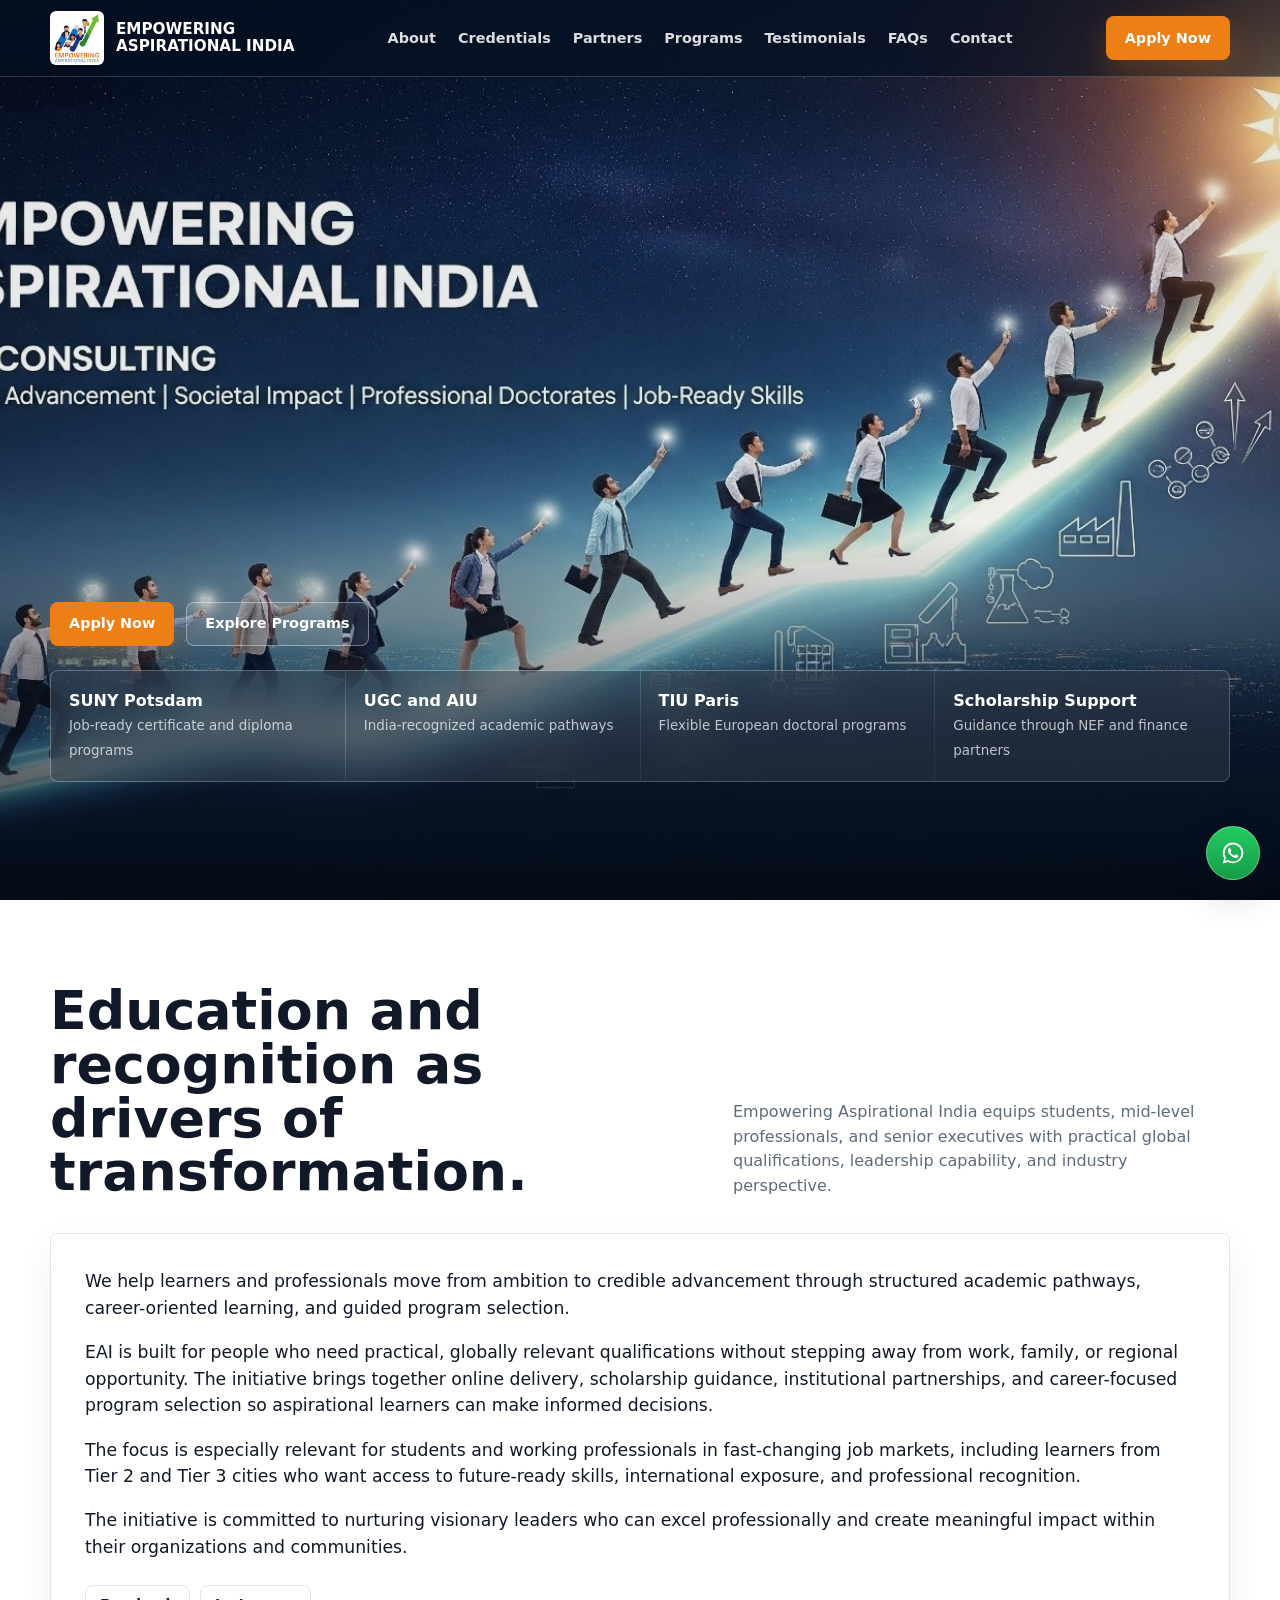
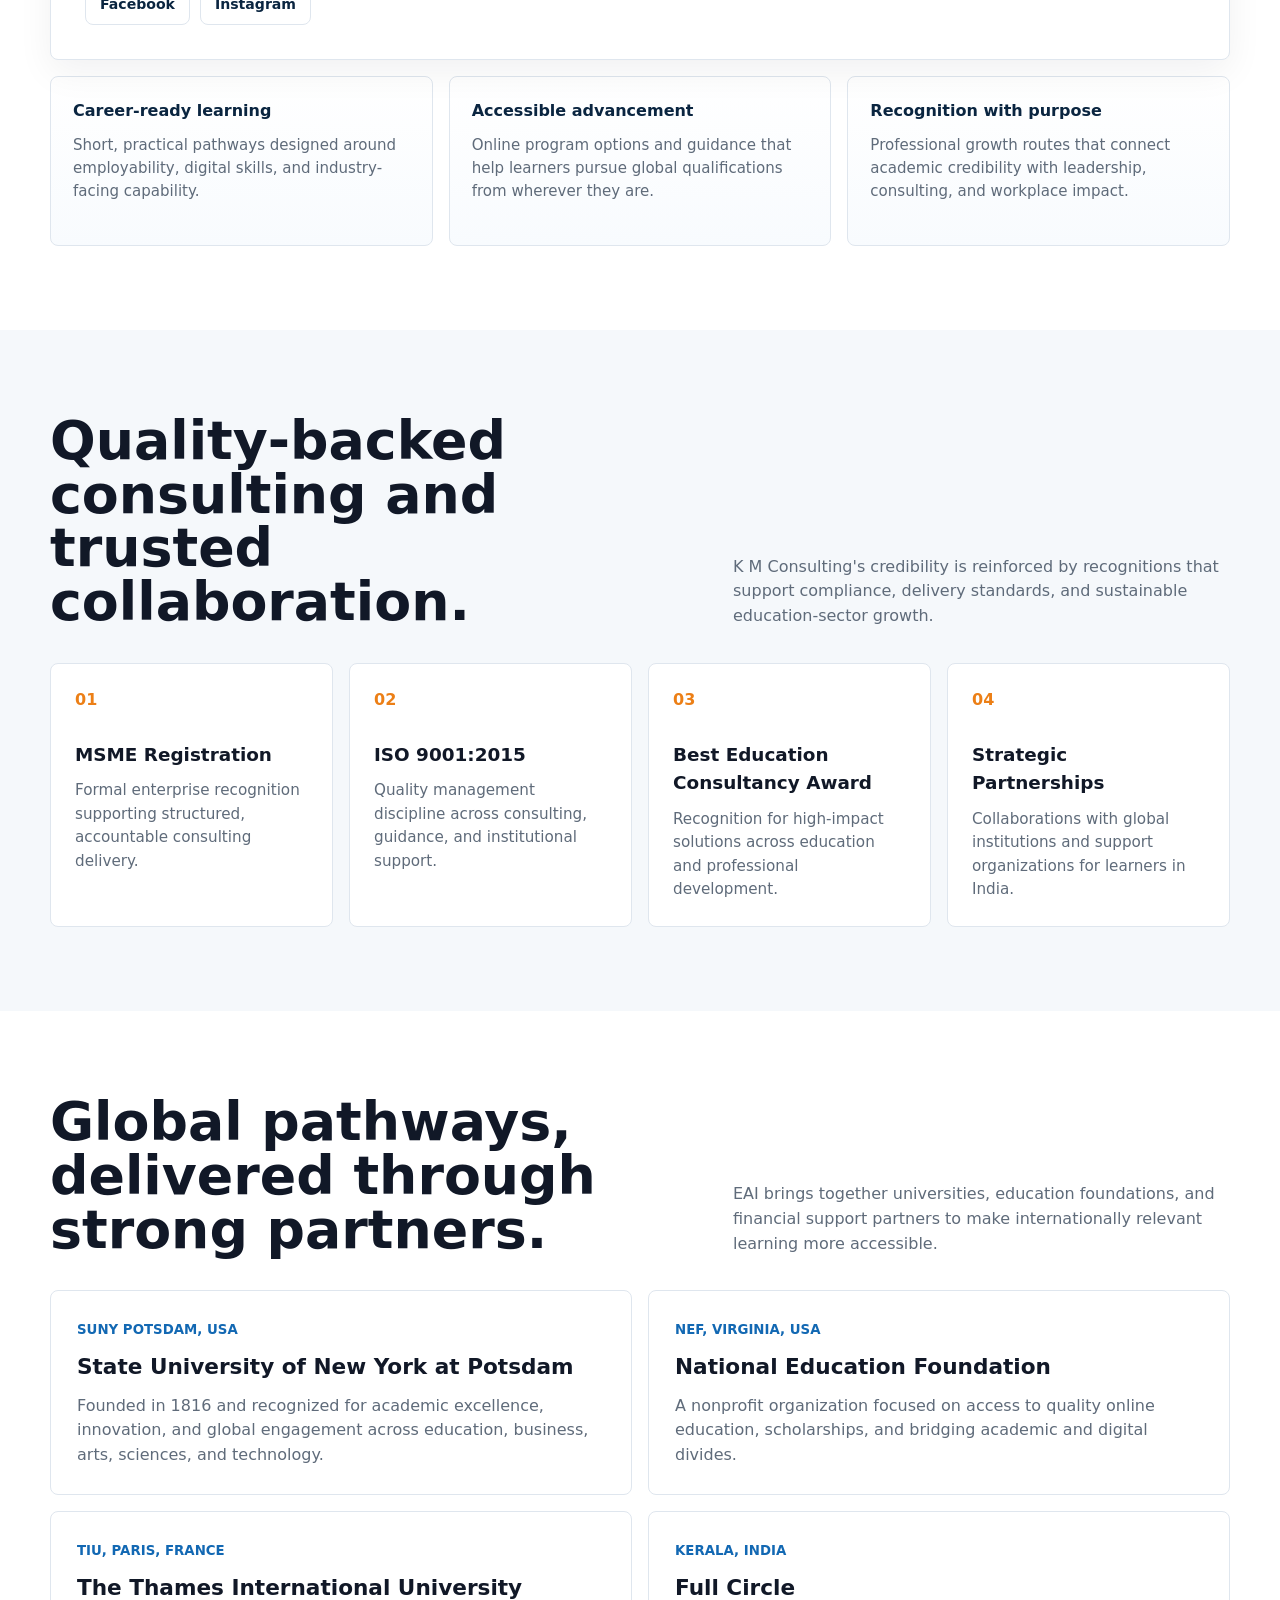
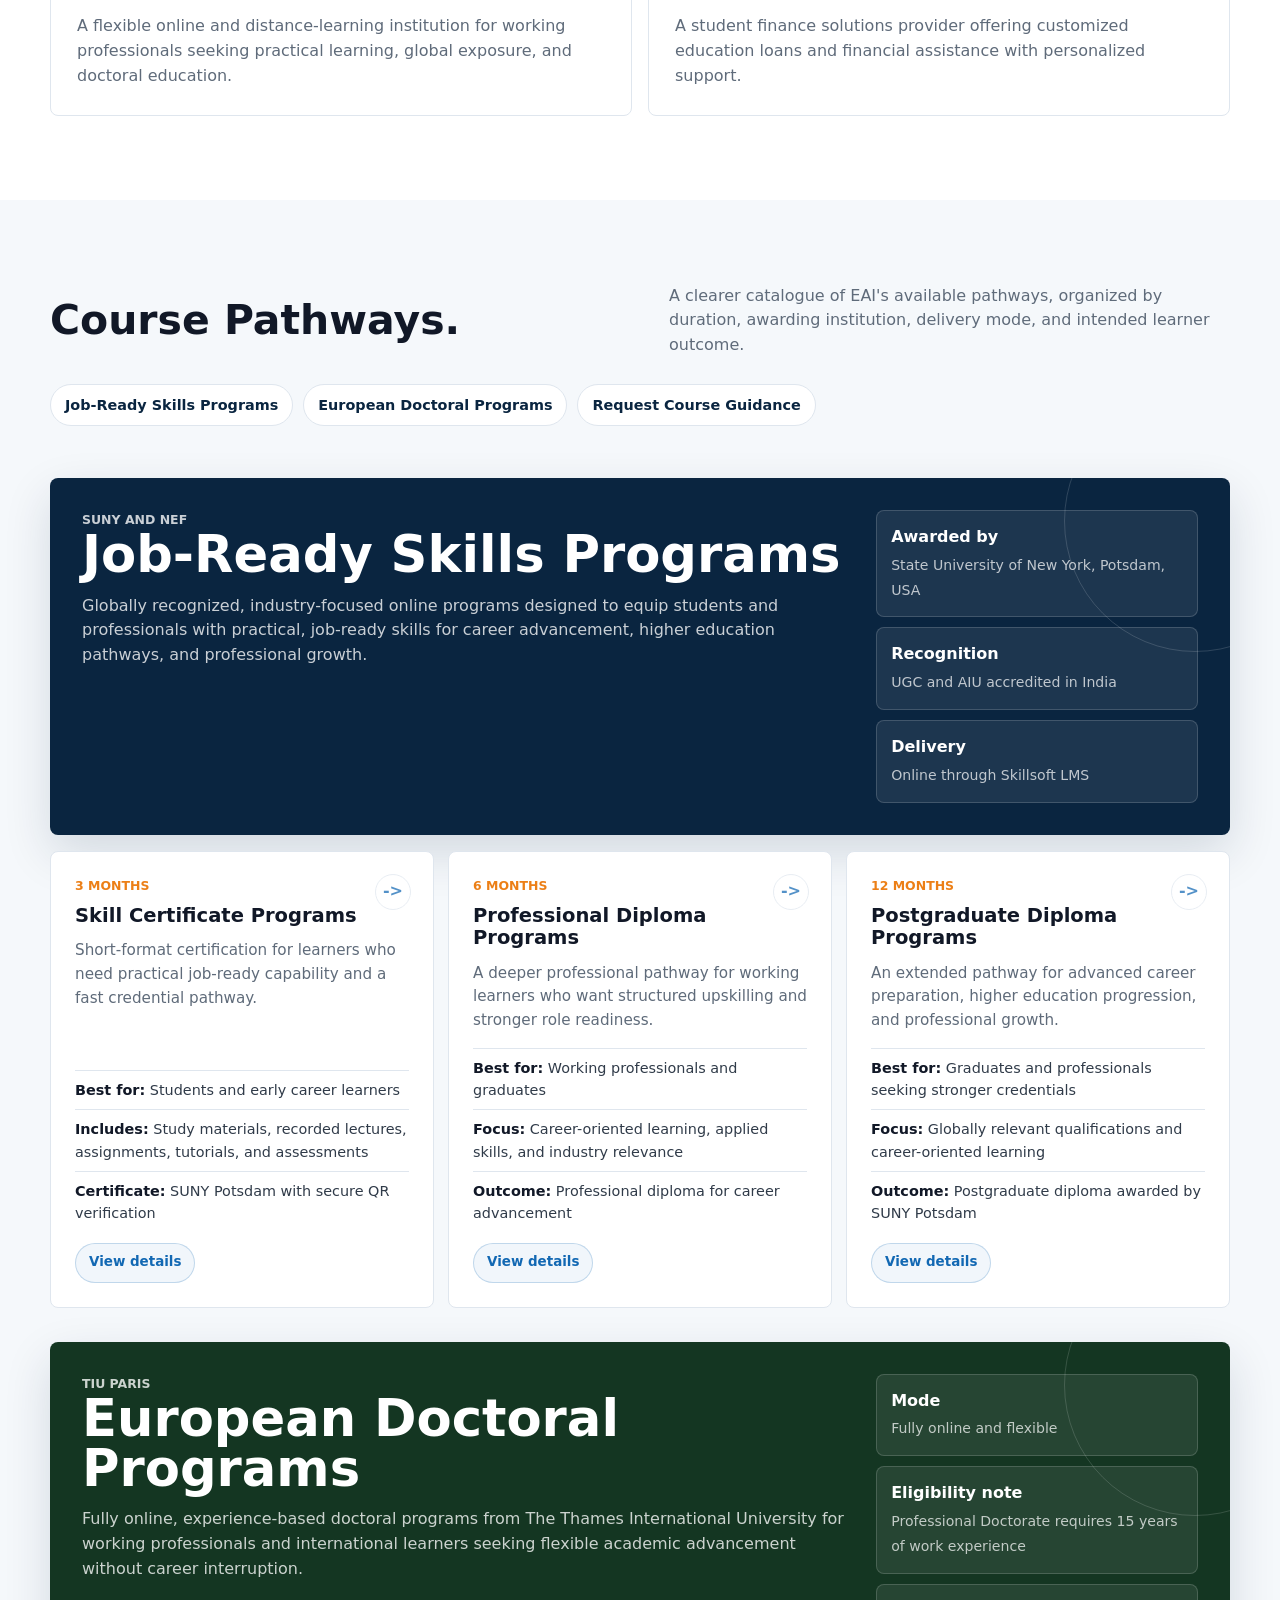
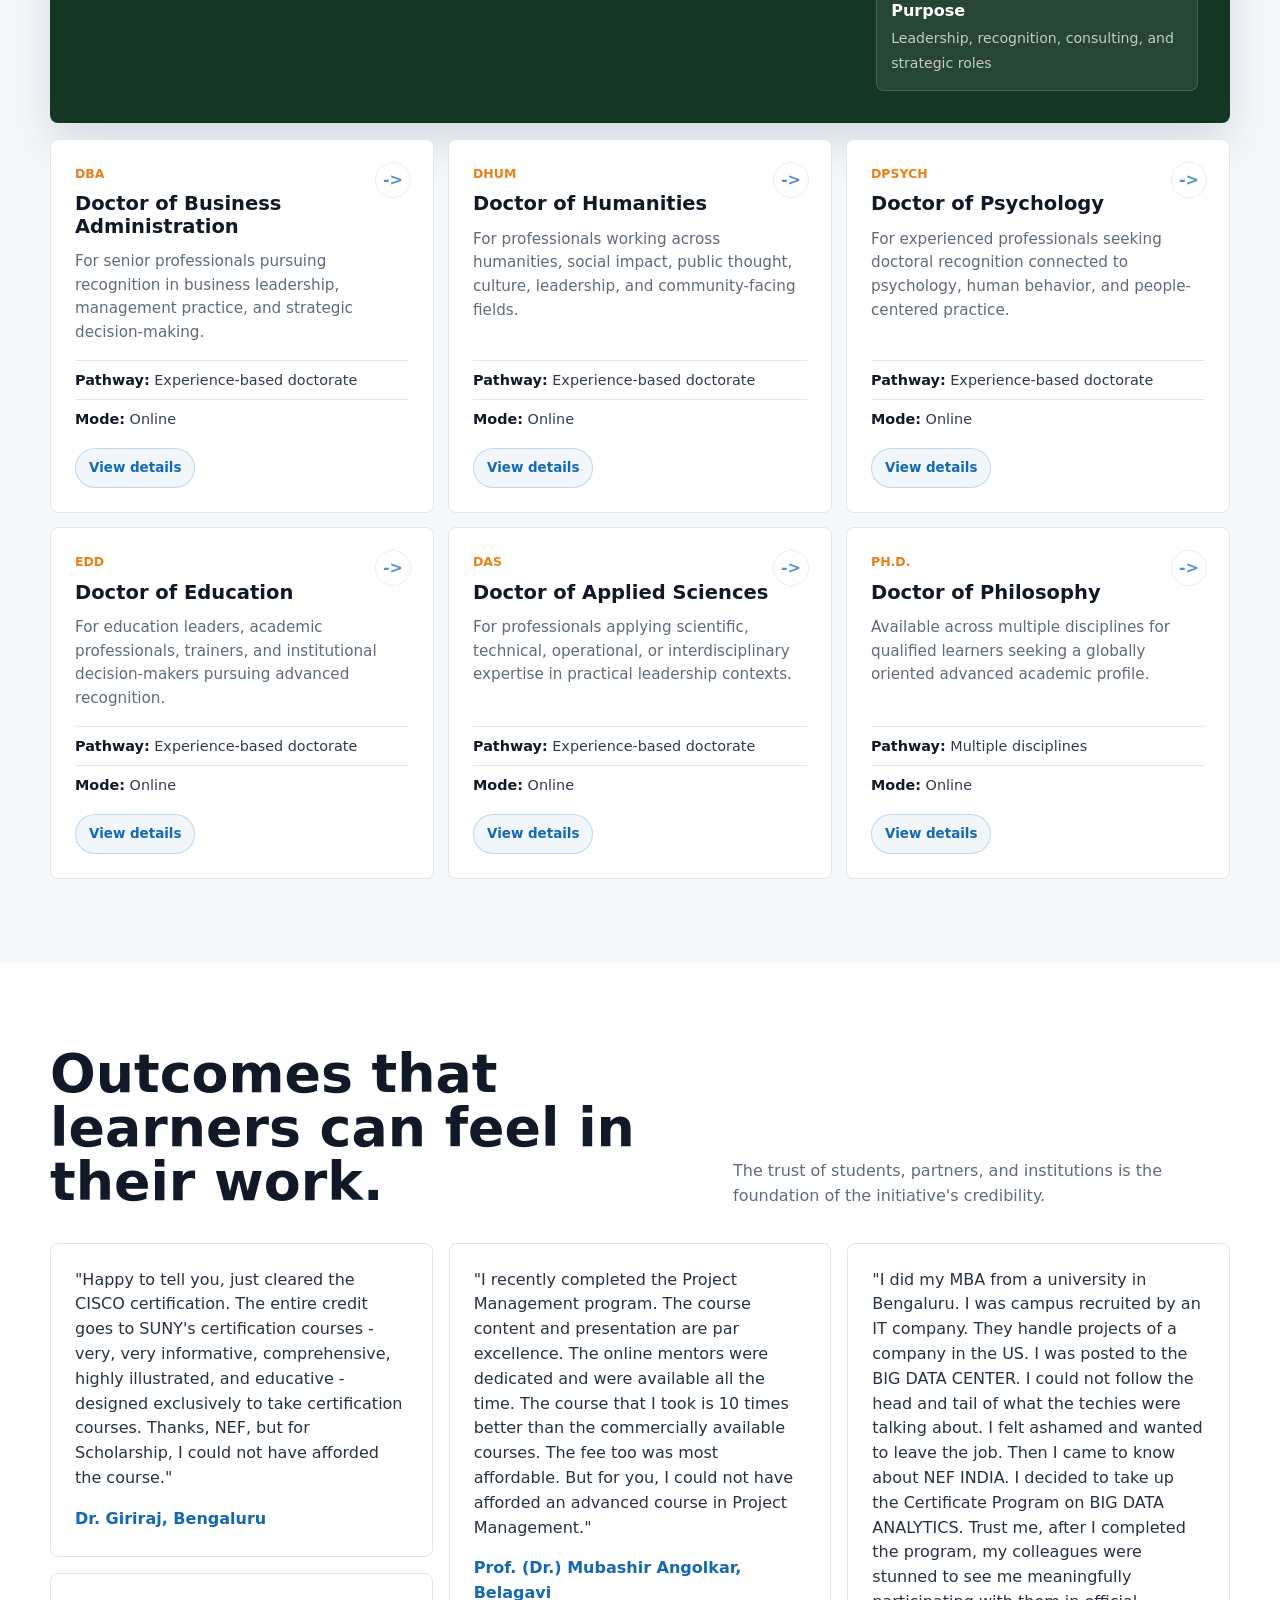
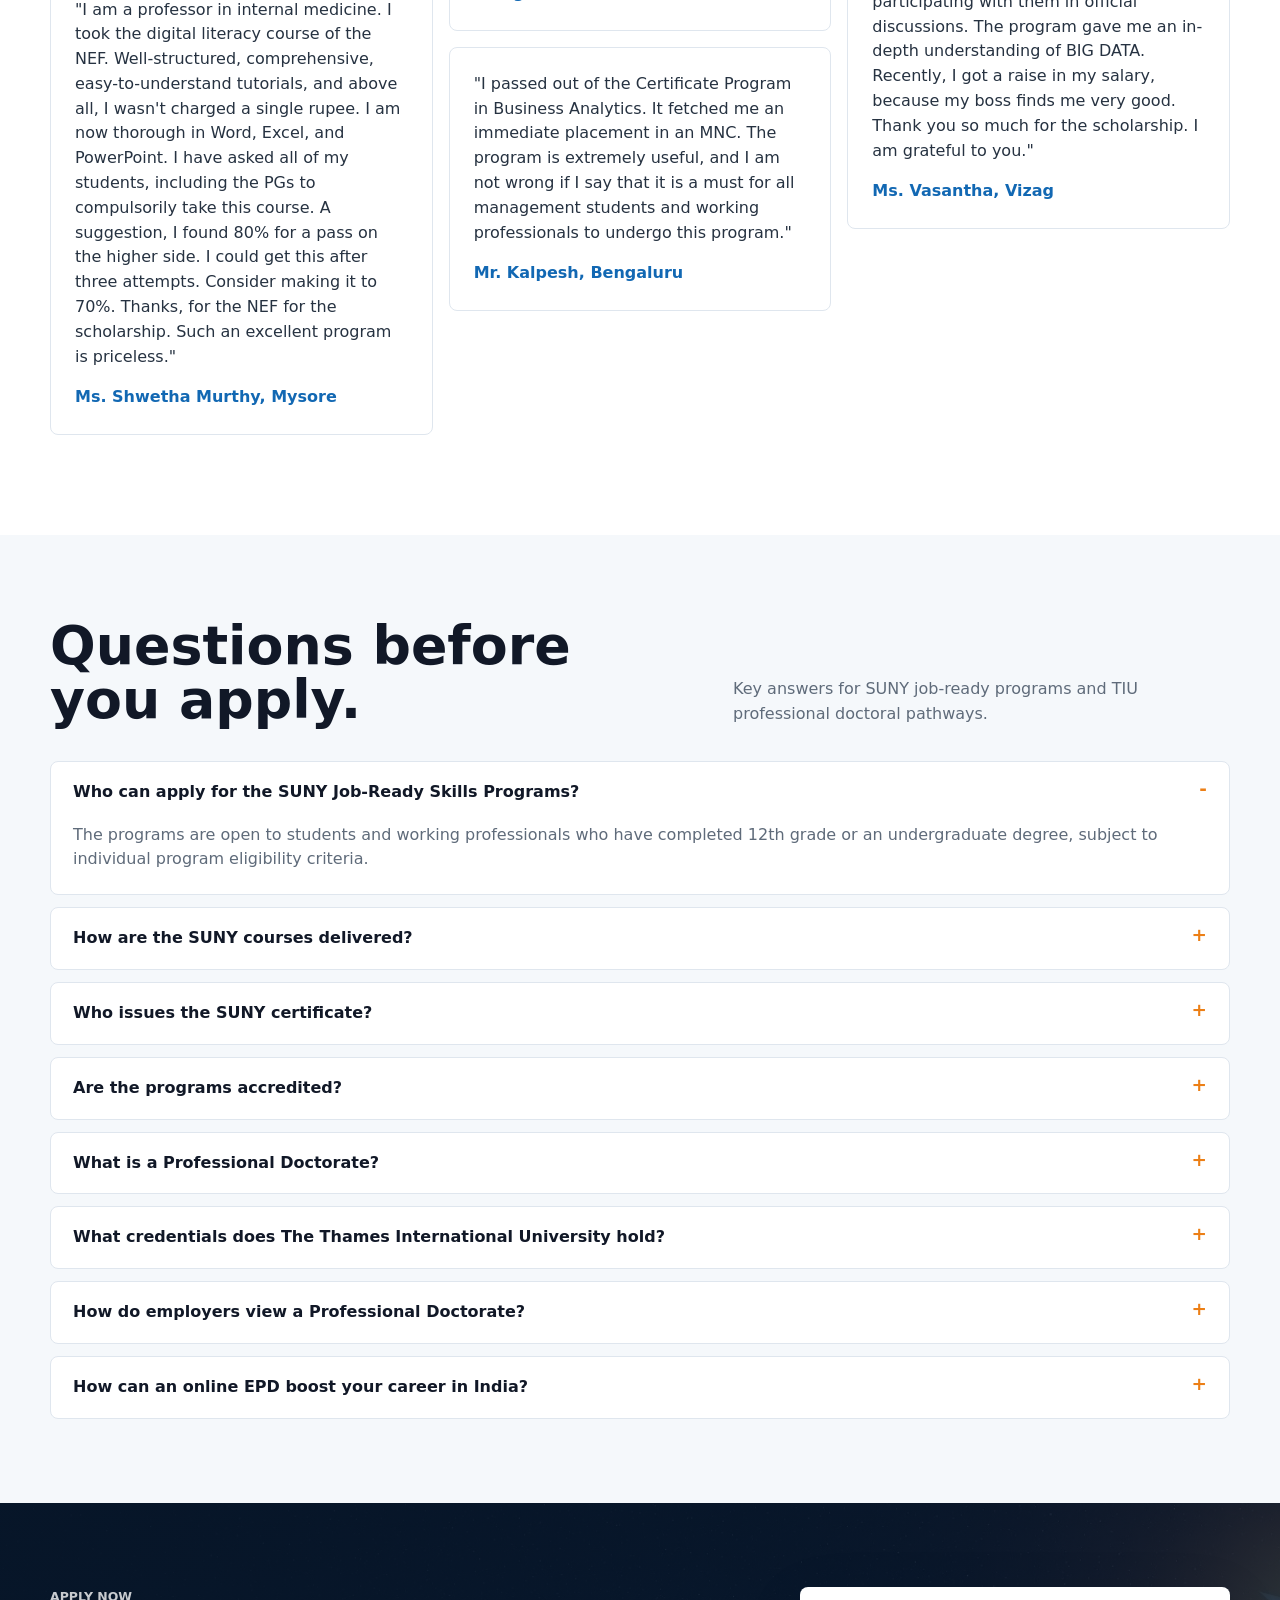
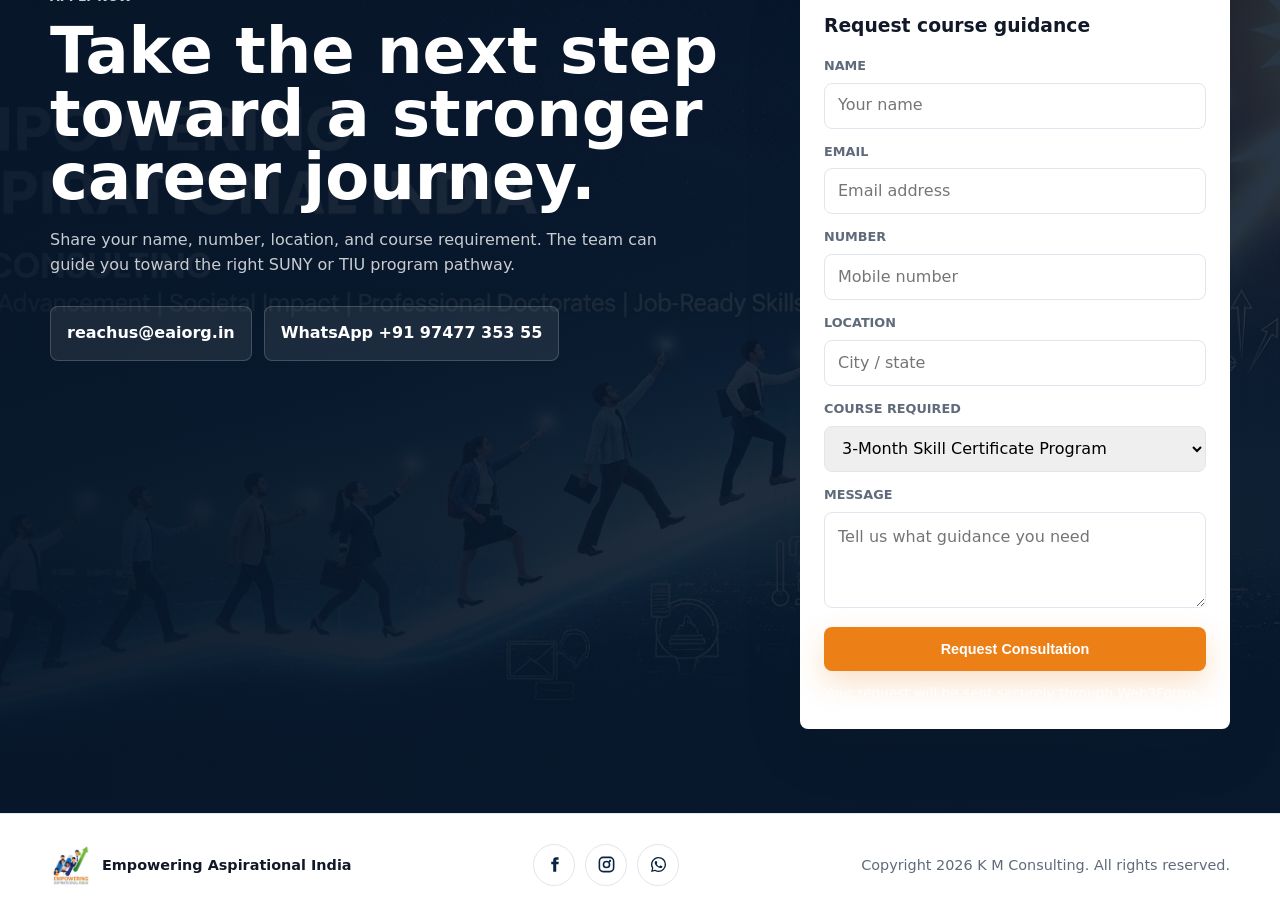
<file: index.html>
<!doctype html>
<html lang="en">
  <head>
    <meta charset="utf-8" />
    <meta name="viewport" content="width=device-width, initial-scale=1" />
    <title>Empowering Aspirational India | Job-Ready Skills & Doctoral Programs</title>
    <link rel="icon" href="assets/logo.jpeg" />
    <link rel="canonical" href="https://www.eaiorg.in/" />
    <link rel="alternate" type="text/markdown" href="https://www.eaiorg.in/llms.txt" title="LLM-readable website summary" />
    <link rel="preload" as="image" href="assets/hero.jpeg" fetchpriority="high" />
    <meta
      name="description"
      content="Explore online SUNY skill certificates, professional diplomas, postgraduate diplomas, and European doctoral pathways with Empowering Aspirational India."
    />
    <meta name="robots" content="index, follow, max-image-preview:large, max-snippet:-1, max-video-preview:-1" />
    <meta name="googlebot" content="index, follow, max-image-preview:large, max-snippet:-1, max-video-preview:-1" />
    <meta name="author" content="K M Consulting" />
    <meta name="publisher" content="Empowering Aspirational India" />
    <meta name="theme-color" content="#0a2540" />
    <meta name="application-name" content="Empowering Aspirational India" />
    <meta
      name="keywords"
      content="Empowering Aspirational India, EAI, K M Consulting, SUNY Potsdam certificate programs, job-ready skills programs India, professional diploma programs, postgraduate diploma programs, European doctoral programs, online doctorate India, DBA, EdD, PhD"
    />
    <link rel="alternate" hreflang="en-IN" href="https://www.eaiorg.in/" />
    <link rel="alternate" hreflang="x-default" href="https://www.eaiorg.in/" />
    <meta property="og:type" content="website" />
    <meta property="og:site_name" content="Empowering Aspirational India" />
    <meta property="og:title" content="Empowering Aspirational India | Job-Ready Skills & Doctoral Programs" />
    <meta
      property="og:description"
      content="Career-focused SUNY job-ready skills programs and flexible online European doctoral pathways through K M Consulting."
    />
    <meta property="og:url" content="https://www.eaiorg.in/" />
    <meta property="og:image" content="https://www.eaiorg.in/assets/hero.jpeg" />
    <meta property="og:image:secure_url" content="https://www.eaiorg.in/assets/hero.jpeg" />
    <meta property="og:image:type" content="image/jpeg" />
    <meta property="og:image:alt" content="Empowering Aspirational India career advancement hero artwork" />
    <meta property="og:locale" content="en_IN" />
    <meta name="twitter:card" content="summary_large_image" />
    <meta name="twitter:title" content="Empowering Aspirational India | Job-Ready Skills & Doctoral Programs" />
    <meta
      name="twitter:description"
      content="Explore SUNY certificates, professional diplomas, postgraduate diplomas, and online European doctoral pathways for professionals in India."
    />
    <meta name="twitter:image" content="https://www.eaiorg.in/assets/hero.jpeg" />
    <meta name="twitter:image:alt" content="Empowering Aspirational India career advancement hero artwork" />
    <script>
      (() => {
        if ("scrollRestoration" in history) {
          history.scrollRestoration = "manual";
        }

        const entry = performance.getEntriesByType("navigation")[0];
        if (entry && entry.type === "reload") {
          if (window.location.hash) {
            history.replaceState(null, "", window.location.pathname + window.location.search);
          }
          window.scrollTo(0, 0);
        }
      })();
    </script>
    <script type="application/ld+json">
      {
        "@context": "https://schema.org",
        "@graph": [
          {
            "@type": "EducationalOrganization",
            "@id": "https://www.eaiorg.in/#organization",
            "name": "Empowering Aspirational India",
            "alternateName": "EAI",
            "url": "https://www.eaiorg.in/",
            "logo": "https://www.eaiorg.in/assets/logo.jpeg",
            "image": "https://www.eaiorg.in/assets/hero.jpeg",
            "inLanguage": "en-IN",
            "description": "Empowering Aspirational India is an initiative by K M Consulting offering job-ready skills programs and doctoral pathways for students and professionals across India.",
            "parentOrganization": {
              "@type": "Organization",
              "name": "K M Consulting"
            },
            "email": "reachus@eaiorg.in",
            "telephone": "+91 97477 35355",
            "areaServed": {
              "@type": "Country",
              "name": "India"
            },
            "sameAs": [
              "https://www.facebook.com/EAIORGIN/",
              "https://www.instagram.com/eaiorgin/"
            ],
            "contactPoint": {
              "@type": "ContactPoint",
              "contactType": "Admissions and course enquiry",
              "telephone": "+91 97477 35355",
              "email": "reachus@eaiorg.in",
              "areaServed": "IN",
              "availableLanguage": ["English"]
            }
          },
          {
            "@type": "WebSite",
            "@id": "https://www.eaiorg.in/#website",
            "url": "https://www.eaiorg.in/",
            "name": "Empowering Aspirational India",
            "inLanguage": "en-IN",
            "publisher": {
              "@id": "https://www.eaiorg.in/#organization"
            }
          },
          {
            "@type": "WebPage",
            "@id": "https://www.eaiorg.in/#webpage",
            "url": "https://www.eaiorg.in/",
            "name": "Empowering Aspirational India | Job-Ready Skills & Doctoral Programs",
            "description": "Explore online SUNY skill certificates, professional diplomas, postgraduate diplomas, and European doctoral pathways with Empowering Aspirational India.",
            "inLanguage": "en-IN",
            "isPartOf": {
              "@id": "https://www.eaiorg.in/#website"
            },
            "publisher": {
              "@id": "https://www.eaiorg.in/#organization"
            },
            "about": {
              "@id": "https://www.eaiorg.in/#organization"
            },
            "primaryImageOfPage": {
              "@type": "ImageObject",
              "url": "https://www.eaiorg.in/assets/hero.jpeg"
            }
          }
        ]
      }
    </script>
    <script type="application/ld+json">
      {
        "@context": "https://schema.org",
        "@type": "ItemList",
        "@id": "https://www.eaiorg.in/#course-list",
        "name": "Empowering Aspirational India Course Pathways",
        "itemListElement": [
          {
            "@type": "ListItem",
            "position": 1,
            "url": "https://www.eaiorg.in/courses/skill-certificate/",
            "item": {
              "@type": "Course",
              "@id": "https://www.eaiorg.in/courses/skill-certificate/",
              "url": "https://www.eaiorg.in/courses/skill-certificate/",
              "name": "3-Month Skill Certificate Programs",
              "description": "3-month online SUNY skill certificate pathway.",
              "courseMode": "online",
              "educationalCredentialAwarded": "Skill Certificate",
              "provider": {
                "@type": "Organization",
                "name": "State University of New York at Potsdam",
                "sameAs": "https://www.potsdam.edu/"
              }
            }
          },
          {
            "@type": "ListItem",
            "position": 2,
            "url": "https://www.eaiorg.in/courses/professional-diploma/",
            "item": {
              "@type": "Course",
              "@id": "https://www.eaiorg.in/courses/professional-diploma/",
              "url": "https://www.eaiorg.in/courses/professional-diploma/",
              "name": "6-Month Professional Diploma Programs",
              "description": "6-month online professional diploma pathway.",
              "courseMode": "online",
              "educationalCredentialAwarded": "Professional Diploma",
              "provider": {
                "@type": "Organization",
                "name": "State University of New York at Potsdam",
                "sameAs": "https://www.potsdam.edu/"
              }
            }
          },
          {
            "@type": "ListItem",
            "position": 3,
            "url": "https://www.eaiorg.in/courses/postgraduate-diploma/",
            "item": {
              "@type": "Course",
              "@id": "https://www.eaiorg.in/courses/postgraduate-diploma/",
              "url": "https://www.eaiorg.in/courses/postgraduate-diploma/",
              "name": "12-Month Postgraduate Diploma Programs",
              "description": "12-month online postgraduate diploma pathway.",
              "courseMode": "online",
              "educationalCredentialAwarded": "Postgraduate Diploma",
              "provider": {
                "@type": "Organization",
                "name": "State University of New York at Potsdam",
                "sameAs": "https://www.potsdam.edu/"
              }
            }
          },
          {
            "@type": "ListItem",
            "position": 4,
            "url": "https://www.eaiorg.in/doctoral-programs/dba/",
            "item": {
              "@type": "Course",
              "@id": "https://www.eaiorg.in/doctoral-programs/dba/",
              "url": "https://www.eaiorg.in/doctoral-programs/dba/",
              "name": "Doctor of Business Administration",
              "description": "Online experience-based business doctorate.",
              "courseMode": "online",
              "educationalCredentialAwarded": "Doctor of Business Administration",
              "provider": {
                "@type": "Organization",
                "name": "The Thames International University",
                "url": "https://www.eaiorg.in/#doctoral"
              }
            }
          },
          {
            "@type": "ListItem",
            "position": 5,
            "url": "https://www.eaiorg.in/doctoral-programs/dhum/",
            "item": {
              "@type": "Course",
              "@id": "https://www.eaiorg.in/doctoral-programs/dhum/",
              "url": "https://www.eaiorg.in/doctoral-programs/dhum/",
              "name": "Doctor of Humanities",
              "description": "Online experience-based humanities doctorate.",
              "courseMode": "online",
              "educationalCredentialAwarded": "Doctor of Humanities",
              "provider": {
                "@type": "Organization",
                "name": "The Thames International University",
                "url": "https://www.eaiorg.in/#doctoral"
              }
            }
          },
          {
            "@type": "ListItem",
            "position": 6,
            "url": "https://www.eaiorg.in/doctoral-programs/dpsych/",
            "item": {
              "@type": "Course",
              "@id": "https://www.eaiorg.in/doctoral-programs/dpsych/",
              "url": "https://www.eaiorg.in/doctoral-programs/dpsych/",
              "name": "Doctor of Psychology",
              "description": "Online experience-based psychology doctorate.",
              "courseMode": "online",
              "educationalCredentialAwarded": "Doctor of Psychology",
              "provider": {
                "@type": "Organization",
                "name": "The Thames International University",
                "url": "https://www.eaiorg.in/#doctoral"
              }
            }
          },
          {
            "@type": "ListItem",
            "position": 7,
            "url": "https://www.eaiorg.in/doctoral-programs/edd/",
            "item": {
              "@type": "Course",
              "@id": "https://www.eaiorg.in/doctoral-programs/edd/",
              "url": "https://www.eaiorg.in/doctoral-programs/edd/",
              "name": "Doctor of Education",
              "description": "Online experience-based education doctorate.",
              "courseMode": "online",
              "educationalCredentialAwarded": "Doctor of Education",
              "provider": {
                "@type": "Organization",
                "name": "The Thames International University",
                "url": "https://www.eaiorg.in/#doctoral"
              }
            }
          },
          {
            "@type": "ListItem",
            "position": 8,
            "url": "https://www.eaiorg.in/doctoral-programs/das/",
            "item": {
              "@type": "Course",
              "@id": "https://www.eaiorg.in/doctoral-programs/das/",
              "url": "https://www.eaiorg.in/doctoral-programs/das/",
              "name": "Doctor of Applied Sciences",
              "description": "Online applied sciences doctoral pathway.",
              "courseMode": "online",
              "educationalCredentialAwarded": "Doctor of Applied Sciences",
              "provider": {
                "@type": "Organization",
                "name": "The Thames International University",
                "url": "https://www.eaiorg.in/#doctoral"
              }
            }
          },
          {
            "@type": "ListItem",
            "position": 9,
            "url": "https://www.eaiorg.in/doctoral-programs/phd/",
            "item": {
              "@type": "Course",
              "@id": "https://www.eaiorg.in/doctoral-programs/phd/",
              "url": "https://www.eaiorg.in/doctoral-programs/phd/",
              "name": "Doctor of Philosophy",
              "description": "Online Ph.D. pathway across multiple disciplines.",
              "courseMode": "online",
              "educationalCredentialAwarded": "Doctor of Philosophy",
              "provider": {
                "@type": "Organization",
                "name": "The Thames International University",
                "url": "https://www.eaiorg.in/#doctoral"
              }
            }
          }
        ]
      }
    </script>
    <script type="application/ld+json">
      {
        "@context": "https://schema.org",
        "@type": "FAQPage",
        "@id": "https://www.eaiorg.in/#faq",
        "mainEntity": [
          {
            "@type": "Question",
            "name": "Who can apply for the SUNY Job-Ready Skills Programs?",
            "acceptedAnswer": {
              "@type": "Answer",
              "text": "The programs are open to students and working professionals who have completed 12th grade or an undergraduate degree, subject to individual program eligibility criteria."
            }
          },
          {
            "@type": "Question",
            "name": "How are the SUNY courses delivered?",
            "acceptedAnswer": {
              "@type": "Answer",
              "text": "Courses are delivered online through the Skillsoft LMS, with study materials, recorded lectures, assignments, tutorials, and assessments."
            }
          },
          {
            "@type": "Question",
            "name": "Who issues the SUNY certificate?",
            "acceptedAnswer": {
              "@type": "Answer",
              "text": "Certificates are awarded directly by State University of New York, Potsdam and include a secure QR code for verification."
            }
          },
          {
            "@type": "Question",
            "name": "Are the programs accredited?",
            "acceptedAnswer": {
              "@type": "Answer",
              "text": "Yes. The programs are recognized by the University Grants Commission (UGC) and Association of Indian Universities (AIU)."
            }
          },
          {
            "@type": "Question",
            "name": "What is a Professional Doctorate?",
            "acceptedAnswer": {
              "@type": "Answer",
              "text": "A Professional Doctorate is awarded based on a candidate's professional experience and requires a minimum of 15 years of work experience."
            }
          },
          {
            "@type": "Question",
            "name": "What credentials does The Thames International University hold?",
            "acceptedAnswer": {
              "@type": "Answer",
              "text": "TIU, based in Paris, is a private institution operating under France's legal framework. As an independent hors contrat university, it is authorized by the French Ministry of National Education to deliver online English-language programs, including EPDs, for global professionals."
            }
          },
          {
            "@type": "Question",
            "name": "How do employers view a Professional Doctorate?",
            "acceptedAnswer": {
              "@type": "Answer",
              "text": "Professional Doctorates are increasingly valued by employers worldwide for their focus on leadership, innovation, practical expertise, strategic thinking, and industry relevance."
            }
          },
          {
            "@type": "Question",
            "name": "How can an online EPD boost your career in India?",
            "acceptedAnswer": {
              "@type": "Answer",
              "text": "An online European Professional Doctorate enhances global academic profile and professional credibility, supporting advancement into leadership, consulting, and specialized strategic roles."
            }
          }
        ]
      }
    </script>
    <style>
      :root {
        --ink: #111827;
        --muted: #5f6b7a;
        --line: #dfe6ee;
        --paper: #ffffff;
        --mist: #f5f8fb;
        --navy: #0a2540;
        --blue: #1268b3;
        --green: #68a82f;
        --orange: #ec7f16;
        --shadow: 0 18px 60px rgba(17, 24, 39, 0.12);
        --radius: 8px;
      }

      * {
        box-sizing: border-box;
      }

      html {
        scroll-behavior: smooth;
        scroll-padding-top: 88px;
      }

      body {
        margin: 0;
        color: var(--ink);
        background: var(--paper);
        font-family:
          Inter, ui-sans-serif, system-ui, -apple-system, BlinkMacSystemFont,
          "Segoe UI", sans-serif;
        line-height: 1.55;
        overflow-x: hidden;
      }

      img {
        max-width: 100%;
        display: block;
      }

      a {
        color: inherit;
        text-decoration: none;
      }

      .site-header {
        position: fixed;
        inset: 0 0 auto;
        z-index: 50;
        border-bottom: 1px solid rgba(255, 255, 255, 0.18);
        background: rgba(4, 16, 34, 0.58);
        backdrop-filter: blur(18px);
        transition:
          background 260ms ease,
          border-color 260ms ease,
          box-shadow 260ms ease;
      }

      .site-header.scrolled {
        border-color: rgba(255, 255, 255, 0.1);
        background: rgba(4, 16, 34, 0.88);
        box-shadow: 0 12px 38px rgba(0, 0, 0, 0.18);
      }

      .nav {
        width: min(1180px, calc(100% - 32px));
        min-height: 76px;
        margin: 0 auto;
        display: flex;
        align-items: center;
        justify-content: space-between;
        gap: 22px;
      }

      .brand {
        display: flex;
        align-items: center;
        gap: 12px;
        min-width: 205px;
        transition: transform 220ms ease;
      }

      .brand:hover {
        transform: translateY(-1px);
      }

      .brand img {
        width: 54px;
        height: 54px;
        object-fit: cover;
        border-radius: 6px;
        background: #fff;
      }

      .brand span {
        color: #fff;
        font-weight: 800;
        font-size: 0.95rem;
        line-height: 1.1;
        text-transform: uppercase;
      }

      .nav-links {
        display: flex;
        align-items: center;
        gap: 22px;
        color: rgba(255, 255, 255, 0.86);
        font-size: 0.9rem;
        font-weight: 650;
      }

      .nav-links a {
        position: relative;
        transition: color 180ms ease;
      }

      .nav-links a::after {
        content: "";
        position: absolute;
        left: 0;
        right: 0;
        bottom: -8px;
        height: 2px;
        background: var(--orange);
        transform: scaleX(0);
        transform-origin: left;
        transition: transform 220ms ease;
      }

      .nav-links a:hover {
        color: #fff;
      }

      .nav-links a:hover::after {
        transform: scaleX(1);
      }

      .nav-actions {
        display: flex;
        align-items: center;
        gap: 10px;
      }

      .menu-toggle {
        display: none;
        width: 42px;
        height: 42px;
        border: 1px solid rgba(255, 255, 255, 0.28);
        border-radius: 8px;
        background: rgba(255, 255, 255, 0.08);
        color: #fff;
        font-size: 1.35rem;
        cursor: pointer;
        transition:
          transform 220ms ease,
          background 220ms ease;
      }

      .menu-toggle:hover {
        background: rgba(255, 255, 255, 0.14);
        transform: translateY(-1px);
      }

      .button {
        display: inline-flex;
        align-items: center;
        justify-content: center;
        min-height: 44px;
        padding: 0 18px;
        border: 1px solid transparent;
        border-radius: 8px;
        font-weight: 800;
        font-size: 0.9rem;
        cursor: pointer;
        transition:
          transform 220ms ease,
          box-shadow 220ms ease,
          border-color 220ms ease,
          background 220ms ease;
      }

      .button:hover {
        transform: translateY(-2px);
      }

      .button:active {
        transform: translateY(0);
      }

      .button.primary {
        color: #fff;
        background: var(--orange);
        box-shadow: 0 12px 30px rgba(236, 127, 22, 0.24);
      }

      .button.primary:hover {
        box-shadow: 0 16px 38px rgba(236, 127, 22, 0.34);
      }

      .button.secondary {
        color: #fff;
        border-color: rgba(255, 255, 255, 0.38);
        background: rgba(255, 255, 255, 0.08);
      }

      .button.secondary:hover {
        border-color: rgba(255, 255, 255, 0.62);
        background: rgba(255, 255, 255, 0.14);
      }

      .hero {
        min-height: 100svh;
        position: relative;
        display: grid;
        align-items: end;
        overflow: hidden;
        color: #fff;
        background: #06172c;
      }

      .hero::before {
        content: "";
        position: absolute;
        inset: 0;
        background:
          linear-gradient(180deg, rgba(2, 8, 18, 0.1) 0%, rgba(2, 8, 18, 0.06) 58%, rgba(2, 8, 18, 0.88) 100%),
          url("assets/hero.jpeg") center / cover no-repeat;
        transform: scale(1.02);
        animation: heroSettle 1400ms cubic-bezier(0.16, 1, 0.3, 1) forwards;
      }

      .hero-inner {
        position: relative;
        width: min(1180px, calc(100% - 32px));
        margin: 0 auto;
        padding: 140px 0 34px;
      }

      .hero-copy {
        width: min(760px, 100%);
        margin-bottom: 24px;
      }

      .hero .eyebrow,
      .hero-copy > p {
        display: none;
      }

      .eyebrow {
        color: var(--orange);
        font-weight: 850;
        letter-spacing: 0;
        text-transform: uppercase;
        font-size: 0.78rem;
        margin: 0 0 14px;
      }

      h1,
      h2,
      h3,
      p {
        margin-top: 0;
      }

      h1 {
        position: absolute;
        width: 1px;
        height: 1px;
        overflow: hidden;
        clip: rect(0 0 0 0);
        white-space: nowrap;
      }

      section:not(.hero) .hero-copy > p {
        max-width: 650px;
        margin-bottom: 18px;
        color: rgba(255, 255, 255, 0.88);
        font-size: clamp(1rem, 1.4vw, 1.2rem);
      }

      .hero-actions {
        display: flex;
        align-items: center;
        gap: 12px;
        flex-wrap: wrap;
        margin-bottom: 0;
        animation: riseIn 760ms 220ms cubic-bezier(0.16, 1, 0.3, 1) both;
      }

      .trust-row {
        display: grid;
        grid-template-columns: repeat(4, minmax(0, 1fr));
        gap: 1px;
        overflow: hidden;
        border: 1px solid rgba(255, 255, 255, 0.16);
        border-radius: var(--radius);
        background: rgba(255, 255, 255, 0.14);
        backdrop-filter: blur(18px);
        animation: riseIn 760ms 360ms cubic-bezier(0.16, 1, 0.3, 1) both;
      }

      .trust-item {
        padding: 18px;
        background: rgba(5, 17, 34, 0.34);
        transition:
          background 220ms ease,
          transform 220ms ease;
      }

      .trust-item:hover {
        background: rgba(5, 17, 34, 0.48);
      }

      .trust-item strong {
        display: block;
        color: #fff;
        font-size: 1rem;
      }

      .trust-item span {
        color: rgba(255, 255, 255, 0.72);
        font-size: 0.84rem;
      }

      main {
        background: var(--paper);
      }

      section {
        padding: 84px 0;
      }

      .reveal {
        opacity: 0;
        transform: translateY(24px);
        transition:
          opacity 680ms cubic-bezier(0.16, 1, 0.3, 1),
          transform 680ms cubic-bezier(0.16, 1, 0.3, 1);
      }

      .reveal.is-visible {
        opacity: 1;
        transform: translateY(0);
      }

      .container {
        width: min(1180px, calc(100% - 32px));
        margin: 0 auto;
      }

      .section-head {
        display: grid;
        grid-template-columns: minmax(0, 0.9fr) minmax(280px, 0.7fr);
        gap: 44px;
        align-items: end;
        margin-bottom: 34px;
      }

      .section-head > * {
        min-width: 0;
      }

      .section-head h2 {
        margin-bottom: 0;
        font-size: clamp(2rem, 4.2vw, 4rem);
        line-height: 1;
        letter-spacing: 0;
      }

      .section-head p {
        margin-bottom: 0;
        color: var(--muted);
      }

      .section-head.compact {
        grid-template-columns: minmax(0, 0.82fr) minmax(280px, 0.8fr);
        align-items: center;
      }

      .section-head.compact h2 {
        font-size: clamp(2rem, 3.2vw, 3.2rem);
        line-height: 1.06;
      }

      .split {
        display: grid;
        grid-template-columns: minmax(0, 1fr);
        gap: 38px;
        align-items: start;
      }

      .about-main {
        display: grid;
        gap: 16px;
      }

      .panel {
        border: 1px solid var(--line);
        border-radius: var(--radius);
        background: #fff;
        box-shadow: 0 12px 36px rgba(17, 24, 39, 0.06);
        transition:
          transform 240ms ease,
          box-shadow 240ms ease,
          border-color 240ms ease;
      }

      .panel:hover,
      .card:hover,
      .partner-card:hover,
      blockquote:hover,
      details:hover {
        border-color: rgba(18, 104, 179, 0.28);
        box-shadow: 0 16px 46px rgba(17, 24, 39, 0.1);
        transform: translateY(-3px);
      }

      .about-copy {
        padding: 34px;
        font-size: 1.08rem;
      }

      .about-copy p:last-child {
        margin-bottom: 0;
      }

      .about-pillars {
        display: grid;
        grid-template-columns: repeat(3, minmax(0, 1fr));
        gap: 16px;
      }

      .about-pillar {
        min-height: 170px;
        padding: 22px;
        border: 1px solid var(--line);
        border-radius: var(--radius);
        background: linear-gradient(180deg, #ffffff 0%, #f8fbfe 100%);
        transition:
          transform 240ms ease,
          box-shadow 240ms ease,
          border-color 240ms ease;
      }

      .about-pillar:hover {
        border-color: rgba(18, 104, 179, 0.28);
        box-shadow: 0 16px 46px rgba(17, 24, 39, 0.1);
        transform: translateY(-3px);
      }

      .about-pillar strong {
        display: block;
        margin-bottom: 10px;
        color: var(--navy);
        font-size: 1rem;
      }

      .about-pillar p {
        margin-bottom: 0;
        color: var(--muted);
        font-size: 0.94rem;
      }

      .social-row {
        display: flex;
        flex-wrap: wrap;
        gap: 10px;
        margin-top: 24px;
      }

      .social-link {
        display: inline-flex;
        align-items: center;
        justify-content: center;
        min-height: 40px;
        padding: 0 14px;
        border: 1px solid var(--line);
        border-radius: 8px;
        color: var(--navy);
        background: #fff;
        font-weight: 850;
        font-size: 0.88rem;
        transition:
          transform 220ms ease,
          border-color 220ms ease,
          color 220ms ease;
      }

      .social-link:hover {
        color: var(--blue);
        border-color: rgba(18, 104, 179, 0.36);
        transform: translateY(-2px);
      }

      .mist {
        background: var(--mist);
      }

      .cards {
        display: grid;
        grid-template-columns: repeat(4, minmax(0, 1fr));
        gap: 16px;
      }

      .card {
        min-height: 205px;
        padding: 24px;
        border: 1px solid var(--line);
        border-radius: var(--radius);
        background: #fff;
        transition:
          transform 240ms ease,
          box-shadow 240ms ease,
          border-color 240ms ease;
      }

      .card-number {
        display: block;
        color: var(--orange);
        font-weight: 900;
        margin-bottom: 28px;
      }

      .card h3 {
        margin-bottom: 10px;
        font-size: 1.15rem;
      }

      .card p {
        color: var(--muted);
        font-size: 0.95rem;
        margin-bottom: 0;
      }

      .partners {
        display: grid;
        grid-template-columns: repeat(2, minmax(0, 1fr));
        gap: 16px;
      }

      .partner-card {
        padding: 26px;
        border: 1px solid var(--line);
        border-radius: var(--radius);
        background: #fff;
        transition:
          transform 240ms ease,
          box-shadow 240ms ease,
          border-color 240ms ease;
      }

      .partner-card small {
        color: var(--blue);
        font-weight: 900;
        text-transform: uppercase;
      }

      .partner-card h3 {
        margin: 8px 0 10px;
        font-size: 1.35rem;
      }

      .partner-card p {
        color: var(--muted);
        margin-bottom: 0;
      }

      .program-grid {
        display: grid;
        grid-template-columns: repeat(2, minmax(0, 1fr));
        gap: 18px;
      }

      .program {
        padding: 32px;
        border-radius: var(--radius);
        background: var(--navy);
        color: #fff;
        min-height: 390px;
        display: flex;
        flex-direction: column;
        justify-content: space-between;
        overflow: hidden;
        position: relative;
        transition:
          transform 260ms ease,
          box-shadow 260ms ease;
      }

      .program:hover {
        transform: translateY(-4px);
        box-shadow: 0 22px 58px rgba(10, 37, 64, 0.22);
      }

      .program:nth-child(2) {
        background: #143622;
      }

      .program::after {
        content: "";
        position: absolute;
        width: 220px;
        height: 220px;
        right: -76px;
        top: -60px;
        border: 1px solid rgba(255, 255, 255, 0.16);
        border-radius: 999px;
        transition:
          transform 520ms cubic-bezier(0.16, 1, 0.3, 1),
          opacity 520ms ease;
      }

      .program:hover::after {
        opacity: 0.72;
        transform: translate3d(-18px, 18px, 0) scale(1.08);
      }

      .program h3 {
        font-size: clamp(1.8rem, 3.4vw, 3rem);
        line-height: 1;
        margin-bottom: 18px;
      }

      .program p {
        color: rgba(255, 255, 255, 0.78);
        max-width: 560px;
      }

      .program ul {
        display: grid;
        gap: 10px;
        padding: 0;
        margin: 24px 0 0;
        list-style: none;
      }

      .program li {
        padding: 12px 14px;
        border: 1px solid rgba(255, 255, 255, 0.16);
        border-radius: 8px;
        background: rgba(255, 255, 255, 0.08);
        font-weight: 750;
      }

      .course-catalog {
        display: grid;
        gap: 34px;
      }

      .course-group {
        scroll-margin-top: 108px;
        display: grid;
        gap: 16px;
      }

      .course-tabs {
        display: flex;
        flex-wrap: wrap;
        gap: 10px;
        margin: -8px 0 18px;
      }

      .course-tab {
        display: inline-flex;
        align-items: center;
        justify-content: center;
        min-height: 42px;
        padding: 0 14px;
        border: 1px solid var(--line);
        border-radius: 999px;
        color: var(--navy);
        background: #fff;
        font-size: 0.9rem;
        font-weight: 850;
        transition:
          transform 220ms ease,
          border-color 220ms ease,
          color 220ms ease,
          box-shadow 220ms ease;
      }

      .course-tab:hover {
        color: var(--blue);
        border-color: rgba(18, 104, 179, 0.34);
        box-shadow: 0 12px 30px rgba(17, 24, 39, 0.08);
        transform: translateY(-2px);
      }

      .course-overview {
        display: grid;
        grid-template-columns: minmax(0, 1fr) minmax(260px, 0.42fr);
        gap: 28px;
        padding: 32px;
        border-radius: var(--radius);
        color: #fff;
        background: var(--navy);
        overflow: hidden;
        position: relative;
        box-shadow: 0 18px 48px rgba(10, 37, 64, 0.14);
      }

      .course-overview.green {
        background: #143622;
      }

      .course-overview::after {
        content: "";
        position: absolute;
        width: 260px;
        height: 260px;
        right: -96px;
        top: -88px;
        border: 1px solid rgba(255, 255, 255, 0.15);
        border-radius: 999px;
      }

      .course-overview h3 {
        margin-bottom: 14px;
        font-size: clamp(2rem, 4vw, 3.6rem);
        line-height: 0.98;
      }

      .course-overview p {
        color: rgba(255, 255, 255, 0.78);
        margin-bottom: 0;
      }

      .course-facts {
        display: grid;
        gap: 10px;
        align-self: stretch;
      }

      .course-fact {
        padding: 14px;
        border: 1px solid rgba(255, 255, 255, 0.16);
        border-radius: 8px;
        background: rgba(255, 255, 255, 0.08);
      }

      .course-fact strong {
        display: block;
        margin-bottom: 3px;
      }

      .course-fact span {
        color: rgba(255, 255, 255, 0.72);
        font-size: 0.88rem;
      }

      .course-grid,
      .doctorate-grid {
        display: grid;
        gap: 14px;
      }

      .course-grid {
        grid-template-columns: repeat(3, minmax(0, 1fr));
      }

      .doctorate-grid {
        grid-template-columns: repeat(3, minmax(0, 1fr));
      }

      .course-card,
      .doctorate-card {
        border: 1px solid var(--line);
        border-radius: var(--radius);
        background: #fff;
        transition:
          transform 240ms ease,
          box-shadow 240ms ease,
          border-color 240ms ease;
      }

      .course-card:hover,
      .doctorate-card:hover {
        border-color: rgba(18, 104, 179, 0.28);
        box-shadow: 0 16px 46px rgba(17, 24, 39, 0.1);
        transform: translateY(-3px);
      }

      .course-card,
      .doctorate-card {
        min-height: 300px;
        padding: 24px;
        display: flex;
        flex-direction: column;
        position: relative;
        cursor: pointer;
      }

      .course-card::after,
      .doctorate-card::after {
        content: "View details";
        display: inline-flex;
        align-items: center;
        justify-content: center;
        width: fit-content;
        min-height: 38px;
        margin-top: 18px;
        padding: 0 13px;
        border: 1px solid rgba(18, 104, 179, 0.22);
        border-radius: 999px;
        color: var(--blue);
        background: rgba(18, 104, 179, 0.06);
        font-size: 0.84rem;
        font-weight: 900;
        transition:
          color 220ms ease,
          background 220ms ease,
          border-color 220ms ease,
          transform 220ms ease;
      }

      .course-card::before,
      .doctorate-card::before {
        content: "->";
        position: absolute;
        right: 22px;
        top: 22px;
        display: grid;
        place-items: center;
        width: 34px;
        height: 34px;
        border: 1px solid var(--line);
        border-radius: 999px;
        color: var(--blue);
        background: #fff;
        font-weight: 900;
        opacity: 0.72;
        transition:
          opacity 220ms ease,
          transform 220ms ease,
          border-color 220ms ease,
          background 220ms ease;
      }

      .course-card:hover::after,
      .doctorate-card:hover::after,
      .course-card:focus-visible::after,
      .doctorate-card:focus-visible::after {
        color: #fff;
        border-color: var(--blue);
        background: var(--blue);
        transform: translateY(-1px);
      }

      .course-card:hover::before,
      .doctorate-card:hover::before,
      .course-card:focus-visible::before,
      .doctorate-card:focus-visible::before {
        opacity: 1;
        border-color: rgba(18, 104, 179, 0.32);
        background: rgba(18, 104, 179, 0.06);
        transform: translate(3px, -3px);
      }

      .course-card:focus-visible,
      .doctorate-card:focus-visible {
        outline: 3px solid rgba(18, 104, 179, 0.24);
        outline-offset: 3px;
      }

      .course-label {
        color: var(--orange);
        font-size: 0.78rem;
        font-weight: 900;
        text-transform: uppercase;
      }

      .course-card h4,
      .doctorate-card h4 {
        margin: 10px 0 12px;
        font-size: 1.22rem;
        line-height: 1.15;
      }

      .course-card p,
      .doctorate-card p {
        color: var(--muted);
        font-size: 0.95rem;
      }

      .detail-list {
        display: grid;
        gap: 8px;
        padding: 0;
        margin: auto 0 0;
        list-style: none;
      }

      .detail-list li {
        padding-top: 8px;
        border-top: 1px solid var(--line);
        color: #303b49;
        font-size: 0.9rem;
      }

      .detail-list strong {
        color: var(--ink);
      }

      .testimonial-grid {
        columns: 3 280px;
        column-gap: 16px;
      }

      blockquote {
        display: inline-block;
        width: 100%;
        margin: 0 0 16px;
        padding: 24px;
        break-inside: avoid;
        border: 1px solid var(--line);
        border-radius: var(--radius);
        background: #fff;
        transition:
          transform 240ms ease,
          box-shadow 240ms ease,
          border-color 240ms ease;
      }

      blockquote p {
        color: #263241;
      }

      blockquote cite {
        color: var(--blue);
        font-style: normal;
        font-weight: 850;
      }

      .faq-list {
        display: grid;
        gap: 12px;
      }

      details {
        border: 1px solid var(--line);
        border-radius: var(--radius);
        background: #fff;
        transition:
          transform 240ms ease,
          box-shadow 240ms ease,
          border-color 240ms ease;
      }

      summary {
        cursor: pointer;
        padding: 18px 22px;
        font-weight: 850;
        list-style: none;
      }

      summary::-webkit-details-marker {
        display: none;
      }

      summary::after {
        content: "+";
        float: right;
        color: var(--orange);
        font-size: 1.15rem;
        line-height: 1;
      }

      details[open] summary::after {
        content: "-";
      }

      details p {
        margin: 0;
        padding: 0 22px 22px;
        color: var(--muted);
      }

      .contact-band {
        color: #fff;
        background:
          linear-gradient(90deg, rgba(7, 22, 41, 0.96), rgba(7, 22, 41, 0.86)),
          url("assets/hero.jpeg") center / cover no-repeat;
      }

      .contact-layout {
        display: grid;
        grid-template-columns: minmax(0, 1fr) 430px;
        gap: 28px;
        align-items: start;
      }

      .contact-band h2 {
        font-size: clamp(2.2rem, 5vw, 5rem);
        line-height: 0.98;
        margin-bottom: 20px;
      }

      .contact-band p {
        color: rgba(255, 255, 255, 0.78);
        max-width: 650px;
      }

      .contact-details {
        display: flex;
        flex-wrap: wrap;
        gap: 12px;
        margin-top: 28px;
      }

      .contact-pill {
        padding: 14px 16px;
        border: 1px solid rgba(255, 255, 255, 0.18);
        border-radius: 8px;
        background: rgba(255, 255, 255, 0.08);
        font-weight: 800;
        transition:
          transform 220ms ease,
          background 220ms ease,
          border-color 220ms ease;
      }

      .contact-pill:hover {
        border-color: rgba(255, 255, 255, 0.34);
        background: rgba(255, 255, 255, 0.14);
        transform: translateY(-2px);
      }

      .form-panel {
        padding: 24px;
        border-radius: var(--radius);
        background: #fff;
        color: var(--ink);
        box-shadow: var(--shadow);
      }

      .form-panel h3 {
        margin-bottom: 16px;
      }

      .field {
        display: grid;
        gap: 7px;
        margin-bottom: 13px;
      }

      label {
        color: var(--muted);
        font-size: 0.8rem;
        font-weight: 800;
        text-transform: uppercase;
      }

      input,
      select,
      textarea {
        width: 100%;
        min-height: 46px;
        border: 1px solid var(--line);
        border-radius: 8px;
        padding: 0 13px;
        font: inherit;
        transition:
          border-color 180ms ease,
          box-shadow 180ms ease;
      }

      textarea {
        min-height: 96px;
        padding-top: 12px;
        resize: vertical;
      }

      input:focus,
      select:focus,
      textarea:focus {
        outline: none;
        border-color: rgba(18, 104, 179, 0.72);
        box-shadow: 0 0 0 4px rgba(18, 104, 179, 0.12);
      }

      .form-note {
        min-height: 22px;
        margin: 12px 0 0;
        color: var(--muted);
        font-size: 0.86rem;
      }

      .form-note.success {
        color: #166534;
      }

      .form-note.error {
        color: #b42318;
      }

      .form-submit {
        width: 100%;
        margin-top: 6px;
      }

      @keyframes heroSettle {
        from {
          opacity: 0.84;
          transform: scale(1.045);
        }

        to {
          opacity: 1;
          transform: scale(1);
        }
      }

      @keyframes riseIn {
        from {
          opacity: 0;
          transform: translateY(22px);
        }

        to {
          opacity: 1;
          transform: translateY(0);
        }
      }

      .footer {
        padding: 30px 0;
        border-top: 1px solid var(--line);
        background: #fff;
      }

      .footer-inner {
        width: min(1180px, calc(100% - 32px));
        margin: 0 auto;
        display: flex;
        justify-content: space-between;
        align-items: center;
        gap: 20px;
        color: var(--muted);
        font-size: 0.9rem;
      }

      .footer-links {
        display: flex;
        flex-wrap: wrap;
        gap: 10px;
      }

      .footer-links a {
        display: inline-grid;
        place-items: center;
        width: 42px;
        height: 42px;
        border: 1px solid var(--line);
        border-radius: 999px;
        color: var(--navy);
        background: #fff;
        transition:
          color 180ms ease,
          border-color 180ms ease,
          transform 180ms ease,
          box-shadow 180ms ease;
      }

      .footer-links a:hover {
        color: var(--blue);
        border-color: rgba(18, 104, 179, 0.36);
        box-shadow: 0 12px 28px rgba(17, 24, 39, 0.09);
        transform: translateY(-2px);
      }

      .footer-links svg {
        width: 19px;
        height: 19px;
        fill: currentColor;
      }

      .sr-only {
        position: absolute;
        width: 1px;
        height: 1px;
        padding: 0;
        margin: -1px;
        overflow: hidden;
        clip: rect(0 0 0 0);
        white-space: nowrap;
        border: 0;
      }

      .footer-logo {
        display: flex;
        align-items: center;
        gap: 10px;
        color: var(--ink);
        font-weight: 850;
      }

      .footer-logo img {
        width: 42px;
        height: 42px;
        object-fit: cover;
        border-radius: 6px;
      }

      .whatsapp-widget {
        position: fixed;
        right: 20px;
        bottom: 20px;
        z-index: 60;
        display: grid;
        place-items: center;
        width: 54px;
        height: 54px;
        border: 1px solid rgba(255, 255, 255, 0.34);
        border-radius: 999px;
        color: #fff;
        background:
          linear-gradient(180deg, rgba(37, 211, 102, 0.96), rgba(22, 163, 74, 0.96));
        box-shadow: 0 16px 36px rgba(16, 24, 40, 0.22);
        transition:
          transform 220ms ease,
          box-shadow 220ms ease,
          background 220ms ease;
      }

      .whatsapp-widget::after {
        content: "WhatsApp";
        position: absolute;
        right: 64px;
        top: 50%;
        padding: 8px 10px;
        border-radius: 8px;
        color: #fff;
        background: rgba(4, 16, 34, 0.9);
        font-size: 0.78rem;
        font-weight: 850;
        opacity: 0;
        pointer-events: none;
        transform: translate(8px, -50%);
        transition:
          opacity 180ms ease,
          transform 180ms ease;
        white-space: nowrap;
      }

      .whatsapp-widget:hover {
        box-shadow: 0 20px 44px rgba(16, 24, 40, 0.28);
        transform: translateY(-3px);
      }

      .whatsapp-widget:hover::after {
        opacity: 1;
        transform: translate(0, -50%);
      }

      .whatsapp-widget svg {
        width: 26px;
        height: 26px;
        fill: currentColor;
      }

      @media (max-width: 980px) {
        .nav {
          min-height: 68px;
        }

        .nav-links {
          position: absolute;
          left: 16px;
          right: 16px;
          top: 78px;
          pointer-events: none;
          opacity: 0;
          transform: translateY(-8px);
          flex-direction: column;
          align-items: stretch;
          gap: 0;
          padding: 10px;
          border: 1px solid rgba(255, 255, 255, 0.18);
          border-radius: var(--radius);
          background: rgba(4, 16, 34, 0.96);
          transition:
            opacity 220ms ease,
            transform 220ms ease;
        }

        .nav-links.open {
          pointer-events: auto;
          opacity: 1;
          transform: translateY(0);
          display: flex;
        }

        .nav-links a {
          padding: 13px 10px;
        }

        .menu-toggle {
          display: inline-flex;
          align-items: center;
          justify-content: center;
        }

        .section-head,
        .section-head.compact,
        .split,
        .contact-layout,
        .course-overview {
          grid-template-columns: 1fr;
        }

        .cards,
        .partners,
        .program-grid,
        .about-pillars,
        .course-grid,
        .doctorate-grid {
          grid-template-columns: repeat(2, minmax(0, 1fr));
        }
      }

      @media (max-width: 640px) {
        html {
          scroll-padding-top: 76px;
        }

        body {
          font-size: 0.96rem;
          line-height: 1.5;
        }

        .site-header {
          background: rgba(4, 16, 34, 0.94);
          backdrop-filter: blur(14px);
        }

        .nav,
        .container,
        .hero-inner,
        .footer-inner {
          width: min(100% - 28px, 1180px);
        }

        .nav {
          min-height: 64px;
          gap: 12px;
        }

        .brand {
          min-width: 0;
          gap: 10px;
        }

        .brand img {
          width: 42px;
          height: 42px;
        }

        .brand span {
          max-width: 168px;
          font-size: 0.76rem;
          line-height: 1.08;
        }

        .nav-actions .button {
          display: none;
        }

        .menu-toggle {
          width: 44px;
          height: 44px;
          flex: 0 0 44px;
          font-size: 1.28rem;
        }

        .nav-links {
          left: 14px;
          right: 14px;
          top: 72px;
          max-height: calc(100svh - 88px);
          overflow-y: auto;
          padding: 8px;
          box-shadow: 0 18px 48px rgba(0, 0, 0, 0.22);
        }

        .nav-links a {
          border-radius: 6px;
          font-size: 0.96rem;
        }

        .hero {
          min-height: auto;
        }

        .hero::before {
          background:
            linear-gradient(180deg, rgba(3, 12, 26, 0) 0%, rgba(3, 12, 26, 0) 44%, rgba(3, 12, 26, 0.92) 100%),
            url("assets/hero.jpeg") center 68px / calc(100% + 4px) auto no-repeat;
          background-color: #06172c;
        }

        .hero-inner {
          padding-top: calc(18px + 54.5625vw);
          padding-bottom: 0;
        }

        .hero-actions {
          display: grid;
          grid-template-columns: repeat(2, minmax(0, 1fr));
          gap: 8px;
          margin-bottom: 14px;
        }

        .hero-actions .button {
          width: 100%;
          min-height: 44px;
          padding: 0 10px;
          text-align: center;
          font-size: 0.88rem;
        }

        .hero-actions .button.secondary {
          border-color: #94a3b8;
          color: #f8fafc;
          background: #64748b;
        }

        .trust-row {
          grid-template-columns: repeat(2, minmax(0, 1fr));
          gap: 8px;
          border: 0;
          border-radius: 0;
          background: transparent;
          backdrop-filter: none;
        }

        .trust-item {
          padding: 13px;
          border: 1px solid rgba(255, 255, 255, 0.14);
          border-radius: var(--radius);
          background: rgba(5, 17, 34, 0.48);
        }

        .trust-item strong {
          font-size: 0.96rem;
        }

        .trust-item span {
          font-size: 0.8rem;
          line-height: 1.35;
        }

        .cards,
        .partners,
        .program-grid,
        .about-pillars,
        .course-grid,
        .doctorate-grid {
          grid-template-columns: 1fr;
        }

        section {
          padding: 44px 0;
        }

        .section-head,
        .section-head.compact {
          gap: 12px;
          margin-bottom: 20px;
        }

        .section-head h2 {
          font-size: 1.58rem;
          line-height: 1.12;
          overflow-wrap: anywhere;
        }

        .section-head.compact h2 {
          font-size: 1.58rem;
          line-height: 1.12;
        }

        .section-head p {
          font-size: 0.94rem;
          overflow-wrap: anywhere;
        }

        .split,
        .about-main,
        .about-pillars,
        .cards,
        .partners,
        .program-grid,
        .course-catalog,
        .course-group,
        .course-grid,
        .doctorate-grid,
        .faq-list {
          gap: 12px;
        }

        .panel,
        .card,
        .partner-card,
        .about-pillar,
        .course-card,
        .doctorate-card,
        blockquote,
        details {
          box-shadow: 0 8px 24px rgba(17, 24, 39, 0.05);
        }

        .about-copy,
        .about-pillar,
        .card,
        .partner-card,
        .program,
        .form-panel,
        .course-overview,
        .course-card,
        .doctorate-card,
        blockquote {
          padding: 20px;
        }

        .about-copy {
          font-size: 0.96rem;
        }

        .about-copy p {
          margin-bottom: 12px;
        }

        .about-pillar,
        .card,
        .course-card,
        .doctorate-card {
          min-height: 0;
        }

        .card-number {
          margin-bottom: 14px;
        }

        .partner-card h3,
        .card h3 {
          font-size: 1.08rem;
          line-height: 1.18;
        }

        .program {
          min-height: 0;
        }

        .program h3,
        .course-overview h3,
        .contact-band h2 {
          font-size: 1.72rem;
          line-height: 1.08;
        }

        .program li,
        .course-fact {
          padding: 11px 12px;
        }

        .course-tabs {
          display: grid;
          grid-template-columns: 1fr;
          gap: 8px;
          margin: 0 0 14px;
        }

        .course-tab {
          width: 100%;
          min-height: 42px;
          border-radius: 8px;
          font-size: 0.88rem;
        }

        .course-overview {
          gap: 18px;
        }

        .course-overview::after {
          width: 180px;
          height: 180px;
          right: -84px;
          top: -70px;
        }

        .course-card::before,
        .doctorate-card::before {
          right: 18px;
          top: 18px;
          width: 30px;
          height: 30px;
        }

        .course-card h4,
        .doctorate-card h4 {
          padding-right: 34px;
          font-size: 1.1rem;
        }

        .course-card::after,
        .doctorate-card::after {
          min-height: 36px;
          margin-top: 14px;
        }

        .testimonial-grid {
          columns: 1;
        }

        summary {
          display: flex;
          align-items: flex-start;
          justify-content: space-between;
          gap: 14px;
          padding: 16px 18px;
          line-height: 1.3;
        }

        summary::after {
          float: none;
          flex: 0 0 auto;
        }

        details p {
          padding: 0 18px 18px;
        }

        .contact-details {
          display: grid;
          gap: 8px;
          margin-top: 20px;
        }

        .contact-pill {
          padding: 12px 14px;
          overflow-wrap: anywhere;
        }

        input,
        select,
        textarea {
          min-height: 44px;
          font-size: 16px;
        }

        .footer-inner {
          align-items: center;
          flex-direction: column;
          text-align: center;
        }

        .footer-links {
          justify-content: center;
          gap: 8px;
        }

        .footer-logo {
          justify-content: center;
        }

        .whatsapp-widget {
          right: 12px;
          bottom: 14px;
          width: 44px;
          height: 44px;
        }

        .whatsapp-widget svg {
          width: 22px;
          height: 22px;
        }

        .whatsapp-widget::after {
          display: none;
        }
      }

      @media (max-width: 380px) {
        .brand span {
          max-width: 138px;
          font-size: 0.69rem;
        }
      }

      @media (hover: none) and (pointer: coarse) {
        .panel:hover,
        .card:hover,
        .partner-card:hover,
        .about-pillar:hover,
        .program:hover,
        .course-card:hover,
        .doctorate-card:hover,
        blockquote:hover,
        details:hover,
        .button:hover,
        .social-link:hover,
        .course-tab:hover,
        .contact-pill:hover,
        .footer-links a:hover,
        .whatsapp-widget:hover {
          transform: none;
        }
      }

      @media (prefers-reduced-motion: reduce) {
        *,
        *::before,
        *::after {
          animation-duration: 0.001ms !important;
          animation-iteration-count: 1 !important;
          scroll-behavior: auto !important;
          transition-duration: 0.001ms !important;
        }

        .reveal {
          opacity: 1;
          transform: none;
        }
      }
    </style>
  </head>
  <body>
    <header class="site-header">
      <nav class="nav" aria-label="Main navigation">
        <a class="brand" href="#home" aria-label="Empowering Aspirational India home">
          <img src="assets/logo.jpeg" width="54" height="54" alt="Empowering Aspirational India logo" />
          <span>Empowering<br />Aspirational India</span>
        </a>
        <div class="nav-links" id="navLinks">
          <a href="#about">About</a>
          <a href="#credentials">Credentials</a>
          <a href="#partners">Partners</a>
          <a href="#programs">Programs</a>
          <a href="#testimonials">Testimonials</a>
          <a href="#faqs">FAQs</a>
          <a href="#contact">Contact</a>
        </div>
        <div class="nav-actions">
          <a class="button primary" href="#contact" data-apply>Apply Now</a>
          <button class="menu-toggle" type="button" aria-label="Open menu" aria-controls="navLinks" aria-expanded="false">=</button>
        </div>
      </nav>
    </header>

    <main>
      <section class="hero" id="home" aria-label="Empowering Aspirational India">
        <div class="hero-inner">
          <div class="hero-copy">
            <p class="eyebrow">An initiative by K M Consulting</p>
            <h1>Empowering Aspirational India - Job-Ready Skills and Doctoral Programs</h1>
            <p>
              Advance your career and social impact through UGC and AIU accredited job-ready skills programs from SUNY Potsdam, USA, and experience-based European doctoral programs from The Thames International University, Paris.
            </p>
            <div class="hero-actions">
              <a class="button primary" href="#contact" data-apply>Apply Now</a>
              <a class="button secondary" href="#programs">Explore Programs</a>
            </div>
          </div>
          <div class="trust-row" aria-label="Key program highlights">
            <div class="trust-item">
              <strong>SUNY Potsdam</strong>
              <span>Job-ready certificate and diploma programs</span>
            </div>
            <div class="trust-item">
              <strong>UGC and AIU</strong>
              <span>India-recognized academic pathways</span>
            </div>
            <div class="trust-item">
              <strong>TIU Paris</strong>
              <span>Flexible European doctoral programs</span>
            </div>
            <div class="trust-item">
              <strong>Scholarship Support</strong>
              <span>Guidance through NEF and finance partners</span>
            </div>
          </div>
        </div>
      </section>

      <section id="about">
        <div class="container">
          <div class="section-head">
            <h2>Education and recognition as drivers of transformation.</h2>
            <p>
              Empowering Aspirational India equips students, mid-level professionals, and senior executives with practical global qualifications, leadership capability, and industry perspective.
            </p>
          </div>
          <div class="split">
            <div class="about-main">
              <div class="panel about-copy">
                <p>
                  We help learners and professionals move from ambition to credible advancement through structured academic pathways, career-oriented learning, and guided program selection.
                </p>
                <p>
                  EAI is built for people who need practical, globally relevant qualifications without stepping away from work, family, or regional opportunity. The initiative brings together online delivery, scholarship guidance, institutional partnerships, and career-focused program selection so aspirational learners can make informed decisions.
                </p>
                <p>
                  The focus is especially relevant for students and working professionals in fast-changing job markets, including learners from Tier 2 and Tier 3 cities who want access to future-ready skills, international exposure, and professional recognition.
                </p>
                <p>
                  The initiative is committed to nurturing visionary leaders who can excel professionally and create meaningful impact within their organizations and communities.
                </p>
                <div class="social-row" aria-label="Social links">
                  <a class="social-link" href="https://www.facebook.com/EAIORGIN/" target="_blank" rel="noopener">Facebook</a>
                  <a class="social-link" href="https://www.instagram.com/eaiorgin/" target="_blank" rel="noopener">Instagram</a>
                </div>
              </div>
              <div class="about-pillars">
                <article class="about-pillar">
                  <strong>Career-ready learning</strong>
                  <p>Short, practical pathways designed around employability, digital skills, and industry-facing capability.</p>
                </article>
                <article class="about-pillar">
                  <strong>Accessible advancement</strong>
                  <p>Online program options and guidance that help learners pursue global qualifications from wherever they are.</p>
                </article>
                <article class="about-pillar">
                  <strong>Recognition with purpose</strong>
                  <p>Professional growth routes that connect academic credibility with leadership, consulting, and workplace impact.</p>
                </article>
              </div>
            </div>
          </div>
        </div>
      </section>

      <section class="mist" id="credentials">
        <div class="container">
          <div class="section-head">
            <h2>Quality-backed consulting and trusted collaboration.</h2>
            <p>
              K M Consulting's credibility is reinforced by recognitions that support compliance, delivery standards, and sustainable education-sector growth.
            </p>
          </div>
          <div class="cards">
            <article class="card">
              <span class="card-number">01</span>
              <h3>MSME Registration</h3>
              <p>Formal enterprise recognition supporting structured, accountable consulting delivery.</p>
            </article>
            <article class="card">
              <span class="card-number">02</span>
              <h3>ISO 9001:2015</h3>
              <p>Quality management discipline across consulting, guidance, and institutional support.</p>
            </article>
            <article class="card">
              <span class="card-number">03</span>
              <h3>Best Education Consultancy Award</h3>
              <p>Recognition for high-impact solutions across education and professional development.</p>
            </article>
            <article class="card">
              <span class="card-number">04</span>
              <h3>Strategic Partnerships</h3>
              <p>Collaborations with global institutions and support organizations for learners in India.</p>
            </article>
          </div>
        </div>
      </section>

      <section id="partners">
        <div class="container">
          <div class="section-head">
            <h2>Global pathways, delivered through strong partners.</h2>
            <p>
              EAI brings together universities, education foundations, and financial support partners to make internationally relevant learning more accessible.
            </p>
          </div>
          <div class="partners">
            <article class="partner-card">
              <small>SUNY Potsdam, USA</small>
              <h3>State University of New York at Potsdam</h3>
              <p>Founded in 1816 and recognized for academic excellence, innovation, and global engagement across education, business, arts, sciences, and technology.</p>
            </article>
            <article class="partner-card">
              <small>NEF, Virginia, USA</small>
              <h3>National Education Foundation</h3>
              <p>A nonprofit organization focused on access to quality online education, scholarships, and bridging academic and digital divides.</p>
            </article>
            <article class="partner-card">
              <small>TIU, Paris, France</small>
              <h3>The Thames International University</h3>
              <p>A flexible online and distance-learning institution for working professionals seeking practical learning, global exposure, and doctoral education.</p>
            </article>
            <article class="partner-card">
              <small>Kerala, India</small>
              <h3>Full Circle</h3>
              <p>A student finance solutions provider offering customized education loans and financial assistance with personalized support.</p>
            </article>
          </div>
        </div>
      </section>

      <section class="mist" id="programs">
        <div class="container">
          <div class="section-head compact">
            <h2>Course Pathways.</h2>
            <p>
              A clearer catalogue of EAI's available pathways, organized by duration, awarding institution, delivery mode, and intended learner outcome.
            </p>
          </div>
          <div class="course-catalog">
            <div class="course-tabs" aria-label="Course groups">
              <a class="course-tab" href="#job-ready">Job-Ready Skills Programs</a>
              <a class="course-tab" href="#doctoral">European Doctoral Programs</a>
              <a class="course-tab" href="#contact">Request Course Guidance</a>
            </div>
            <div class="course-group" id="job-ready">
              <div class="course-overview">
                <div>
                  <p class="eyebrow">SUNY and NEF</p>
                  <h3>Job-Ready Skills Programs</h3>
                  <p>
                    Globally recognized, industry-focused online programs designed to equip students and professionals with practical, job-ready skills for career advancement, higher education pathways, and professional growth.
                  </p>
                </div>
                <div class="course-facts" aria-label="Job-ready program facts">
                  <div class="course-fact">
                    <strong>Awarded by</strong>
                    <span>State University of New York, Potsdam, USA</span>
                  </div>
                  <div class="course-fact">
                    <strong>Recognition</strong>
                    <span>UGC and AIU accredited in India</span>
                  </div>
                  <div class="course-fact">
                    <strong>Delivery</strong>
                    <span>Online through Skillsoft LMS</span>
                  </div>
                </div>
              </div>

              <div class="course-grid">
                <a class="course-card" id="skill-certificate" href="courses/skill-certificate/">
                  <span class="course-label">3 months</span>
                  <h4>Skill Certificate Programs</h4>
                  <p>Short-format certification for learners who need practical job-ready capability and a fast credential pathway.</p>
                  <ul class="detail-list">
                    <li><strong>Best for:</strong> Students and early career learners</li>
                    <li><strong>Includes:</strong> Study materials, recorded lectures, assignments, tutorials, and assessments</li>
                    <li><strong>Certificate:</strong> SUNY Potsdam with secure QR verification</li>
                  </ul>
                </a>
                <a class="course-card" id="professional-diploma" href="courses/professional-diploma/">
                  <span class="course-label">6 months</span>
                  <h4>Professional Diploma Programs</h4>
                  <p>A deeper professional pathway for working learners who want structured upskilling and stronger role readiness.</p>
                  <ul class="detail-list">
                    <li><strong>Best for:</strong> Working professionals and graduates</li>
                    <li><strong>Focus:</strong> Career-oriented learning, applied skills, and industry relevance</li>
                    <li><strong>Outcome:</strong> Professional diploma for career advancement</li>
                  </ul>
                </a>
                <a class="course-card" id="postgraduate-diploma" href="courses/postgraduate-diploma/">
                  <span class="course-label">12 months</span>
                  <h4>Postgraduate Diploma Programs</h4>
                  <p>An extended pathway for advanced career preparation, higher education progression, and professional growth.</p>
                  <ul class="detail-list">
                    <li><strong>Best for:</strong> Graduates and professionals seeking stronger credentials</li>
                    <li><strong>Focus:</strong> Globally relevant qualifications and career-oriented learning</li>
                    <li><strong>Outcome:</strong> Postgraduate diploma awarded by SUNY Potsdam</li>
                  </ul>
                </a>
              </div>
            </div>

            <div class="course-group" id="doctoral">
              <div class="course-overview green">
                <div>
                  <p class="eyebrow">TIU Paris</p>
                  <h3>European Doctoral Programs</h3>
                  <p>
                    Fully online, experience-based doctoral programs from The Thames International University for working professionals and international learners seeking flexible academic advancement without career interruption.
                  </p>
                </div>
                <div class="course-facts" aria-label="Doctoral program facts">
                  <div class="course-fact">
                    <strong>Mode</strong>
                    <span>Fully online and flexible</span>
                  </div>
                  <div class="course-fact">
                    <strong>Eligibility note</strong>
                    <span>Professional Doctorate requires 15 years of work experience</span>
                  </div>
                  <div class="course-fact">
                    <strong>Purpose</strong>
                    <span>Leadership, recognition, consulting, and strategic roles</span>
                  </div>
                </div>
              </div>

              <div class="doctorate-grid">
                <a class="doctorate-card" id="dba" href="doctoral-programs/dba/">
                  <span class="course-label">DBA</span>
                  <h4>Doctor of Business Administration</h4>
                  <p>For senior professionals pursuing recognition in business leadership, management practice, and strategic decision-making.</p>
                  <ul class="detail-list">
                    <li><strong>Pathway:</strong> Experience-based doctorate</li>
                    <li><strong>Mode:</strong> Online</li>
                  </ul>
                </a>
                <a class="doctorate-card" id="dhum" href="doctoral-programs/dhum/">
                  <span class="course-label">DHum</span>
                  <h4>Doctor of Humanities</h4>
                  <p>For professionals working across humanities, social impact, public thought, culture, leadership, and community-facing fields.</p>
                  <ul class="detail-list">
                    <li><strong>Pathway:</strong> Experience-based doctorate</li>
                    <li><strong>Mode:</strong> Online</li>
                  </ul>
                </a>
                <a class="doctorate-card" id="dpsych" href="doctoral-programs/dpsych/">
                  <span class="course-label">DPsych</span>
                  <h4>Doctor of Psychology</h4>
                  <p>For experienced professionals seeking doctoral recognition connected to psychology, human behavior, and people-centered practice.</p>
                  <ul class="detail-list">
                    <li><strong>Pathway:</strong> Experience-based doctorate</li>
                    <li><strong>Mode:</strong> Online</li>
                  </ul>
                </a>
                <a class="doctorate-card" id="edd" href="doctoral-programs/edd/">
                  <span class="course-label">EdD</span>
                  <h4>Doctor of Education</h4>
                  <p>For education leaders, academic professionals, trainers, and institutional decision-makers pursuing advanced recognition.</p>
                  <ul class="detail-list">
                    <li><strong>Pathway:</strong> Experience-based doctorate</li>
                    <li><strong>Mode:</strong> Online</li>
                  </ul>
                </a>
                <a class="doctorate-card" id="das" href="doctoral-programs/das/">
                  <span class="course-label">DAS</span>
                  <h4>Doctor of Applied Sciences</h4>
                  <p>For professionals applying scientific, technical, operational, or interdisciplinary expertise in practical leadership contexts.</p>
                  <ul class="detail-list">
                    <li><strong>Pathway:</strong> Experience-based doctorate</li>
                    <li><strong>Mode:</strong> Online</li>
                  </ul>
                </a>
                <a class="doctorate-card" id="phd" href="doctoral-programs/phd/">
                  <span class="course-label">Ph.D.</span>
                  <h4>Doctor of Philosophy</h4>
                  <p>Available across multiple disciplines for qualified learners seeking a globally oriented advanced academic profile.</p>
                  <ul class="detail-list">
                    <li><strong>Pathway:</strong> Multiple disciplines</li>
                    <li><strong>Mode:</strong> Online</li>
                  </ul>
                </a>
              </div>
            </div>
          </div>
        </div>
      </section>

      <section id="testimonials">
        <div class="container">
          <div class="section-head">
            <h2>Outcomes that learners can feel in their work.</h2>
            <p>
              The trust of students, partners, and institutions is the foundation of the initiative's credibility.
            </p>
          </div>
          <div class="testimonial-grid">
            <blockquote>
              <p>"Happy to tell you, just cleared the CISCO certification. The entire credit goes to SUNY's certification courses - very, very informative, comprehensive, highly illustrated, and educative - designed exclusively to take certification courses. Thanks, NEF, but for Scholarship, I could not have afforded the course."</p>
              <cite>Dr. Giriraj, Bengaluru</cite>
            </blockquote>
            <blockquote>
              <p>"I am a professor in internal medicine. I took the digital literacy course of the NEF. Well-structured, comprehensive, easy-to-understand tutorials, and above all, I wasn't charged a single rupee. I am now thorough in Word, Excel, and PowerPoint. I have asked all of my students, including the PGs to compulsorily take this course. A suggestion, I found 80% for a pass on the higher side. I could get this after three attempts. Consider making it to 70%. Thanks, for the NEF for the scholarship. Such an excellent program is priceless."</p>
              <cite>Ms. Shwetha Murthy, Mysore</cite>
            </blockquote>
            <blockquote>
              <p>"I recently completed the Project Management program. The course content and presentation are par excellence. The online mentors were dedicated and were available all the time. The course that I took is 10 times better than the commercially available courses. The fee too was most affordable. But for you, I could not have afforded an advanced course in Project Management."</p>
              <cite>Prof. (Dr.) Mubashir Angolkar, Belagavi</cite>
            </blockquote>
            <blockquote>
              <p>"I passed out of the Certificate Program in Business Analytics. It fetched me an immediate placement in an MNC. The program is extremely useful, and I am not wrong if I say that it is a must for all management students and working professionals to undergo this program."</p>
              <cite>Mr. Kalpesh, Bengaluru</cite>
            </blockquote>
            <blockquote>
              <p>"I did my MBA from a university in Bengaluru. I was campus recruited by an IT company. They handle projects of a company in the US. I was posted to the BIG DATA CENTER. I could not follow the head and tail of what the techies were talking about. I felt ashamed and wanted to leave the job. Then I came to know about NEF INDIA. I decided to take up the Certificate Program on BIG DATA ANALYTICS. Trust me, after I completed the program, my colleagues were stunned to see me meaningfully participating with them in official discussions. The program gave me an in-depth understanding of BIG DATA. Recently, I got a raise in my salary, because my boss finds me very good. Thank you so much for the scholarship. I am grateful to you."</p>
              <cite>Ms. Vasantha, Vizag</cite>
            </blockquote>
          </div>
        </div>
      </section>

      <section class="mist" id="faqs">
        <div class="container">
          <div class="section-head">
            <h2>Questions before you apply.</h2>
            <p>
              Key answers for SUNY job-ready programs and TIU professional doctoral pathways.
            </p>
          </div>
          <div class="faq-list">
            <details open>
              <summary>Who can apply for the SUNY Job-Ready Skills Programs?</summary>
              <p>The programs are open to students and working professionals who have completed 12th grade or an undergraduate degree, subject to individual program eligibility criteria.</p>
            </details>
            <details>
              <summary>How are the SUNY courses delivered?</summary>
              <p>Courses are delivered online through the Skillsoft LMS, with study materials, recorded lectures, assignments, tutorials, and assessments.</p>
            </details>
            <details>
              <summary>Who issues the SUNY certificate?</summary>
              <p>Certificates are awarded directly by State University of New York, Potsdam and include a secure QR code for verification.</p>
            </details>
            <details>
              <summary>Are the programs accredited?</summary>
              <p>Yes. The programs are recognized by the University Grants Commission (UGC) and Association of Indian Universities (AIU).</p>
            </details>
            <details>
              <summary>What is a Professional Doctorate?</summary>
              <p>A Professional Doctorate is awarded based on a candidate's professional experience and requires a minimum of 15 years of work experience.</p>
            </details>
            <details>
              <summary>What credentials does The Thames International University hold?</summary>
              <p>TIU, based in Paris, is a private institution operating under France's legal framework (Code de l'Education, Articles L444-1 to R444-28). As an independent "hors contrat" university, it is authorized by the French Ministry of National Education to deliver online English-language programs, including EPDs, for global professionals.</p>
            </details>
            <details>
              <summary>How do employers view a Professional Doctorate?</summary>
              <p>Employers worldwide, with 65% in a 2023 QS Education report, see Professional Doctorates as equal to or more relevant than traditional PhDs for leadership roles. Professional Doctorates are increasingly valued by employers worldwide for their strong focus on leadership, innovation, and practical expertise. These qualifications demonstrate advanced strategic thinking and industry relevance, positioning professionals as capable leaders and change-makers in their respective fields.</p>
            </details>
            <details>
              <summary>How can an online EPD boost your career in India?</summary>
              <p>An online European Professional Doctorate (EPD) enhances your global academic profile and strengthens your professional credibility in today's competitive market. The qualification supports career advancement by positioning professionals for leadership, consulting, and specialized strategic roles across industries. A 2024 LinkedIn India report shows 45% higher earnings for international doctorate holders.</p>
            </details>
          </div>
        </div>
      </section>

      <section class="contact-band" id="contact">
        <div class="container contact-layout">
          <div>
            <p class="eyebrow">Apply Now</p>
            <h2>Take the next step toward a stronger career journey.</h2>
            <p>
              Share your name, number, location, and course requirement. The team can guide you toward the right SUNY or TIU program pathway.
            </p>
            <div class="contact-details">
              <a class="contact-pill" href="mailto:reachus@eaiorg.in">reachus@eaiorg.in</a>
              <a class="contact-pill" href="https://wa.me/919747735355">WhatsApp +91 97477 353 55</a>
            </div>
          </div>
          <form class="form-panel" id="applyForm" action="https://api.web3forms.com/submit" method="POST">
            <h3>Request course guidance</h3>
            <input type="hidden" name="access_key" value="06647a48-76a7-48c7-9028-bbc40ffa1384" />
            <input type="hidden" name="subject" value="New EAI Course Guidance Request" />
            <input type="hidden" name="from_name" value="Empowering Aspirational India Website" />
            <input type="hidden" name="redirect" value="https://www.eaiorg.in/thank-you/" />
            <input type="checkbox" name="botcheck" tabindex="-1" autocomplete="off" style="display: none;" />
            <div class="field">
              <label for="name">Name</label>
              <input id="name" name="name" type="text" placeholder="Your name" required />
            </div>
            <div class="field">
              <label for="email">Email</label>
              <input id="email" name="email" type="email" placeholder="Email address" required />
            </div>
            <div class="field">
              <label for="number">Number</label>
              <input id="number" name="phone" type="tel" placeholder="Mobile number" required />
            </div>
            <div class="field">
              <label for="location">Location</label>
              <input id="location" name="location" type="text" placeholder="City / state" required />
            </div>
            <div class="field">
              <label for="course">Course required</label>
              <select id="course" name="course" required>
                <option>3-Month Skill Certificate Program</option>
                <option>6-Month Professional Diploma Program</option>
                <option>12-Month Postgraduate Diploma Program</option>
                <option>Doctor of Business Administration (DBA)</option>
                <option>Doctor of Humanities (DHum)</option>
                <option>Doctor of Psychology (DPsych)</option>
                <option>Doctor of Education (EdD)</option>
                <option>Doctor of Applied Sciences (DAS)</option>
                <option>Doctor of Philosophy (Ph.D.)</option>
              </select>
            </div>
            <div class="field">
              <label for="message">Message</label>
              <textarea id="message" name="message" placeholder="Tell us what guidance you need" required></textarea>
            </div>
            <button class="button primary form-submit" type="submit">Request Consultation</button>
            <p class="form-note" id="formNote" aria-live="polite">Your request will be sent securely through Web3Forms.</p>
          </form>
        </div>
      </section>
    </main>

    <a class="whatsapp-widget" href="https://wa.me/919747735355" target="_blank" rel="noopener" aria-label="Chat on WhatsApp at +91 97477 35355">
      <svg viewBox="0 0 32 32" aria-hidden="true">
        <path d="M16.04 3.2A12.63 12.63 0 0 0 5.18 22.3L3.4 28.8l6.66-1.75a12.58 12.58 0 0 0 5.98 1.52h.01A12.69 12.69 0 0 0 28.8 15.94 12.69 12.69 0 0 0 16.04 3.2Zm0 23.22h-.01a10.48 10.48 0 0 1-5.34-1.46l-.38-.23-3.95 1.04 1.05-3.85-.25-.4a10.45 10.45 0 1 1 8.88 4.9Zm5.74-7.82c-.31-.16-1.86-.92-2.15-1.02-.29-.11-.5-.16-.71.16-.21.31-.81 1.02-.99 1.23-.18.21-.37.24-.68.08-.31-.16-1.33-.49-2.53-1.56-.94-.84-1.57-1.87-1.75-2.18-.18-.31-.02-.48.14-.64.14-.14.31-.37.47-.55.16-.18.21-.31.31-.52.1-.21.05-.39-.03-.55-.08-.16-.71-1.71-.97-2.34-.26-.62-.52-.53-.71-.54h-.61c-.21 0-.55.08-.84.39-.29.31-1.1 1.08-1.1 2.63 0 1.55 1.13 3.05 1.29 3.26.16.21 2.23 3.4 5.4 4.77.75.32 1.34.52 1.8.66.76.24 1.45.21 1.99.13.61-.09 1.86-.76 2.12-1.5.26-.73.26-1.36.18-1.5-.08-.13-.29-.21-.6-.37Z" />
      </svg>
    </a>

    <footer class="footer">
      <div class="footer-inner">
        <div class="footer-logo">
          <img src="assets/logo.jpeg" width="42" height="42" alt="" />
          <span>Empowering Aspirational India</span>
        </div>
        <div class="footer-links" aria-label="Social links">
          <a href="https://www.facebook.com/EAIORGIN/" target="_blank" rel="noopener" aria-label="Facebook">
            <svg viewBox="0 0 24 24" aria-hidden="true">
              <path d="M14.2 8.4V6.9c0-.73.48-.9.82-.9h2.08V2.8L14.24 2.78c-3.17 0-3.89 2.37-3.89 3.89V8.4H7.86v3.3h2.49v9.5h3.85v-9.5h2.85l.38-3.3H14.2Z" />
            </svg>
            <span class="sr-only">Facebook</span>
          </a>
          <a href="https://www.instagram.com/eaiorgin/" target="_blank" rel="noopener" aria-label="Instagram">
            <svg viewBox="0 0 24 24" aria-hidden="true">
              <path d="M7.8 2h8.4A5.81 5.81 0 0 1 22 7.8v8.4a5.81 5.81 0 0 1-5.8 5.8H7.8A5.81 5.81 0 0 1 2 16.2V7.8A5.81 5.81 0 0 1 7.8 2Zm0 2A3.8 3.8 0 0 0 4 7.8v8.4A3.8 3.8 0 0 0 7.8 20h8.4a3.8 3.8 0 0 0 3.8-3.8V7.8A3.8 3.8 0 0 0 16.2 4H7.8Zm8.7 2.15a1.35 1.35 0 1 1 0 2.7 1.35 1.35 0 0 1 0-2.7ZM12 7.15A4.85 4.85 0 1 1 12 16.85 4.85 4.85 0 0 1 12 7.15Zm0 2A2.85 2.85 0 1 0 12 14.85 2.85 2.85 0 0 0 12 9.15Z" />
            </svg>
            <span class="sr-only">Instagram</span>
          </a>
          <a href="https://wa.me/919747735355" target="_blank" rel="noopener" aria-label="WhatsApp">
            <svg viewBox="0 0 32 32" aria-hidden="true">
              <path d="M16.04 3.2A12.63 12.63 0 0 0 5.18 22.3L3.4 28.8l6.66-1.75a12.58 12.58 0 0 0 5.98 1.52h.01A12.69 12.69 0 0 0 28.8 15.94 12.69 12.69 0 0 0 16.04 3.2Zm0 23.22h-.01a10.48 10.48 0 0 1-5.34-1.46l-.38-.23-3.95 1.04 1.05-3.85-.25-.4a10.45 10.45 0 1 1 8.88 4.9Zm5.74-7.82c-.31-.16-1.86-.92-2.15-1.02-.29-.11-.5-.16-.71.16-.21.31-.81 1.02-.99 1.23-.18.21-.37.24-.68.08-.31-.16-1.33-.49-2.53-1.56-.94-.84-1.57-1.87-1.75-2.18-.18-.31-.02-.48.14-.64.14-.14.31-.37.47-.55.16-.18.21-.31.31-.52.1-.21.05-.39-.03-.55-.08-.16-.71-1.71-.97-2.34-.26-.62-.52-.53-.71-.54h-.61c-.21 0-.55.08-.84.39-.29.31-1.1 1.08-1.1 2.63 0 1.55 1.13 3.05 1.29 3.26.16.21 2.23 3.4 5.4 4.77.75.32 1.34.52 1.8.66.76.24 1.45.21 1.99.13.61-.09 1.86-.76 2.12-1.5.26-.73.26-1.36.18-1.5-.08-.13-.29-.21-.6-.37Z" />
            </svg>
            <span class="sr-only">WhatsApp</span>
          </a>
        </div>
        <span>Copyright 2026 K M Consulting. All rights reserved.</span>
      </div>
    </footer>

    <script>
      if ("scrollRestoration" in history) {
        history.scrollRestoration = "manual";
      }

      const toggle = document.querySelector(".menu-toggle");
      const navLinks = document.querySelector("#navLinks");
      const header = document.querySelector(".site-header");
      const firstField = document.querySelector("#name");
      const motionAllowed = !window.matchMedia("(prefers-reduced-motion: reduce)").matches;

      const navigationEntry = performance.getEntriesByType("navigation")[0];
      const shouldReturnToHero = navigationEntry && navigationEntry.type === "reload";

      if (shouldReturnToHero) {
        window.scrollTo(0, 0);
      }

      document
        .querySelectorAll(".section-head, .panel, .card, .partner-card, .program, .course-overview, .course-card, .doctorate-card, blockquote, details, .contact-layout")
        .forEach((element) => element.classList.add("reveal"));

      if (motionAllowed && "IntersectionObserver" in window) {
        const revealObserver = new IntersectionObserver(
          (entries) => {
            entries.forEach((entry) => {
              if (entry.isIntersecting) {
                entry.target.classList.add("is-visible");
                revealObserver.unobserve(entry.target);
              }
            });
          },
          { threshold: 0.12, rootMargin: "0px 0px -8% 0px" },
        );

        document.querySelectorAll(".reveal").forEach((element) => revealObserver.observe(element));
      } else {
        document.querySelectorAll(".reveal").forEach((element) => element.classList.add("is-visible"));
      }

      const updateHeader = () => {
        header.classList.toggle("scrolled", window.scrollY > 24);
      };

      updateHeader();
      window.addEventListener("scroll", updateHeader, { passive: true });

      toggle.addEventListener("click", () => {
        const isOpen = navLinks.classList.toggle("open");
        toggle.setAttribute("aria-expanded", String(isOpen));
      });

      navLinks.addEventListener("click", (event) => {
        if (event.target.matches("a")) {
          navLinks.classList.remove("open");
          toggle.setAttribute("aria-expanded", "false");
        }
      });

      document.querySelectorAll("[data-apply]").forEach((button) => {
        button.addEventListener("click", () => {
          window.setTimeout(() => firstField.focus({ preventScroll: true }), 650);
        });
      });

      window.addEventListener("load", () => {
        if (shouldReturnToHero) {
          window.scrollTo(0, 0);
        }
      });
    </script>
  </body>
</html>
</file>
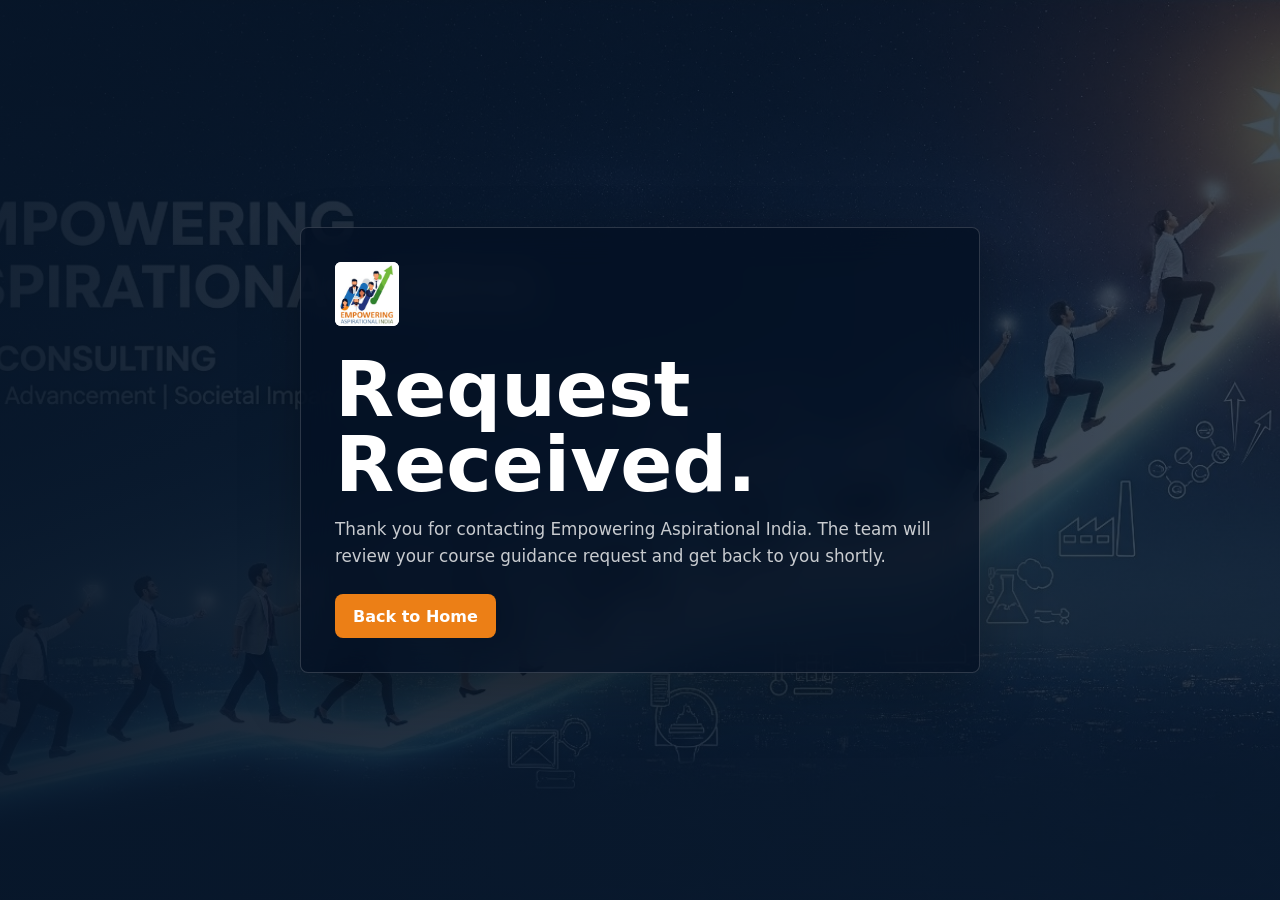
<file: thank-you/index.html>
<!doctype html>
<html lang="en">
  <head>
    <meta charset="utf-8" />
    <meta name="viewport" content="width=device-width, initial-scale=1" />
    <meta name="robots" content="noindex, follow" />
    <title>Request Received | Empowering Aspirational India</title>
    <link rel="icon" href="../assets/logo.jpeg" />
    <style>
      :root {
        --ink: #111827;
        --muted: #5f6b7a;
        --navy: #0a2540;
        --orange: #ec7f16;
        --line: #dfe6ee;
      }

      * {
        box-sizing: border-box;
      }

      body {
        min-height: 100vh;
        margin: 0;
        display: grid;
        place-items: center;
        color: var(--ink);
        background:
          linear-gradient(90deg, rgba(7, 22, 41, 0.94), rgba(7, 22, 41, 0.76)),
          url("../assets/hero.jpeg") center / cover no-repeat;
        font-family:
          Inter, ui-sans-serif, system-ui, -apple-system, BlinkMacSystemFont,
          "Segoe UI", sans-serif;
      }

      main {
        width: min(680px, calc(100% - 32px));
        padding: 34px;
        border: 1px solid rgba(255, 255, 255, 0.16);
        border-radius: 8px;
        color: #fff;
        background: rgba(4, 16, 34, 0.74);
        box-shadow: 0 22px 60px rgba(0, 0, 0, 0.28);
        backdrop-filter: blur(18px);
      }

      img {
        width: 64px;
        height: 64px;
        object-fit: cover;
        border-radius: 6px;
        background: #fff;
        margin-bottom: 22px;
      }

      h1 {
        margin: 0 0 14px;
        font-size: clamp(2.4rem, 7vw, 4.8rem);
        line-height: 0.98;
      }

      p {
        margin: 0 0 24px;
        color: rgba(255, 255, 255, 0.78);
        font-size: 1.05rem;
        line-height: 1.6;
      }

      a {
        display: inline-flex;
        align-items: center;
        justify-content: center;
        min-height: 44px;
        padding: 0 18px;
        border-radius: 8px;
        color: #fff;
        background: var(--orange);
        font-weight: 850;
        text-decoration: none;
      }
    </style>
  </head>
  <body>
    <main>
      <img src="../assets/logo.jpeg" width="64" height="64" alt="Empowering Aspirational India logo" />
      <h1>Request Received.</h1>
      <p>Thank you for contacting Empowering Aspirational India. The team will review your course guidance request and get back to you shortly.</p>
      <a href="../">Back to Home</a>
    </main>
  </body>
</html>
</file>
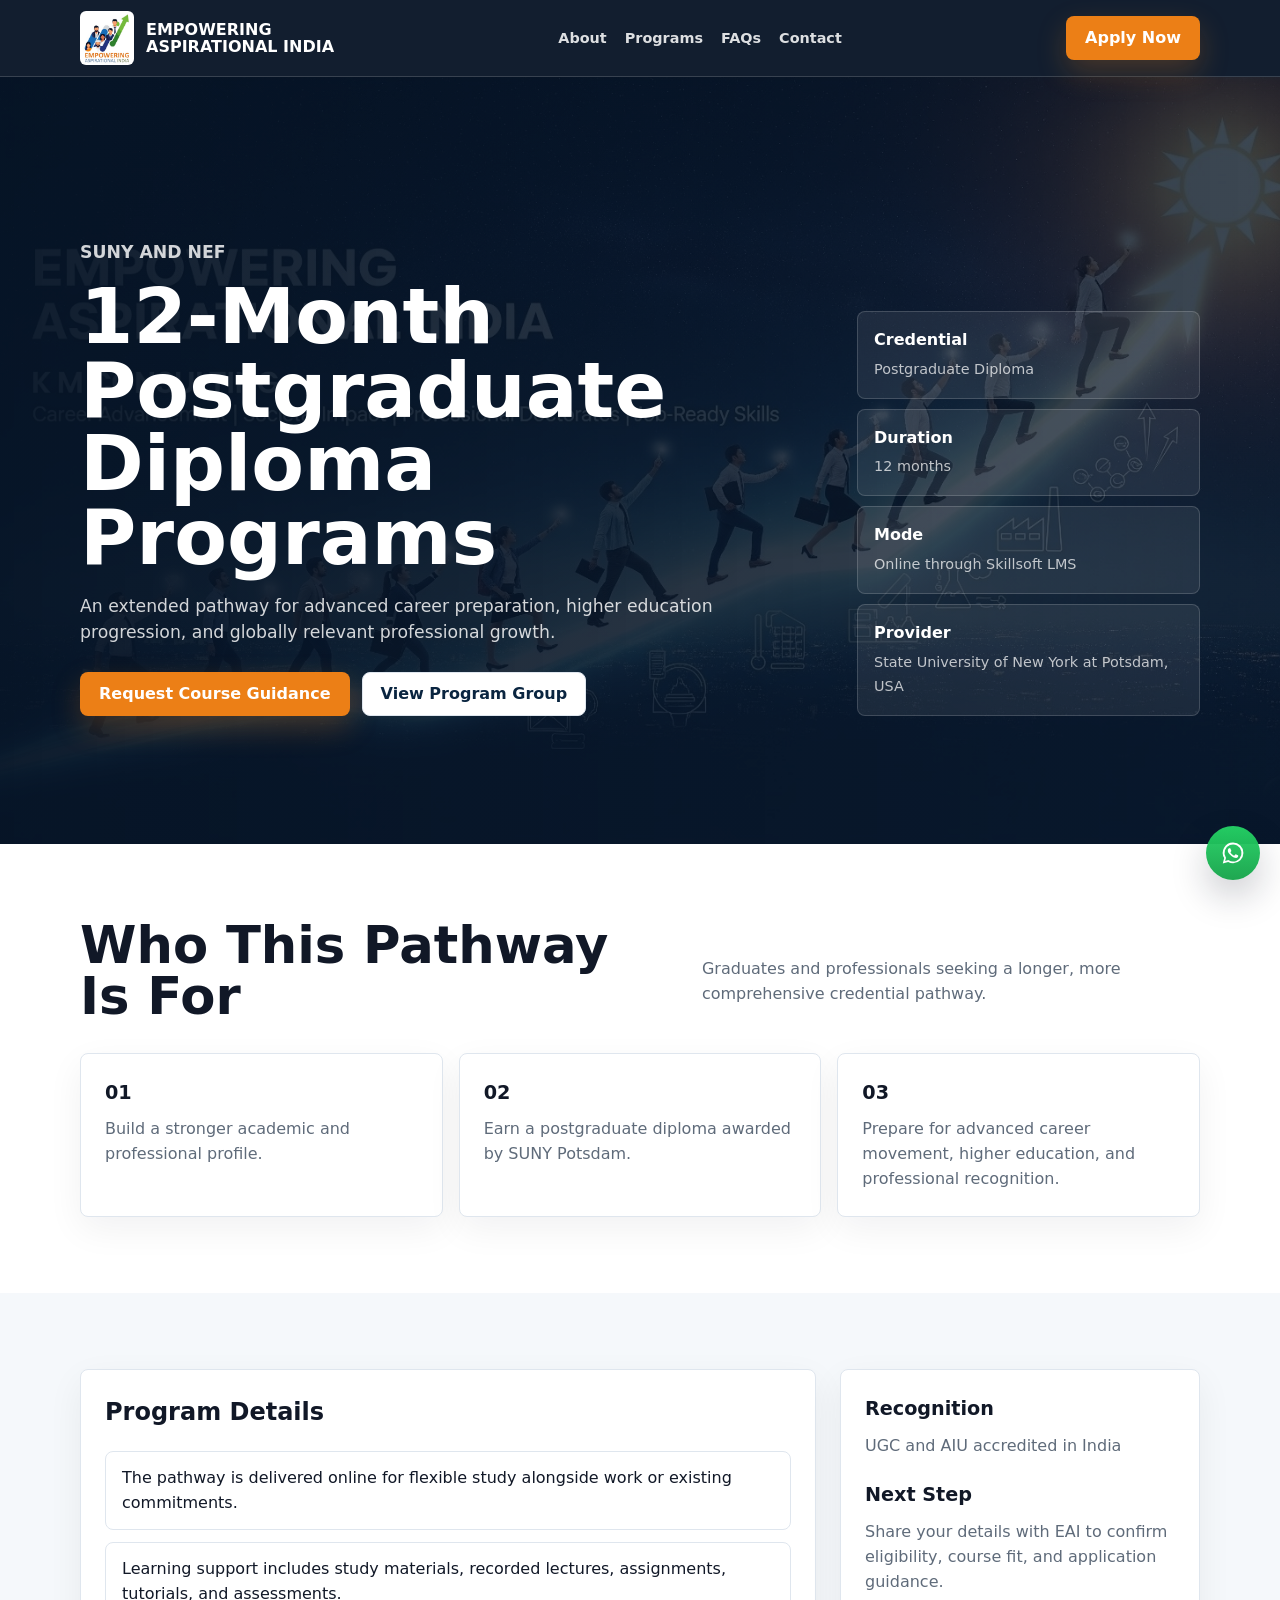
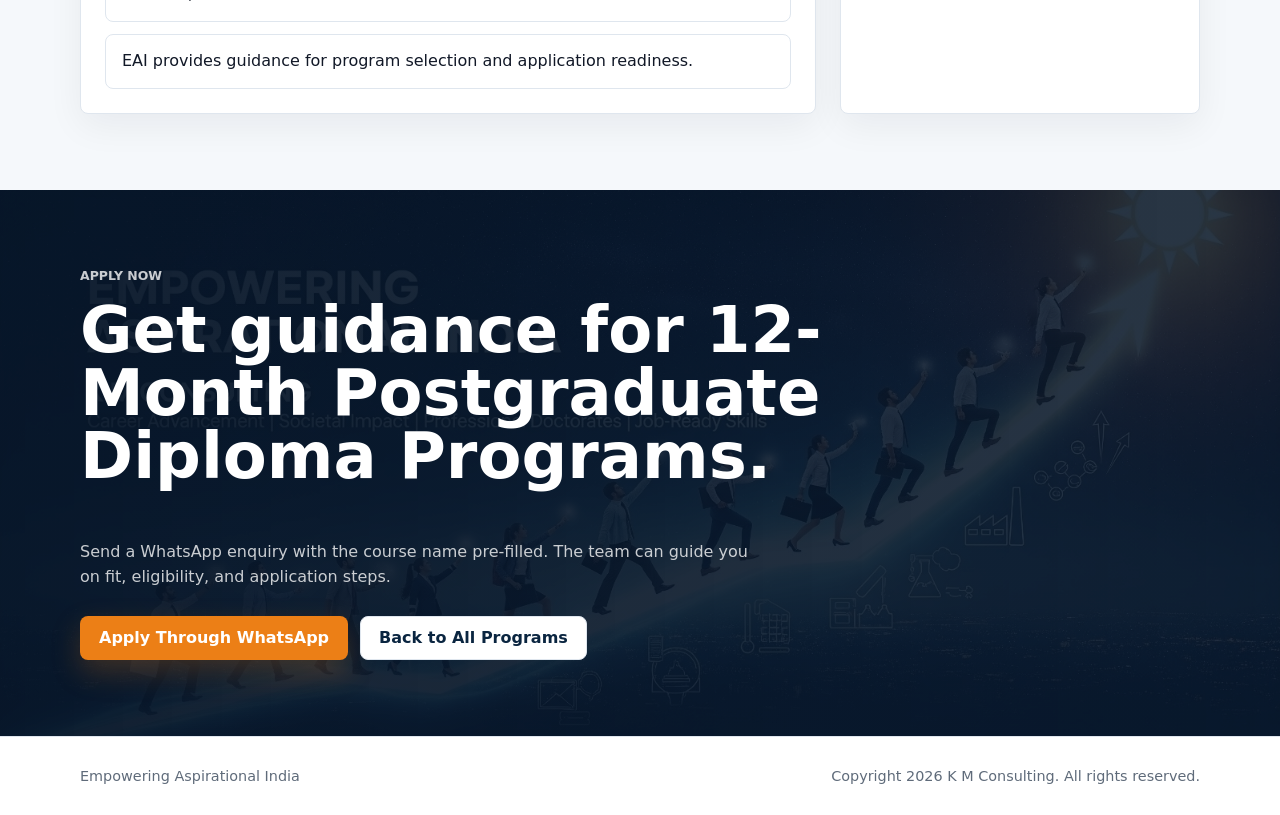
<file: courses/postgraduate-diploma/index.html>
<!doctype html>
<html lang="en">
  <head>
    <meta charset="utf-8" />
    <meta name="viewport" content="width=device-width, initial-scale=1" />
    <title>12-Month Postgraduate Diploma Programs | Empowering Aspirational India</title>
    <meta name="description" content="Explore 12-month online Postgraduate Diploma Programs awarded by SUNY Potsdam through Empowering Aspirational India." />
    <meta name="robots" content="index, follow, max-image-preview:large, max-snippet:-1, max-video-preview:-1" />
    <meta name="googlebot" content="index, follow, max-image-preview:large, max-snippet:-1, max-video-preview:-1" />
    <meta name="author" content="K M Consulting" />
    <meta name="publisher" content="Empowering Aspirational India" />
    <meta name="keywords" content="12-Month Postgraduate Diploma Programs, Postgraduate Diploma, Postgraduate Diploma India, Empowering Aspirational India, EAI, online programs India, State University of New York at Potsdam, USA" />
    <meta name="theme-color" content="#0a2540" />
    <meta name="application-name" content="Empowering Aspirational India" />
    <link rel="canonical" href="https://www.eaiorg.in/courses/postgraduate-diploma/" />
    <link rel="alternate" hreflang="en-IN" href="https://www.eaiorg.in/courses/postgraduate-diploma/" />
    <link rel="alternate" hreflang="x-default" href="https://www.eaiorg.in/courses/postgraduate-diploma/" />
    <link rel="icon" href="../../assets/logo.jpeg" />
    <link rel="stylesheet" href="../../assets/course-page.css" />
    <meta property="og:type" content="article" />
    <meta property="og:site_name" content="Empowering Aspirational India" />
    <meta property="og:locale" content="en_IN" />
    <meta property="og:title" content="12-Month Postgraduate Diploma Programs | Empowering Aspirational India" />
    <meta property="og:description" content="Explore 12-month online Postgraduate Diploma Programs awarded by SUNY Potsdam through Empowering Aspirational India." />
    <meta property="og:url" content="https://www.eaiorg.in/courses/postgraduate-diploma/" />
    <meta property="og:image" content="https://www.eaiorg.in/assets/hero.jpeg" />
    <meta property="og:image:secure_url" content="https://www.eaiorg.in/assets/hero.jpeg" />
    <meta property="og:image:type" content="image/jpeg" />
    <meta property="og:image:alt" content="12-Month Postgraduate Diploma Programs at Empowering Aspirational India" />
    <meta name="twitter:card" content="summary_large_image" />
    <meta name="twitter:title" content="12-Month Postgraduate Diploma Programs | Empowering Aspirational India" />
    <meta name="twitter:description" content="Explore 12-month online Postgraduate Diploma Programs awarded by SUNY Potsdam through Empowering Aspirational India." />
    <meta name="twitter:image" content="https://www.eaiorg.in/assets/hero.jpeg" />
    <meta name="twitter:image:alt" content="12-Month Postgraduate Diploma Programs at Empowering Aspirational India" />
    <script type="application/ld+json">{
  "@context": "https://schema.org",
  "@graph": [
    {
      "@type": "EducationalOrganization",
      "@id": "https://www.eaiorg.in/#organization",
      "name": "Empowering Aspirational India",
      "alternateName": "EAI",
      "url": "https://www.eaiorg.in/",
      "logo": "https://www.eaiorg.in/assets/logo.jpeg",
      "image": "https://www.eaiorg.in/assets/hero.jpeg",
      "email": "reachus@eaiorg.in",
      "telephone": "+91 97477 35355",
      "areaServed": {
        "@type": "Country",
        "name": "India"
      },
      "sameAs": [
        "https://www.facebook.com/EAIORGIN/",
        "https://www.instagram.com/eaiorgin/"
      ]
    },
    {
      "@type": "Course",
      "@id": "https://www.eaiorg.in/courses/postgraduate-diploma/",
      "url": "https://www.eaiorg.in/courses/postgraduate-diploma/",
      "name": "12-Month Postgraduate Diploma Programs",
      "description": "Explore 12-month online Postgraduate Diploma Programs awarded by SUNY Potsdam through Empowering Aspirational India.",
      "inLanguage": "en-IN",
      "courseMode": "Online through Skillsoft LMS",
      "educationalCredentialAwarded": "Postgraduate Diploma",
      "provider": {
        "@type": "Organization",
        "name": "State University of New York at Potsdam, USA",
        "url": "https://www.potsdam.edu/"
      },
      "offers": {
        "@type": "Offer",
        "availability": "https://schema.org/InStock",
        "category": "Education",
        "url": "https://www.eaiorg.in/courses/postgraduate-diploma/"
      }
    },
    {
      "@type": "WebPage",
      "@id": "https://www.eaiorg.in/courses/postgraduate-diploma/#webpage",
      "url": "https://www.eaiorg.in/courses/postgraduate-diploma/",
      "name": "12-Month Postgraduate Diploma Programs | Empowering Aspirational India",
      "description": "Explore 12-month online Postgraduate Diploma Programs awarded by SUNY Potsdam through Empowering Aspirational India.",
      "inLanguage": "en-IN",
      "isPartOf": {
        "@type": "WebSite",
        "@id": "https://www.eaiorg.in/#website",
        "name": "Empowering Aspirational India",
        "url": "https://www.eaiorg.in/"
      },
      "about": {
        "@id": "https://www.eaiorg.in/courses/postgraduate-diploma/"
      },
      "publisher": {
        "@id": "https://www.eaiorg.in/#organization"
      },
      "primaryImageOfPage": {
        "@type": "ImageObject",
        "url": "https://www.eaiorg.in/assets/hero.jpeg"
      }
    },
    {
      "@type": "BreadcrumbList",
      "@id": "https://www.eaiorg.in/courses/postgraduate-diploma/#breadcrumb",
      "itemListElement": [
        {
          "@type": "ListItem",
          "position": 1,
          "name": "Home",
          "item": "https://www.eaiorg.in/"
        },
        {
          "@type": "ListItem",
          "position": 2,
          "name": "Courses",
          "item": "https://www.eaiorg.in/#job-ready"
        },
        {
          "@type": "ListItem",
          "position": 3,
          "name": "12-Month Postgraduate Diploma Programs",
          "item": "https://www.eaiorg.in/courses/postgraduate-diploma/"
        }
      ]
    }
  ]
}</script>
  </head>
  <body>
    <header class="site-header">
      <nav class="nav" aria-label="Main navigation">
        <a class="brand" href="../../">
          <img src="../../assets/logo.jpeg" width="54" height="54" alt="Empowering Aspirational India logo" />
          <span>Empowering<br />Aspirational India</span>
        </a>
        <div class="nav-links">
          <a href="../../#about">About</a>
          <a href="../../#programs">Programs</a>
          <a href="../../#faqs">FAQs</a>
          <a href="../../#contact">Contact</a>
        </div>
        <a class="button primary" href="https://wa.me/919747735355?text=Hello%20Empowering%20Aspirational%20India%2C%0A%0AI%20would%20like%20to%20know%20more%20about%2012-Month%20Postgraduate%20Diploma%20Programs.">Apply Now</a>
      </nav>
    </header>

    <main>
      <section class="hero">
        <div class="hero-inner">
          <div>
            <p class="eyebrow">SUNY and NEF</p>
            <h1>12-Month Postgraduate Diploma Programs</h1>
            <p>An extended pathway for advanced career preparation, higher education progression, and globally relevant professional growth.</p>
            <div class="hero-actions">
              <a class="button primary" href="https://wa.me/919747735355?text=Hello%20Empowering%20Aspirational%20India%2C%0A%0AI%20would%20like%20to%20know%20more%20about%2012-Month%20Postgraduate%20Diploma%20Programs.">Request Course Guidance</a>
              <a class="button secondary" href="https://www.eaiorg.in/#job-ready">View Program Group</a>
            </div>
          </div>
          <aside class="facts" aria-label="Course facts">
            <div class="fact">
              <strong>Credential</strong>
              <span>Postgraduate Diploma</span>
            </div>
            <div class="fact">
              <strong>Duration</strong>
              <span>12 months</span>
            </div>
            <div class="fact">
              <strong>Mode</strong>
              <span>Online through Skillsoft LMS</span>
            </div>
            <div class="fact">
              <strong>Provider</strong>
              <span>State University of New York at Potsdam, USA</span>
            </div>
          </aside>
        </div>
      </section>

      <section>
        <div class="container">
          <div class="section-head">
            <h2>Who This Pathway Is For</h2>
            <p>Graduates and professionals seeking a longer, more comprehensive credential pathway.</p>
          </div>
          <div class="detail-grid">
            <article class="panel">
              <h3>01</h3>
              <p>Build a stronger academic and professional profile.</p>
            </article>
            <article class="panel">
              <h3>02</h3>
              <p>Earn a postgraduate diploma awarded by SUNY Potsdam.</p>
            </article>
            <article class="panel">
              <h3>03</h3>
              <p>Prepare for advanced career movement, higher education, and professional recognition.</p>
            </article>
          </div>
        </div>
      </section>

      <section class="info-band">
        <div class="container split">
          <div class="panel">
            <h2>Program Details</h2>
            <ul class="list">
              <li>The pathway is delivered online for flexible study alongside work or existing commitments.</li>
              <li>Learning support includes study materials, recorded lectures, assignments, tutorials, and assessments.</li>
              <li>EAI provides guidance for program selection and application readiness.</li>
            </ul>
          </div>
          <aside class="panel">
            <h3>Recognition</h3>
            <p>UGC and AIU accredited in India</p>
            <h3 style="margin-top: 22px;">Next Step</h3>
            <p>Share your details with EAI to confirm eligibility, course fit, and application guidance.</p>
          </aside>
        </div>
      </section>

      <section class="cta">
        <div class="container">
          <p class="eyebrow">Apply Now</p>
          <h2>Get guidance for 12-Month Postgraduate Diploma Programs.</h2>
          <p>Send a WhatsApp enquiry with the course name pre-filled. The team can guide you on fit, eligibility, and application steps.</p>
          <div class="hero-actions">
            <a class="button primary" href="https://wa.me/919747735355?text=Hello%20Empowering%20Aspirational%20India%2C%0A%0AI%20would%20like%20to%20know%20more%20about%2012-Month%20Postgraduate%20Diploma%20Programs.">Apply Through WhatsApp</a>
            <a class="button secondary" href="../../#programs">Back to All Programs</a>
          </div>
        </div>
      </section>
    </main>

    <a class="whatsapp-widget" href="https://wa.me/919747735355?text=Hello%20Empowering%20Aspirational%20India%2C%0A%0AI%20would%20like%20to%20know%20more%20about%2012-Month%20Postgraduate%20Diploma%20Programs." aria-label="Chat on WhatsApp">
      <svg viewBox="0 0 32 32" aria-hidden="true">
        <path d="M16.04 3.2A12.63 12.63 0 0 0 5.18 22.3L3.4 28.8l6.66-1.75a12.58 12.58 0 0 0 5.98 1.52h.01A12.69 12.69 0 0 0 28.8 15.94 12.69 12.69 0 0 0 16.04 3.2Zm0 23.22h-.01a10.48 10.48 0 0 1-5.34-1.46l-.38-.23-3.95 1.04 1.05-3.85-.25-.4a10.45 10.45 0 1 1 8.88 4.9Zm5.74-7.82c-.31-.16-1.86-.92-2.15-1.02-.29-.11-.5-.16-.71.16-.21.31-.81 1.02-.99 1.23-.18.21-.37.24-.68.08-.31-.16-1.33-.49-2.53-1.56-.94-.84-1.57-1.87-1.75-2.18-.18-.31-.02-.48.14-.64.14-.14.31-.37.47-.55.16-.18.21-.31.31-.52.1-.21.05-.39-.03-.55-.08-.16-.71-1.71-.97-2.34-.26-.62-.52-.53-.71-.54h-.61c-.21 0-.55.08-.84.39-.29.31-1.1 1.08-1.1 2.63 0 1.55 1.13 3.05 1.29 3.26.16.21 2.23 3.4 5.4 4.77.75.32 1.34.52 1.8.66.76.24 1.45.21 1.99.13.61-.09 1.86-.76 2.12-1.5.26-.73.26-1.36.18-1.5-.08-.13-.29-.21-.6-.37Z" />
      </svg>
    </a>

    <footer class="footer">
      <div class="footer-inner">
        <span>Empowering Aspirational India</span>
        <span>Copyright 2026 K M Consulting. All rights reserved.</span>
      </div>
    </footer>
  </body>
</html>
</file>
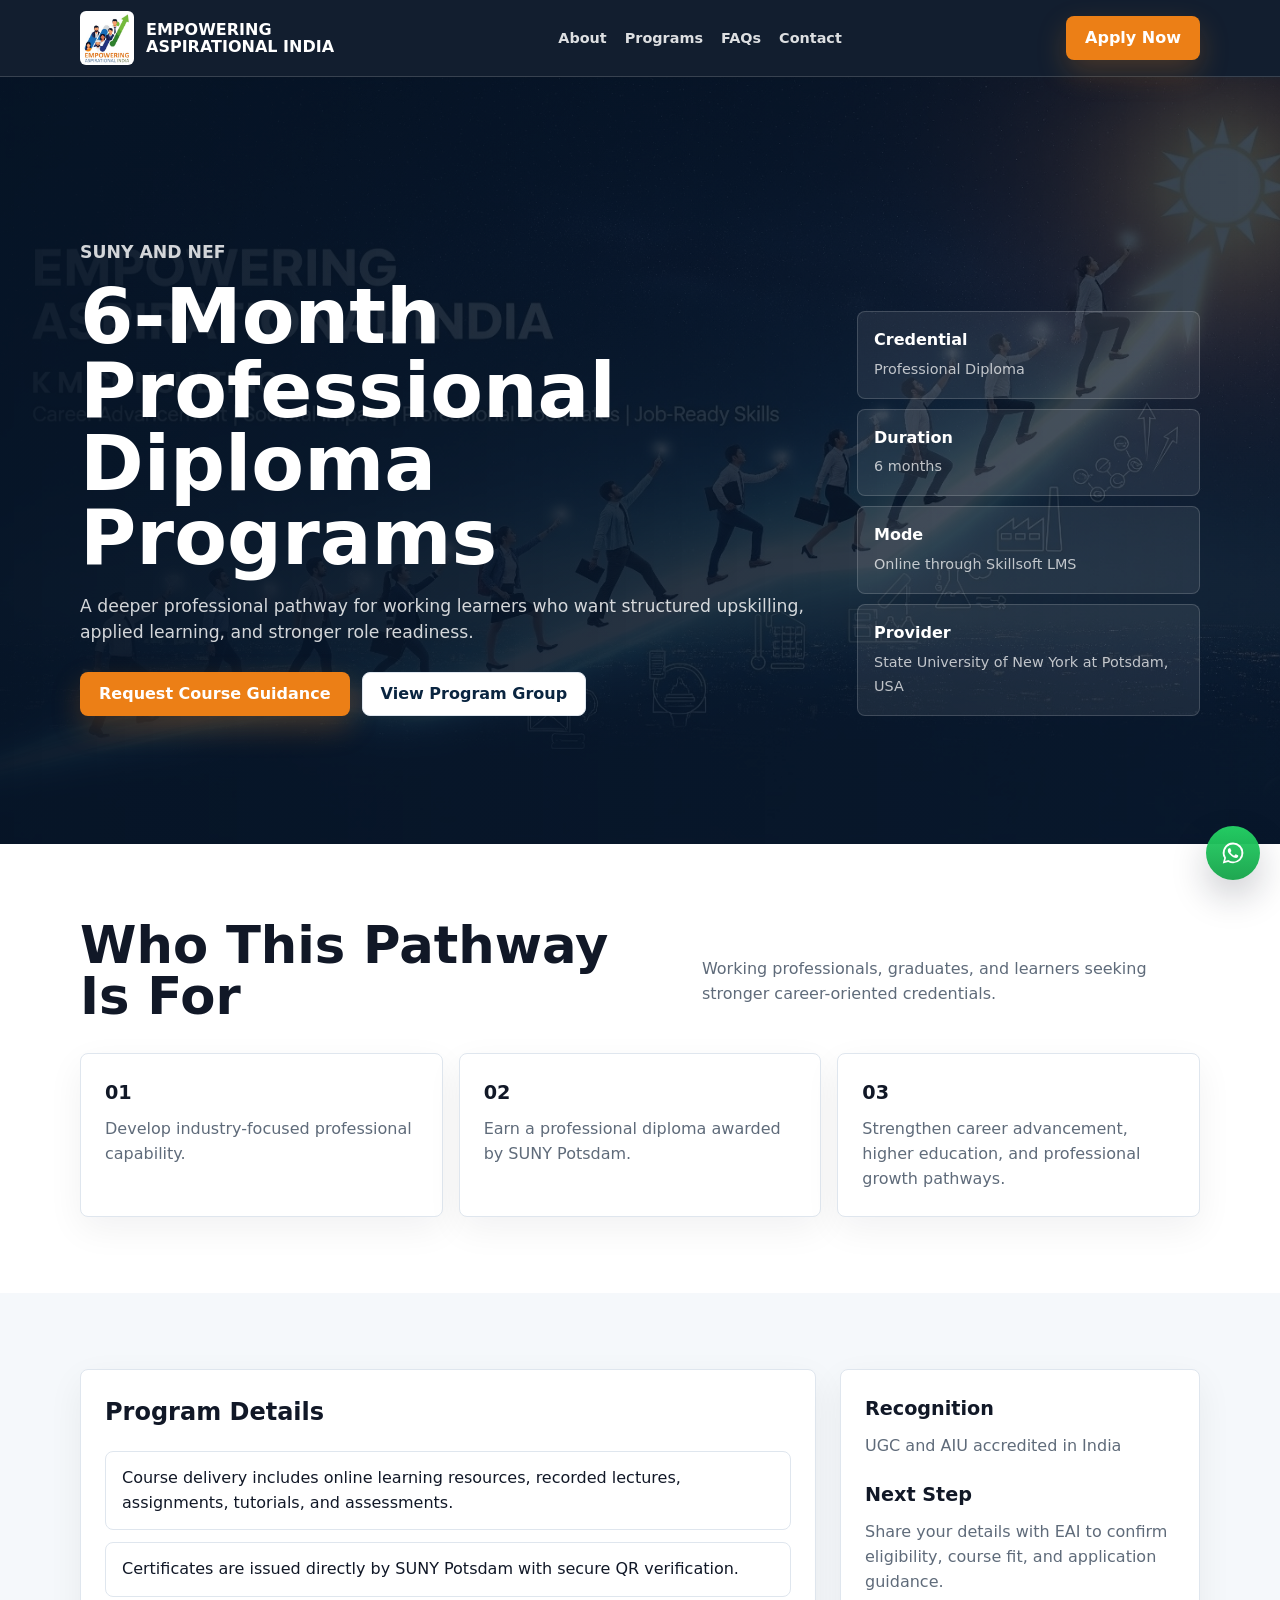
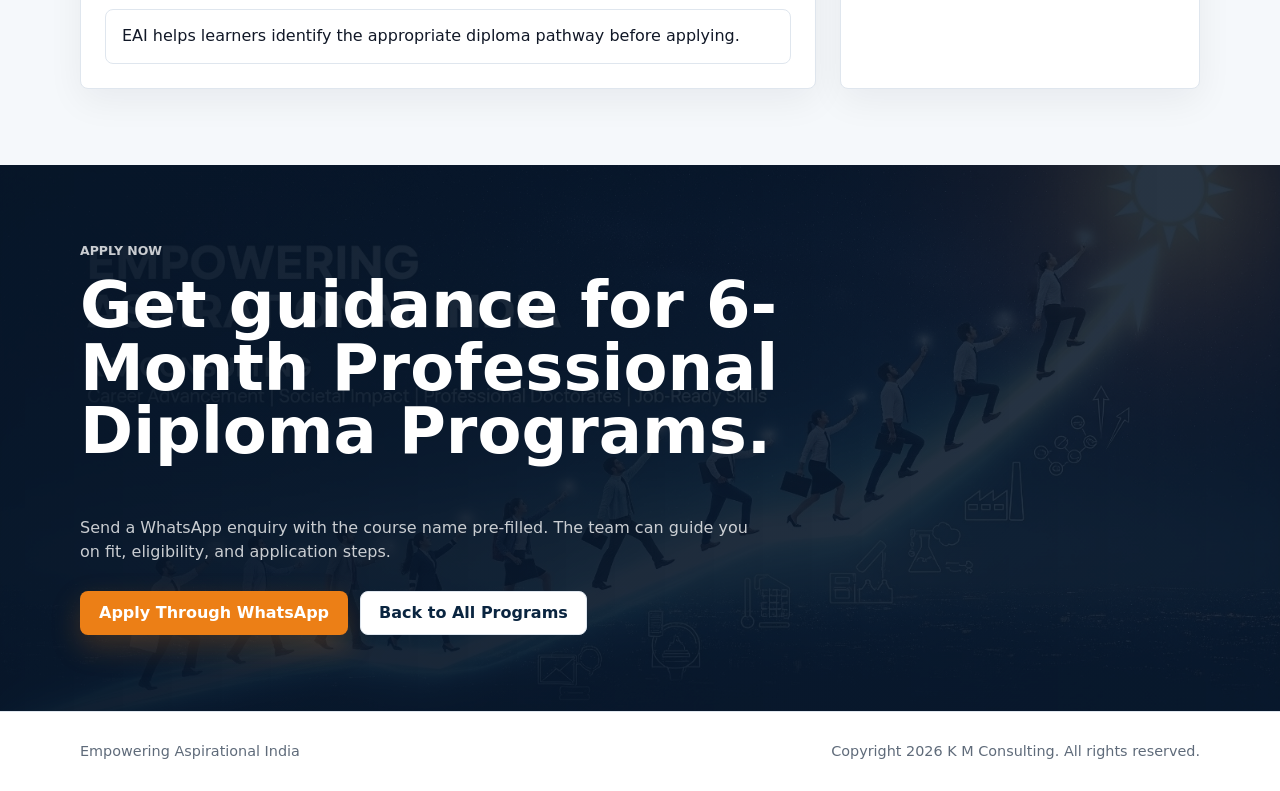
<file: courses/professional-diploma/index.html>
<!doctype html>
<html lang="en">
  <head>
    <meta charset="utf-8" />
    <meta name="viewport" content="width=device-width, initial-scale=1" />
    <title>6-Month Professional Diploma Programs | Empowering Aspirational India</title>
    <meta name="description" content="Explore 6-month online Professional Diploma Programs awarded by SUNY Potsdam through Empowering Aspirational India." />
    <meta name="robots" content="index, follow, max-image-preview:large, max-snippet:-1, max-video-preview:-1" />
    <meta name="googlebot" content="index, follow, max-image-preview:large, max-snippet:-1, max-video-preview:-1" />
    <meta name="author" content="K M Consulting" />
    <meta name="publisher" content="Empowering Aspirational India" />
    <meta name="keywords" content="6-Month Professional Diploma Programs, Professional Diploma, Professional Diploma India, Empowering Aspirational India, EAI, online programs India, State University of New York at Potsdam, USA" />
    <meta name="theme-color" content="#0a2540" />
    <meta name="application-name" content="Empowering Aspirational India" />
    <link rel="canonical" href="https://www.eaiorg.in/courses/professional-diploma/" />
    <link rel="alternate" hreflang="en-IN" href="https://www.eaiorg.in/courses/professional-diploma/" />
    <link rel="alternate" hreflang="x-default" href="https://www.eaiorg.in/courses/professional-diploma/" />
    <link rel="icon" href="../../assets/logo.jpeg" />
    <link rel="stylesheet" href="../../assets/course-page.css" />
    <meta property="og:type" content="article" />
    <meta property="og:site_name" content="Empowering Aspirational India" />
    <meta property="og:locale" content="en_IN" />
    <meta property="og:title" content="6-Month Professional Diploma Programs | Empowering Aspirational India" />
    <meta property="og:description" content="Explore 6-month online Professional Diploma Programs awarded by SUNY Potsdam through Empowering Aspirational India." />
    <meta property="og:url" content="https://www.eaiorg.in/courses/professional-diploma/" />
    <meta property="og:image" content="https://www.eaiorg.in/assets/hero.jpeg" />
    <meta property="og:image:secure_url" content="https://www.eaiorg.in/assets/hero.jpeg" />
    <meta property="og:image:type" content="image/jpeg" />
    <meta property="og:image:alt" content="6-Month Professional Diploma Programs at Empowering Aspirational India" />
    <meta name="twitter:card" content="summary_large_image" />
    <meta name="twitter:title" content="6-Month Professional Diploma Programs | Empowering Aspirational India" />
    <meta name="twitter:description" content="Explore 6-month online Professional Diploma Programs awarded by SUNY Potsdam through Empowering Aspirational India." />
    <meta name="twitter:image" content="https://www.eaiorg.in/assets/hero.jpeg" />
    <meta name="twitter:image:alt" content="6-Month Professional Diploma Programs at Empowering Aspirational India" />
    <script type="application/ld+json">{
  "@context": "https://schema.org",
  "@graph": [
    {
      "@type": "EducationalOrganization",
      "@id": "https://www.eaiorg.in/#organization",
      "name": "Empowering Aspirational India",
      "alternateName": "EAI",
      "url": "https://www.eaiorg.in/",
      "logo": "https://www.eaiorg.in/assets/logo.jpeg",
      "image": "https://www.eaiorg.in/assets/hero.jpeg",
      "email": "reachus@eaiorg.in",
      "telephone": "+91 97477 35355",
      "areaServed": {
        "@type": "Country",
        "name": "India"
      },
      "sameAs": [
        "https://www.facebook.com/EAIORGIN/",
        "https://www.instagram.com/eaiorgin/"
      ]
    },
    {
      "@type": "Course",
      "@id": "https://www.eaiorg.in/courses/professional-diploma/",
      "url": "https://www.eaiorg.in/courses/professional-diploma/",
      "name": "6-Month Professional Diploma Programs",
      "description": "Explore 6-month online Professional Diploma Programs awarded by SUNY Potsdam through Empowering Aspirational India.",
      "inLanguage": "en-IN",
      "courseMode": "Online through Skillsoft LMS",
      "educationalCredentialAwarded": "Professional Diploma",
      "provider": {
        "@type": "Organization",
        "name": "State University of New York at Potsdam, USA",
        "url": "https://www.potsdam.edu/"
      },
      "offers": {
        "@type": "Offer",
        "availability": "https://schema.org/InStock",
        "category": "Education",
        "url": "https://www.eaiorg.in/courses/professional-diploma/"
      }
    },
    {
      "@type": "WebPage",
      "@id": "https://www.eaiorg.in/courses/professional-diploma/#webpage",
      "url": "https://www.eaiorg.in/courses/professional-diploma/",
      "name": "6-Month Professional Diploma Programs | Empowering Aspirational India",
      "description": "Explore 6-month online Professional Diploma Programs awarded by SUNY Potsdam through Empowering Aspirational India.",
      "inLanguage": "en-IN",
      "isPartOf": {
        "@type": "WebSite",
        "@id": "https://www.eaiorg.in/#website",
        "name": "Empowering Aspirational India",
        "url": "https://www.eaiorg.in/"
      },
      "about": {
        "@id": "https://www.eaiorg.in/courses/professional-diploma/"
      },
      "publisher": {
        "@id": "https://www.eaiorg.in/#organization"
      },
      "primaryImageOfPage": {
        "@type": "ImageObject",
        "url": "https://www.eaiorg.in/assets/hero.jpeg"
      }
    },
    {
      "@type": "BreadcrumbList",
      "@id": "https://www.eaiorg.in/courses/professional-diploma/#breadcrumb",
      "itemListElement": [
        {
          "@type": "ListItem",
          "position": 1,
          "name": "Home",
          "item": "https://www.eaiorg.in/"
        },
        {
          "@type": "ListItem",
          "position": 2,
          "name": "Courses",
          "item": "https://www.eaiorg.in/#job-ready"
        },
        {
          "@type": "ListItem",
          "position": 3,
          "name": "6-Month Professional Diploma Programs",
          "item": "https://www.eaiorg.in/courses/professional-diploma/"
        }
      ]
    }
  ]
}</script>
  </head>
  <body>
    <header class="site-header">
      <nav class="nav" aria-label="Main navigation">
        <a class="brand" href="../../">
          <img src="../../assets/logo.jpeg" width="54" height="54" alt="Empowering Aspirational India logo" />
          <span>Empowering<br />Aspirational India</span>
        </a>
        <div class="nav-links">
          <a href="../../#about">About</a>
          <a href="../../#programs">Programs</a>
          <a href="../../#faqs">FAQs</a>
          <a href="../../#contact">Contact</a>
        </div>
        <a class="button primary" href="https://wa.me/919747735355?text=Hello%20Empowering%20Aspirational%20India%2C%0A%0AI%20would%20like%20to%20know%20more%20about%206-Month%20Professional%20Diploma%20Programs.">Apply Now</a>
      </nav>
    </header>

    <main>
      <section class="hero">
        <div class="hero-inner">
          <div>
            <p class="eyebrow">SUNY and NEF</p>
            <h1>6-Month Professional Diploma Programs</h1>
            <p>A deeper professional pathway for working learners who want structured upskilling, applied learning, and stronger role readiness.</p>
            <div class="hero-actions">
              <a class="button primary" href="https://wa.me/919747735355?text=Hello%20Empowering%20Aspirational%20India%2C%0A%0AI%20would%20like%20to%20know%20more%20about%206-Month%20Professional%20Diploma%20Programs.">Request Course Guidance</a>
              <a class="button secondary" href="https://www.eaiorg.in/#job-ready">View Program Group</a>
            </div>
          </div>
          <aside class="facts" aria-label="Course facts">
            <div class="fact">
              <strong>Credential</strong>
              <span>Professional Diploma</span>
            </div>
            <div class="fact">
              <strong>Duration</strong>
              <span>6 months</span>
            </div>
            <div class="fact">
              <strong>Mode</strong>
              <span>Online through Skillsoft LMS</span>
            </div>
            <div class="fact">
              <strong>Provider</strong>
              <span>State University of New York at Potsdam, USA</span>
            </div>
          </aside>
        </div>
      </section>

      <section>
        <div class="container">
          <div class="section-head">
            <h2>Who This Pathway Is For</h2>
            <p>Working professionals, graduates, and learners seeking stronger career-oriented credentials.</p>
          </div>
          <div class="detail-grid">
            <article class="panel">
              <h3>01</h3>
              <p>Develop industry-focused professional capability.</p>
            </article>
            <article class="panel">
              <h3>02</h3>
              <p>Earn a professional diploma awarded by SUNY Potsdam.</p>
            </article>
            <article class="panel">
              <h3>03</h3>
              <p>Strengthen career advancement, higher education, and professional growth pathways.</p>
            </article>
          </div>
        </div>
      </section>

      <section class="info-band">
        <div class="container split">
          <div class="panel">
            <h2>Program Details</h2>
            <ul class="list">
              <li>Course delivery includes online learning resources, recorded lectures, assignments, tutorials, and assessments.</li>
              <li>Certificates are issued directly by SUNY Potsdam with secure QR verification.</li>
              <li>EAI helps learners identify the appropriate diploma pathway before applying.</li>
            </ul>
          </div>
          <aside class="panel">
            <h3>Recognition</h3>
            <p>UGC and AIU accredited in India</p>
            <h3 style="margin-top: 22px;">Next Step</h3>
            <p>Share your details with EAI to confirm eligibility, course fit, and application guidance.</p>
          </aside>
        </div>
      </section>

      <section class="cta">
        <div class="container">
          <p class="eyebrow">Apply Now</p>
          <h2>Get guidance for 6-Month Professional Diploma Programs.</h2>
          <p>Send a WhatsApp enquiry with the course name pre-filled. The team can guide you on fit, eligibility, and application steps.</p>
          <div class="hero-actions">
            <a class="button primary" href="https://wa.me/919747735355?text=Hello%20Empowering%20Aspirational%20India%2C%0A%0AI%20would%20like%20to%20know%20more%20about%206-Month%20Professional%20Diploma%20Programs.">Apply Through WhatsApp</a>
            <a class="button secondary" href="../../#programs">Back to All Programs</a>
          </div>
        </div>
      </section>
    </main>

    <a class="whatsapp-widget" href="https://wa.me/919747735355?text=Hello%20Empowering%20Aspirational%20India%2C%0A%0AI%20would%20like%20to%20know%20more%20about%206-Month%20Professional%20Diploma%20Programs." aria-label="Chat on WhatsApp">
      <svg viewBox="0 0 32 32" aria-hidden="true">
        <path d="M16.04 3.2A12.63 12.63 0 0 0 5.18 22.3L3.4 28.8l6.66-1.75a12.58 12.58 0 0 0 5.98 1.52h.01A12.69 12.69 0 0 0 28.8 15.94 12.69 12.69 0 0 0 16.04 3.2Zm0 23.22h-.01a10.48 10.48 0 0 1-5.34-1.46l-.38-.23-3.95 1.04 1.05-3.85-.25-.4a10.45 10.45 0 1 1 8.88 4.9Zm5.74-7.82c-.31-.16-1.86-.92-2.15-1.02-.29-.11-.5-.16-.71.16-.21.31-.81 1.02-.99 1.23-.18.21-.37.24-.68.08-.31-.16-1.33-.49-2.53-1.56-.94-.84-1.57-1.87-1.75-2.18-.18-.31-.02-.48.14-.64.14-.14.31-.37.47-.55.16-.18.21-.31.31-.52.1-.21.05-.39-.03-.55-.08-.16-.71-1.71-.97-2.34-.26-.62-.52-.53-.71-.54h-.61c-.21 0-.55.08-.84.39-.29.31-1.1 1.08-1.1 2.63 0 1.55 1.13 3.05 1.29 3.26.16.21 2.23 3.4 5.4 4.77.75.32 1.34.52 1.8.66.76.24 1.45.21 1.99.13.61-.09 1.86-.76 2.12-1.5.26-.73.26-1.36.18-1.5-.08-.13-.29-.21-.6-.37Z" />
      </svg>
    </a>

    <footer class="footer">
      <div class="footer-inner">
        <span>Empowering Aspirational India</span>
        <span>Copyright 2026 K M Consulting. All rights reserved.</span>
      </div>
    </footer>
  </body>
</html>
</file>
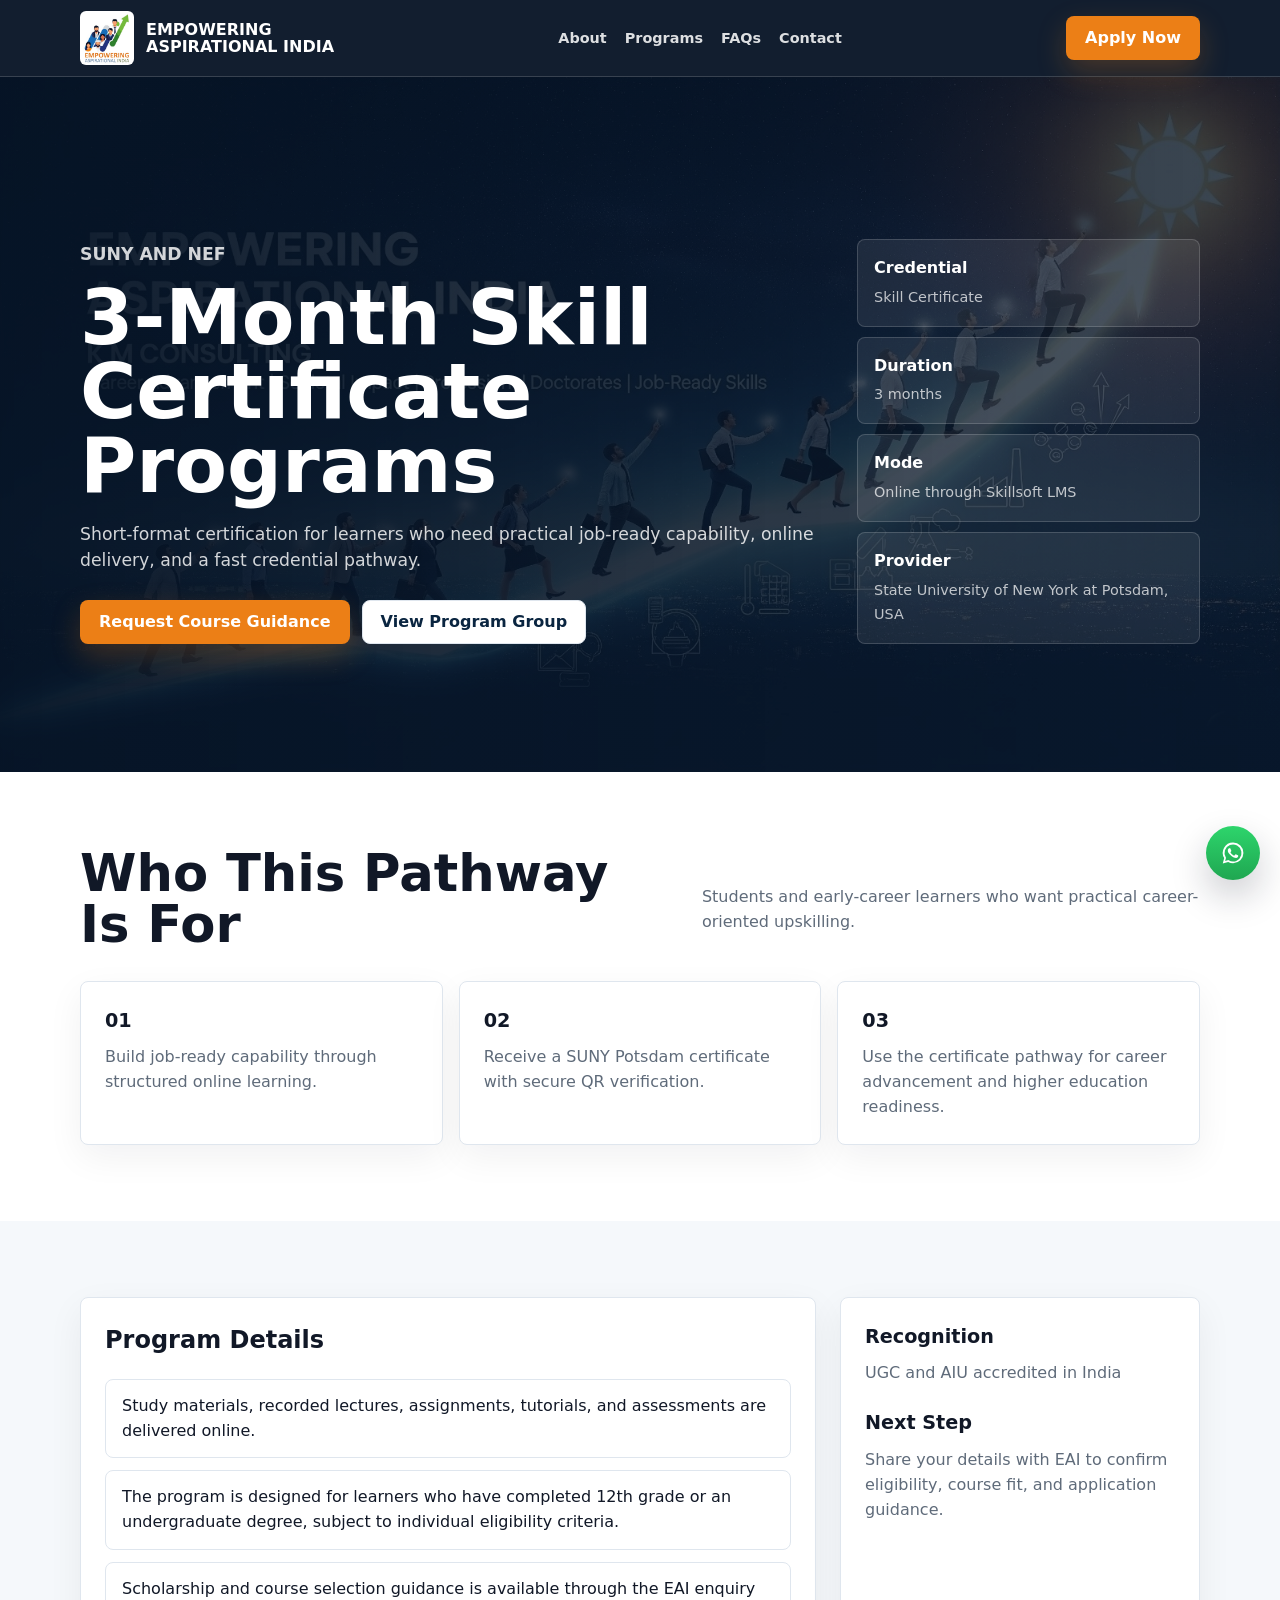
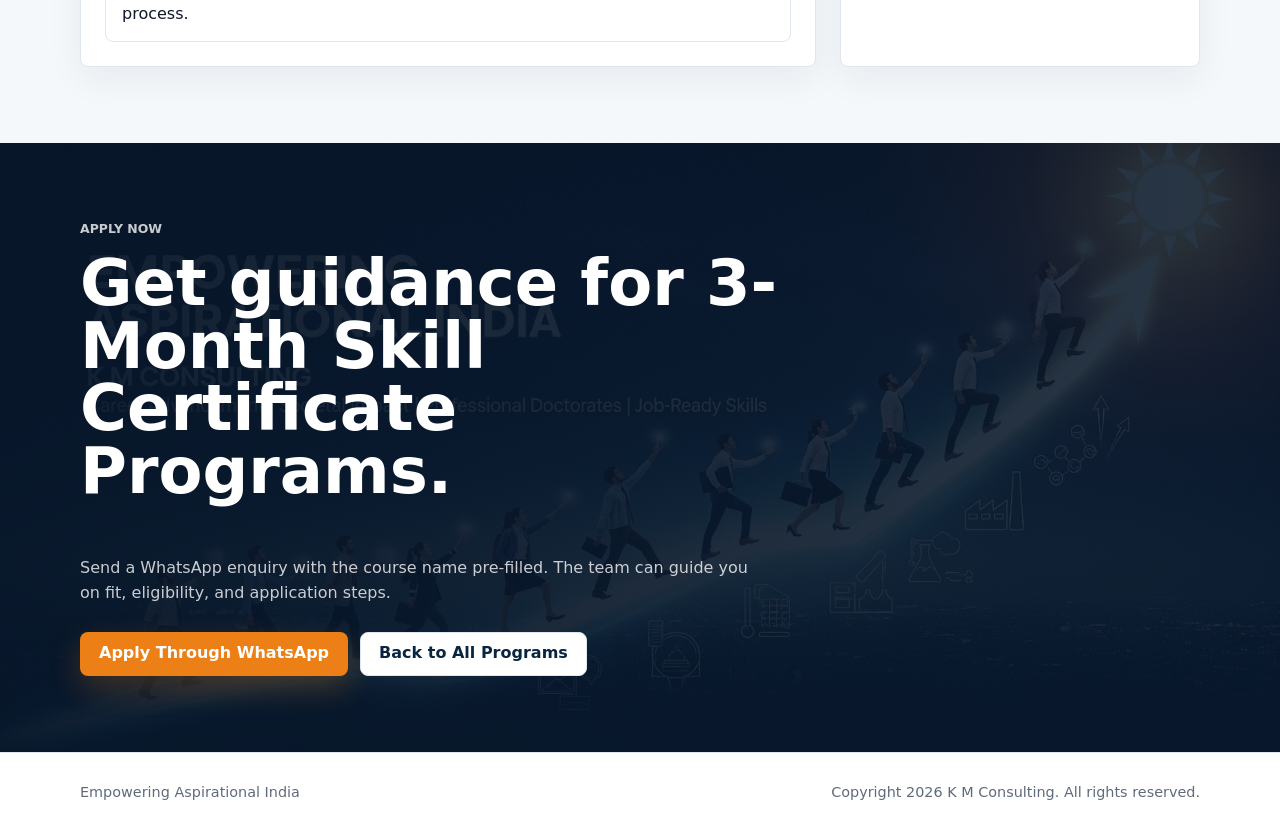
<file: courses/skill-certificate/index.html>
<!doctype html>
<html lang="en">
  <head>
    <meta charset="utf-8" />
    <meta name="viewport" content="width=device-width, initial-scale=1" />
    <title>3-Month Skill Certificate Programs | Empowering Aspirational India</title>
    <meta name="description" content="Explore 3-month online Skill Certificate Programs awarded by SUNY Potsdam through Empowering Aspirational India." />
    <meta name="robots" content="index, follow, max-image-preview:large, max-snippet:-1, max-video-preview:-1" />
    <meta name="googlebot" content="index, follow, max-image-preview:large, max-snippet:-1, max-video-preview:-1" />
    <meta name="author" content="K M Consulting" />
    <meta name="publisher" content="Empowering Aspirational India" />
    <meta name="keywords" content="3-Month Skill Certificate Programs, Skill Certificate, Skill Certificate India, Empowering Aspirational India, EAI, online programs India, State University of New York at Potsdam, USA" />
    <meta name="theme-color" content="#0a2540" />
    <meta name="application-name" content="Empowering Aspirational India" />
    <link rel="canonical" href="https://www.eaiorg.in/courses/skill-certificate/" />
    <link rel="alternate" hreflang="en-IN" href="https://www.eaiorg.in/courses/skill-certificate/" />
    <link rel="alternate" hreflang="x-default" href="https://www.eaiorg.in/courses/skill-certificate/" />
    <link rel="icon" href="../../assets/logo.jpeg" />
    <link rel="stylesheet" href="../../assets/course-page.css" />
    <meta property="og:type" content="article" />
    <meta property="og:site_name" content="Empowering Aspirational India" />
    <meta property="og:locale" content="en_IN" />
    <meta property="og:title" content="3-Month Skill Certificate Programs | Empowering Aspirational India" />
    <meta property="og:description" content="Explore 3-month online Skill Certificate Programs awarded by SUNY Potsdam through Empowering Aspirational India." />
    <meta property="og:url" content="https://www.eaiorg.in/courses/skill-certificate/" />
    <meta property="og:image" content="https://www.eaiorg.in/assets/hero.jpeg" />
    <meta property="og:image:secure_url" content="https://www.eaiorg.in/assets/hero.jpeg" />
    <meta property="og:image:type" content="image/jpeg" />
    <meta property="og:image:alt" content="3-Month Skill Certificate Programs at Empowering Aspirational India" />
    <meta name="twitter:card" content="summary_large_image" />
    <meta name="twitter:title" content="3-Month Skill Certificate Programs | Empowering Aspirational India" />
    <meta name="twitter:description" content="Explore 3-month online Skill Certificate Programs awarded by SUNY Potsdam through Empowering Aspirational India." />
    <meta name="twitter:image" content="https://www.eaiorg.in/assets/hero.jpeg" />
    <meta name="twitter:image:alt" content="3-Month Skill Certificate Programs at Empowering Aspirational India" />
    <script type="application/ld+json">{
  "@context": "https://schema.org",
  "@graph": [
    {
      "@type": "EducationalOrganization",
      "@id": "https://www.eaiorg.in/#organization",
      "name": "Empowering Aspirational India",
      "alternateName": "EAI",
      "url": "https://www.eaiorg.in/",
      "logo": "https://www.eaiorg.in/assets/logo.jpeg",
      "image": "https://www.eaiorg.in/assets/hero.jpeg",
      "email": "reachus@eaiorg.in",
      "telephone": "+91 97477 35355",
      "areaServed": {
        "@type": "Country",
        "name": "India"
      },
      "sameAs": [
        "https://www.facebook.com/EAIORGIN/",
        "https://www.instagram.com/eaiorgin/"
      ]
    },
    {
      "@type": "Course",
      "@id": "https://www.eaiorg.in/courses/skill-certificate/",
      "url": "https://www.eaiorg.in/courses/skill-certificate/",
      "name": "3-Month Skill Certificate Programs",
      "description": "Explore 3-month online Skill Certificate Programs awarded by SUNY Potsdam through Empowering Aspirational India.",
      "inLanguage": "en-IN",
      "courseMode": "Online through Skillsoft LMS",
      "educationalCredentialAwarded": "Skill Certificate",
      "provider": {
        "@type": "Organization",
        "name": "State University of New York at Potsdam, USA",
        "url": "https://www.potsdam.edu/"
      },
      "offers": {
        "@type": "Offer",
        "availability": "https://schema.org/InStock",
        "category": "Education",
        "url": "https://www.eaiorg.in/courses/skill-certificate/"
      }
    },
    {
      "@type": "WebPage",
      "@id": "https://www.eaiorg.in/courses/skill-certificate/#webpage",
      "url": "https://www.eaiorg.in/courses/skill-certificate/",
      "name": "3-Month Skill Certificate Programs | Empowering Aspirational India",
      "description": "Explore 3-month online Skill Certificate Programs awarded by SUNY Potsdam through Empowering Aspirational India.",
      "inLanguage": "en-IN",
      "isPartOf": {
        "@type": "WebSite",
        "@id": "https://www.eaiorg.in/#website",
        "name": "Empowering Aspirational India",
        "url": "https://www.eaiorg.in/"
      },
      "about": {
        "@id": "https://www.eaiorg.in/courses/skill-certificate/"
      },
      "publisher": {
        "@id": "https://www.eaiorg.in/#organization"
      },
      "primaryImageOfPage": {
        "@type": "ImageObject",
        "url": "https://www.eaiorg.in/assets/hero.jpeg"
      }
    },
    {
      "@type": "BreadcrumbList",
      "@id": "https://www.eaiorg.in/courses/skill-certificate/#breadcrumb",
      "itemListElement": [
        {
          "@type": "ListItem",
          "position": 1,
          "name": "Home",
          "item": "https://www.eaiorg.in/"
        },
        {
          "@type": "ListItem",
          "position": 2,
          "name": "Courses",
          "item": "https://www.eaiorg.in/#job-ready"
        },
        {
          "@type": "ListItem",
          "position": 3,
          "name": "3-Month Skill Certificate Programs",
          "item": "https://www.eaiorg.in/courses/skill-certificate/"
        }
      ]
    }
  ]
}</script>
  </head>
  <body>
    <header class="site-header">
      <nav class="nav" aria-label="Main navigation">
        <a class="brand" href="../../">
          <img src="../../assets/logo.jpeg" width="54" height="54" alt="Empowering Aspirational India logo" />
          <span>Empowering<br />Aspirational India</span>
        </a>
        <div class="nav-links">
          <a href="../../#about">About</a>
          <a href="../../#programs">Programs</a>
          <a href="../../#faqs">FAQs</a>
          <a href="../../#contact">Contact</a>
        </div>
        <a class="button primary" href="https://wa.me/919747735355?text=Hello%20Empowering%20Aspirational%20India%2C%0A%0AI%20would%20like%20to%20know%20more%20about%203-Month%20Skill%20Certificate%20Programs.">Apply Now</a>
      </nav>
    </header>

    <main>
      <section class="hero">
        <div class="hero-inner">
          <div>
            <p class="eyebrow">SUNY and NEF</p>
            <h1>3-Month Skill Certificate Programs</h1>
            <p>Short-format certification for learners who need practical job-ready capability, online delivery, and a fast credential pathway.</p>
            <div class="hero-actions">
              <a class="button primary" href="https://wa.me/919747735355?text=Hello%20Empowering%20Aspirational%20India%2C%0A%0AI%20would%20like%20to%20know%20more%20about%203-Month%20Skill%20Certificate%20Programs.">Request Course Guidance</a>
              <a class="button secondary" href="https://www.eaiorg.in/#job-ready">View Program Group</a>
            </div>
          </div>
          <aside class="facts" aria-label="Course facts">
            <div class="fact">
              <strong>Credential</strong>
              <span>Skill Certificate</span>
            </div>
            <div class="fact">
              <strong>Duration</strong>
              <span>3 months</span>
            </div>
            <div class="fact">
              <strong>Mode</strong>
              <span>Online through Skillsoft LMS</span>
            </div>
            <div class="fact">
              <strong>Provider</strong>
              <span>State University of New York at Potsdam, USA</span>
            </div>
          </aside>
        </div>
      </section>

      <section>
        <div class="container">
          <div class="section-head">
            <h2>Who This Pathway Is For</h2>
            <p>Students and early-career learners who want practical career-oriented upskilling.</p>
          </div>
          <div class="detail-grid">
            <article class="panel">
              <h3>01</h3>
              <p>Build job-ready capability through structured online learning.</p>
            </article>
            <article class="panel">
              <h3>02</h3>
              <p>Receive a SUNY Potsdam certificate with secure QR verification.</p>
            </article>
            <article class="panel">
              <h3>03</h3>
              <p>Use the certificate pathway for career advancement and higher education readiness.</p>
            </article>
          </div>
        </div>
      </section>

      <section class="info-band">
        <div class="container split">
          <div class="panel">
            <h2>Program Details</h2>
            <ul class="list">
              <li>Study materials, recorded lectures, assignments, tutorials, and assessments are delivered online.</li>
              <li>The program is designed for learners who have completed 12th grade or an undergraduate degree, subject to individual eligibility criteria.</li>
              <li>Scholarship and course selection guidance is available through the EAI enquiry process.</li>
            </ul>
          </div>
          <aside class="panel">
            <h3>Recognition</h3>
            <p>UGC and AIU accredited in India</p>
            <h3 style="margin-top: 22px;">Next Step</h3>
            <p>Share your details with EAI to confirm eligibility, course fit, and application guidance.</p>
          </aside>
        </div>
      </section>

      <section class="cta">
        <div class="container">
          <p class="eyebrow">Apply Now</p>
          <h2>Get guidance for 3-Month Skill Certificate Programs.</h2>
          <p>Send a WhatsApp enquiry with the course name pre-filled. The team can guide you on fit, eligibility, and application steps.</p>
          <div class="hero-actions">
            <a class="button primary" href="https://wa.me/919747735355?text=Hello%20Empowering%20Aspirational%20India%2C%0A%0AI%20would%20like%20to%20know%20more%20about%203-Month%20Skill%20Certificate%20Programs.">Apply Through WhatsApp</a>
            <a class="button secondary" href="../../#programs">Back to All Programs</a>
          </div>
        </div>
      </section>
    </main>

    <a class="whatsapp-widget" href="https://wa.me/919747735355?text=Hello%20Empowering%20Aspirational%20India%2C%0A%0AI%20would%20like%20to%20know%20more%20about%203-Month%20Skill%20Certificate%20Programs." aria-label="Chat on WhatsApp">
      <svg viewBox="0 0 32 32" aria-hidden="true">
        <path d="M16.04 3.2A12.63 12.63 0 0 0 5.18 22.3L3.4 28.8l6.66-1.75a12.58 12.58 0 0 0 5.98 1.52h.01A12.69 12.69 0 0 0 28.8 15.94 12.69 12.69 0 0 0 16.04 3.2Zm0 23.22h-.01a10.48 10.48 0 0 1-5.34-1.46l-.38-.23-3.95 1.04 1.05-3.85-.25-.4a10.45 10.45 0 1 1 8.88 4.9Zm5.74-7.82c-.31-.16-1.86-.92-2.15-1.02-.29-.11-.5-.16-.71.16-.21.31-.81 1.02-.99 1.23-.18.21-.37.24-.68.08-.31-.16-1.33-.49-2.53-1.56-.94-.84-1.57-1.87-1.75-2.18-.18-.31-.02-.48.14-.64.14-.14.31-.37.47-.55.16-.18.21-.31.31-.52.1-.21.05-.39-.03-.55-.08-.16-.71-1.71-.97-2.34-.26-.62-.52-.53-.71-.54h-.61c-.21 0-.55.08-.84.39-.29.31-1.1 1.08-1.1 2.63 0 1.55 1.13 3.05 1.29 3.26.16.21 2.23 3.4 5.4 4.77.75.32 1.34.52 1.8.66.76.24 1.45.21 1.99.13.61-.09 1.86-.76 2.12-1.5.26-.73.26-1.36.18-1.5-.08-.13-.29-.21-.6-.37Z" />
      </svg>
    </a>

    <footer class="footer">
      <div class="footer-inner">
        <span>Empowering Aspirational India</span>
        <span>Copyright 2026 K M Consulting. All rights reserved.</span>
      </div>
    </footer>
  </body>
</html>
</file>
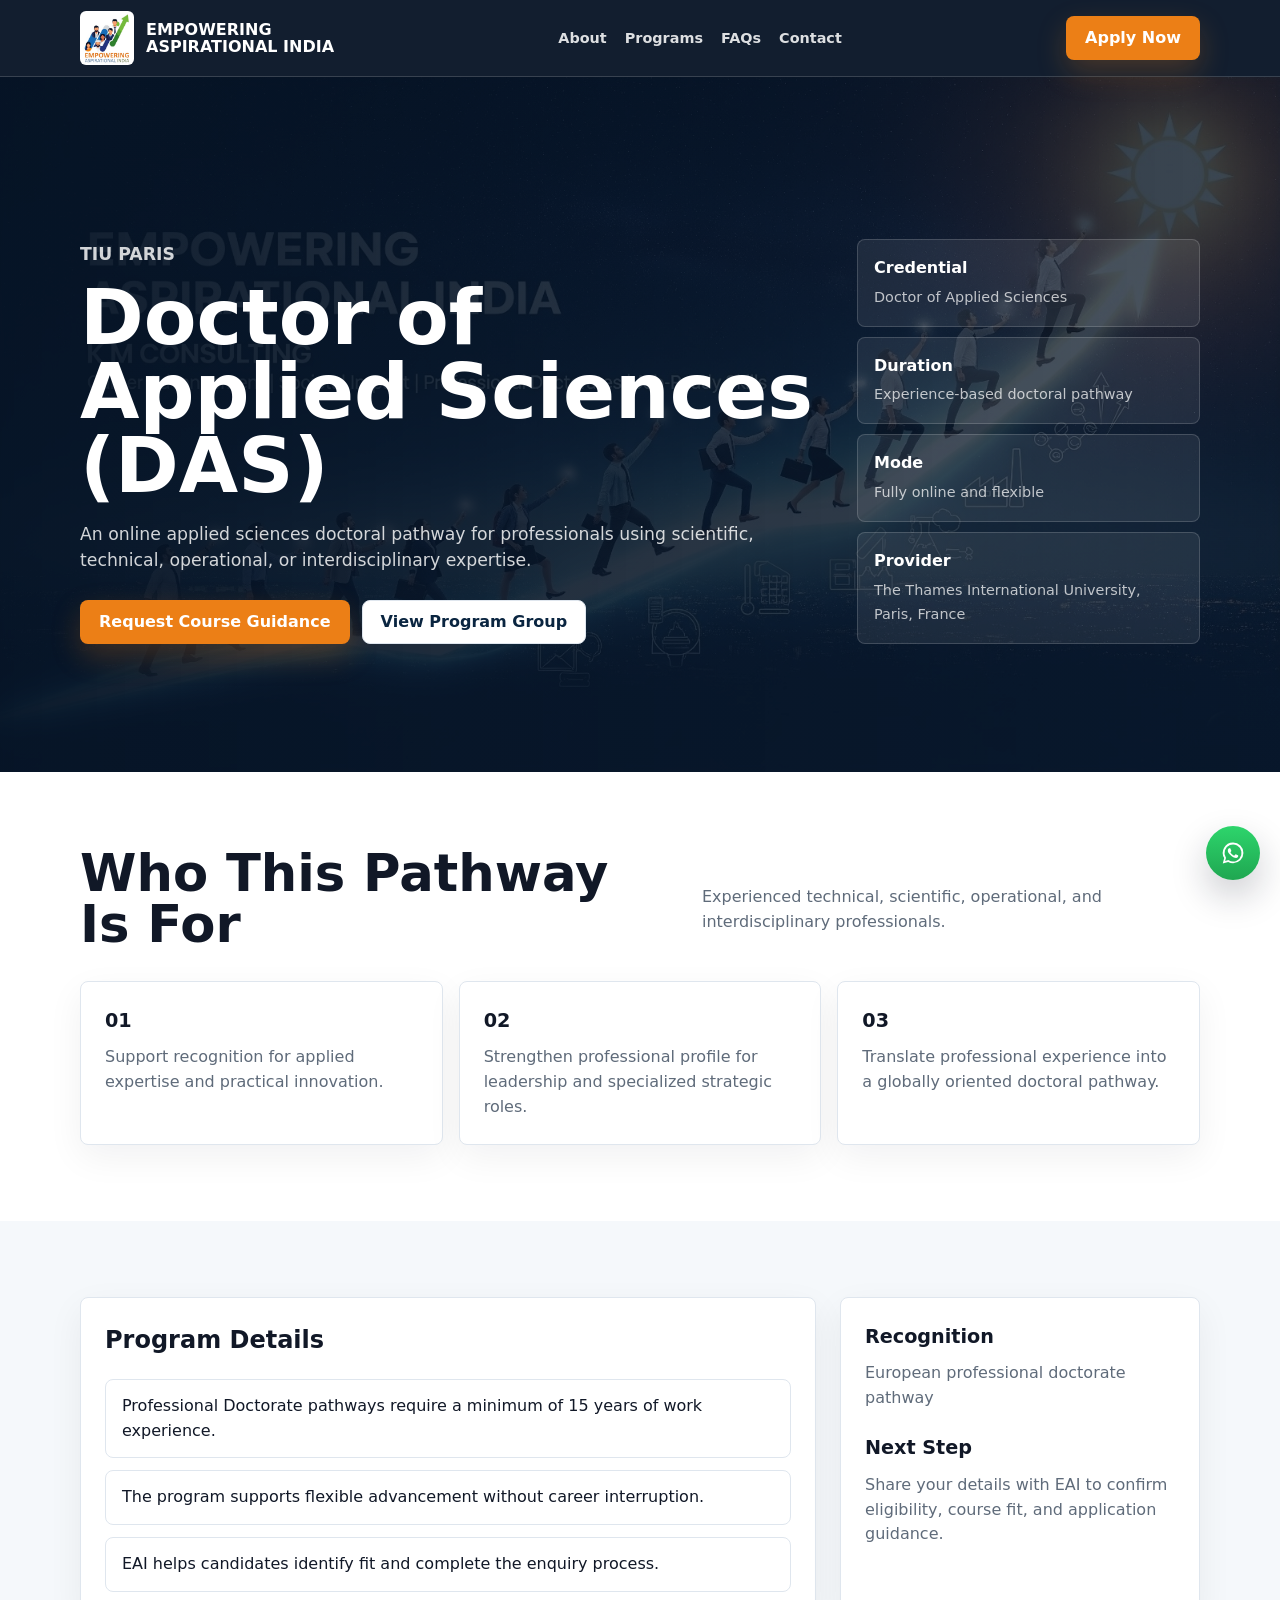
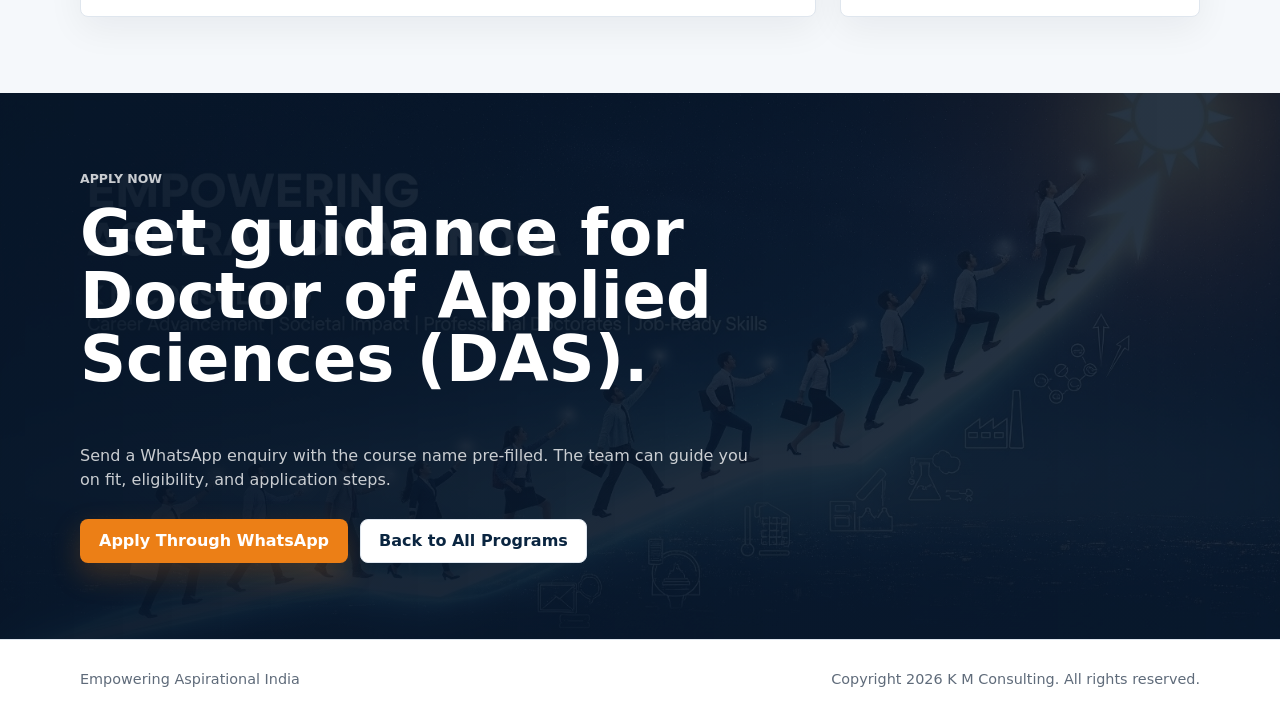
<file: doctoral-programs/das/index.html>
<!doctype html>
<html lang="en">
  <head>
    <meta charset="utf-8" />
    <meta name="viewport" content="width=device-width, initial-scale=1" />
    <title>Doctor of Applied Sciences (DAS) | Empowering Aspirational India</title>
    <meta name="description" content="Explore the online experience-based Doctor of Applied Sciences pathway from The Thames International University through EAI." />
    <meta name="robots" content="index, follow, max-image-preview:large, max-snippet:-1, max-video-preview:-1" />
    <meta name="googlebot" content="index, follow, max-image-preview:large, max-snippet:-1, max-video-preview:-1" />
    <meta name="author" content="K M Consulting" />
    <meta name="publisher" content="Empowering Aspirational India" />
    <meta name="keywords" content="Doctor of Applied Sciences (DAS), Doctor of Applied Sciences, Doctor of Applied Sciences India, Empowering Aspirational India, EAI, online programs India, The Thames International University, Paris, France" />
    <meta name="theme-color" content="#0a2540" />
    <meta name="application-name" content="Empowering Aspirational India" />
    <link rel="canonical" href="https://www.eaiorg.in/doctoral-programs/das/" />
    <link rel="alternate" hreflang="en-IN" href="https://www.eaiorg.in/doctoral-programs/das/" />
    <link rel="alternate" hreflang="x-default" href="https://www.eaiorg.in/doctoral-programs/das/" />
    <link rel="icon" href="../../assets/logo.jpeg" />
    <link rel="stylesheet" href="../../assets/course-page.css" />
    <meta property="og:type" content="article" />
    <meta property="og:site_name" content="Empowering Aspirational India" />
    <meta property="og:locale" content="en_IN" />
    <meta property="og:title" content="Doctor of Applied Sciences (DAS) | Empowering Aspirational India" />
    <meta property="og:description" content="Explore the online experience-based Doctor of Applied Sciences pathway from The Thames International University through EAI." />
    <meta property="og:url" content="https://www.eaiorg.in/doctoral-programs/das/" />
    <meta property="og:image" content="https://www.eaiorg.in/assets/hero.jpeg" />
    <meta property="og:image:secure_url" content="https://www.eaiorg.in/assets/hero.jpeg" />
    <meta property="og:image:type" content="image/jpeg" />
    <meta property="og:image:alt" content="Doctor of Applied Sciences (DAS) at Empowering Aspirational India" />
    <meta name="twitter:card" content="summary_large_image" />
    <meta name="twitter:title" content="Doctor of Applied Sciences (DAS) | Empowering Aspirational India" />
    <meta name="twitter:description" content="Explore the online experience-based Doctor of Applied Sciences pathway from The Thames International University through EAI." />
    <meta name="twitter:image" content="https://www.eaiorg.in/assets/hero.jpeg" />
    <meta name="twitter:image:alt" content="Doctor of Applied Sciences (DAS) at Empowering Aspirational India" />
    <script type="application/ld+json">{
  "@context": "https://schema.org",
  "@graph": [
    {
      "@type": "EducationalOrganization",
      "@id": "https://www.eaiorg.in/#organization",
      "name": "Empowering Aspirational India",
      "alternateName": "EAI",
      "url": "https://www.eaiorg.in/",
      "logo": "https://www.eaiorg.in/assets/logo.jpeg",
      "image": "https://www.eaiorg.in/assets/hero.jpeg",
      "email": "reachus@eaiorg.in",
      "telephone": "+91 97477 35355",
      "areaServed": {
        "@type": "Country",
        "name": "India"
      },
      "sameAs": [
        "https://www.facebook.com/EAIORGIN/",
        "https://www.instagram.com/eaiorgin/"
      ]
    },
    {
      "@type": "Course",
      "@id": "https://www.eaiorg.in/doctoral-programs/das/",
      "url": "https://www.eaiorg.in/doctoral-programs/das/",
      "name": "Doctor of Applied Sciences (DAS)",
      "description": "Explore the online experience-based Doctor of Applied Sciences pathway from The Thames International University through EAI.",
      "inLanguage": "en-IN",
      "courseMode": "Fully online and flexible",
      "educationalCredentialAwarded": "Doctor of Applied Sciences",
      "provider": {
        "@type": "Organization",
        "name": "The Thames International University, Paris, France",
        "url": "https://www.eaiorg.in/#doctoral"
      },
      "offers": {
        "@type": "Offer",
        "availability": "https://schema.org/InStock",
        "category": "Education",
        "url": "https://www.eaiorg.in/doctoral-programs/das/"
      }
    },
    {
      "@type": "WebPage",
      "@id": "https://www.eaiorg.in/doctoral-programs/das/#webpage",
      "url": "https://www.eaiorg.in/doctoral-programs/das/",
      "name": "Doctor of Applied Sciences (DAS) | Empowering Aspirational India",
      "description": "Explore the online experience-based Doctor of Applied Sciences pathway from The Thames International University through EAI.",
      "inLanguage": "en-IN",
      "isPartOf": {
        "@type": "WebSite",
        "@id": "https://www.eaiorg.in/#website",
        "name": "Empowering Aspirational India",
        "url": "https://www.eaiorg.in/"
      },
      "about": {
        "@id": "https://www.eaiorg.in/doctoral-programs/das/"
      },
      "publisher": {
        "@id": "https://www.eaiorg.in/#organization"
      },
      "primaryImageOfPage": {
        "@type": "ImageObject",
        "url": "https://www.eaiorg.in/assets/hero.jpeg"
      }
    },
    {
      "@type": "BreadcrumbList",
      "@id": "https://www.eaiorg.in/doctoral-programs/das/#breadcrumb",
      "itemListElement": [
        {
          "@type": "ListItem",
          "position": 1,
          "name": "Home",
          "item": "https://www.eaiorg.in/"
        },
        {
          "@type": "ListItem",
          "position": 2,
          "name": "Doctoral Programs",
          "item": "https://www.eaiorg.in/#doctoral"
        },
        {
          "@type": "ListItem",
          "position": 3,
          "name": "Doctor of Applied Sciences (DAS)",
          "item": "https://www.eaiorg.in/doctoral-programs/das/"
        }
      ]
    }
  ]
}</script>
  </head>
  <body>
    <header class="site-header">
      <nav class="nav" aria-label="Main navigation">
        <a class="brand" href="../../">
          <img src="../../assets/logo.jpeg" width="54" height="54" alt="Empowering Aspirational India logo" />
          <span>Empowering<br />Aspirational India</span>
        </a>
        <div class="nav-links">
          <a href="../../#about">About</a>
          <a href="../../#programs">Programs</a>
          <a href="../../#faqs">FAQs</a>
          <a href="../../#contact">Contact</a>
        </div>
        <a class="button primary" href="https://wa.me/919747735355?text=Hello%20Empowering%20Aspirational%20India%2C%0A%0AI%20would%20like%20to%20know%20more%20about%20Doctor%20of%20Applied%20Sciences%20(DAS).">Apply Now</a>
      </nav>
    </header>

    <main>
      <section class="hero">
        <div class="hero-inner">
          <div>
            <p class="eyebrow">TIU Paris</p>
            <h1>Doctor of Applied Sciences (DAS)</h1>
            <p>An online applied sciences doctoral pathway for professionals using scientific, technical, operational, or interdisciplinary expertise.</p>
            <div class="hero-actions">
              <a class="button primary" href="https://wa.me/919747735355?text=Hello%20Empowering%20Aspirational%20India%2C%0A%0AI%20would%20like%20to%20know%20more%20about%20Doctor%20of%20Applied%20Sciences%20(DAS).">Request Course Guidance</a>
              <a class="button secondary" href="https://www.eaiorg.in/#doctoral">View Program Group</a>
            </div>
          </div>
          <aside class="facts" aria-label="Course facts">
            <div class="fact">
              <strong>Credential</strong>
              <span>Doctor of Applied Sciences</span>
            </div>
            <div class="fact">
              <strong>Duration</strong>
              <span>Experience-based doctoral pathway</span>
            </div>
            <div class="fact">
              <strong>Mode</strong>
              <span>Fully online and flexible</span>
            </div>
            <div class="fact">
              <strong>Provider</strong>
              <span>The Thames International University, Paris, France</span>
            </div>
          </aside>
        </div>
      </section>

      <section>
        <div class="container">
          <div class="section-head">
            <h2>Who This Pathway Is For</h2>
            <p>Experienced technical, scientific, operational, and interdisciplinary professionals.</p>
          </div>
          <div class="detail-grid">
            <article class="panel">
              <h3>01</h3>
              <p>Support recognition for applied expertise and practical innovation.</p>
            </article>
            <article class="panel">
              <h3>02</h3>
              <p>Strengthen professional profile for leadership and specialized strategic roles.</p>
            </article>
            <article class="panel">
              <h3>03</h3>
              <p>Translate professional experience into a globally oriented doctoral pathway.</p>
            </article>
          </div>
        </div>
      </section>

      <section class="info-band">
        <div class="container split">
          <div class="panel">
            <h2>Program Details</h2>
            <ul class="list">
              <li>Professional Doctorate pathways require a minimum of 15 years of work experience.</li>
              <li>The program supports flexible advancement without career interruption.</li>
              <li>EAI helps candidates identify fit and complete the enquiry process.</li>
            </ul>
          </div>
          <aside class="panel">
            <h3>Recognition</h3>
            <p>European professional doctorate pathway</p>
            <h3 style="margin-top: 22px;">Next Step</h3>
            <p>Share your details with EAI to confirm eligibility, course fit, and application guidance.</p>
          </aside>
        </div>
      </section>

      <section class="cta">
        <div class="container">
          <p class="eyebrow">Apply Now</p>
          <h2>Get guidance for Doctor of Applied Sciences (DAS).</h2>
          <p>Send a WhatsApp enquiry with the course name pre-filled. The team can guide you on fit, eligibility, and application steps.</p>
          <div class="hero-actions">
            <a class="button primary" href="https://wa.me/919747735355?text=Hello%20Empowering%20Aspirational%20India%2C%0A%0AI%20would%20like%20to%20know%20more%20about%20Doctor%20of%20Applied%20Sciences%20(DAS).">Apply Through WhatsApp</a>
            <a class="button secondary" href="../../#programs">Back to All Programs</a>
          </div>
        </div>
      </section>
    </main>

    <a class="whatsapp-widget" href="https://wa.me/919747735355?text=Hello%20Empowering%20Aspirational%20India%2C%0A%0AI%20would%20like%20to%20know%20more%20about%20Doctor%20of%20Applied%20Sciences%20(DAS)." aria-label="Chat on WhatsApp">
      <svg viewBox="0 0 32 32" aria-hidden="true">
        <path d="M16.04 3.2A12.63 12.63 0 0 0 5.18 22.3L3.4 28.8l6.66-1.75a12.58 12.58 0 0 0 5.98 1.52h.01A12.69 12.69 0 0 0 28.8 15.94 12.69 12.69 0 0 0 16.04 3.2Zm0 23.22h-.01a10.48 10.48 0 0 1-5.34-1.46l-.38-.23-3.95 1.04 1.05-3.85-.25-.4a10.45 10.45 0 1 1 8.88 4.9Zm5.74-7.82c-.31-.16-1.86-.92-2.15-1.02-.29-.11-.5-.16-.71.16-.21.31-.81 1.02-.99 1.23-.18.21-.37.24-.68.08-.31-.16-1.33-.49-2.53-1.56-.94-.84-1.57-1.87-1.75-2.18-.18-.31-.02-.48.14-.64.14-.14.31-.37.47-.55.16-.18.21-.31.31-.52.1-.21.05-.39-.03-.55-.08-.16-.71-1.71-.97-2.34-.26-.62-.52-.53-.71-.54h-.61c-.21 0-.55.08-.84.39-.29.31-1.1 1.08-1.1 2.63 0 1.55 1.13 3.05 1.29 3.26.16.21 2.23 3.4 5.4 4.77.75.32 1.34.52 1.8.66.76.24 1.45.21 1.99.13.61-.09 1.86-.76 2.12-1.5.26-.73.26-1.36.18-1.5-.08-.13-.29-.21-.6-.37Z" />
      </svg>
    </a>

    <footer class="footer">
      <div class="footer-inner">
        <span>Empowering Aspirational India</span>
        <span>Copyright 2026 K M Consulting. All rights reserved.</span>
      </div>
    </footer>
  </body>
</html>
</file>
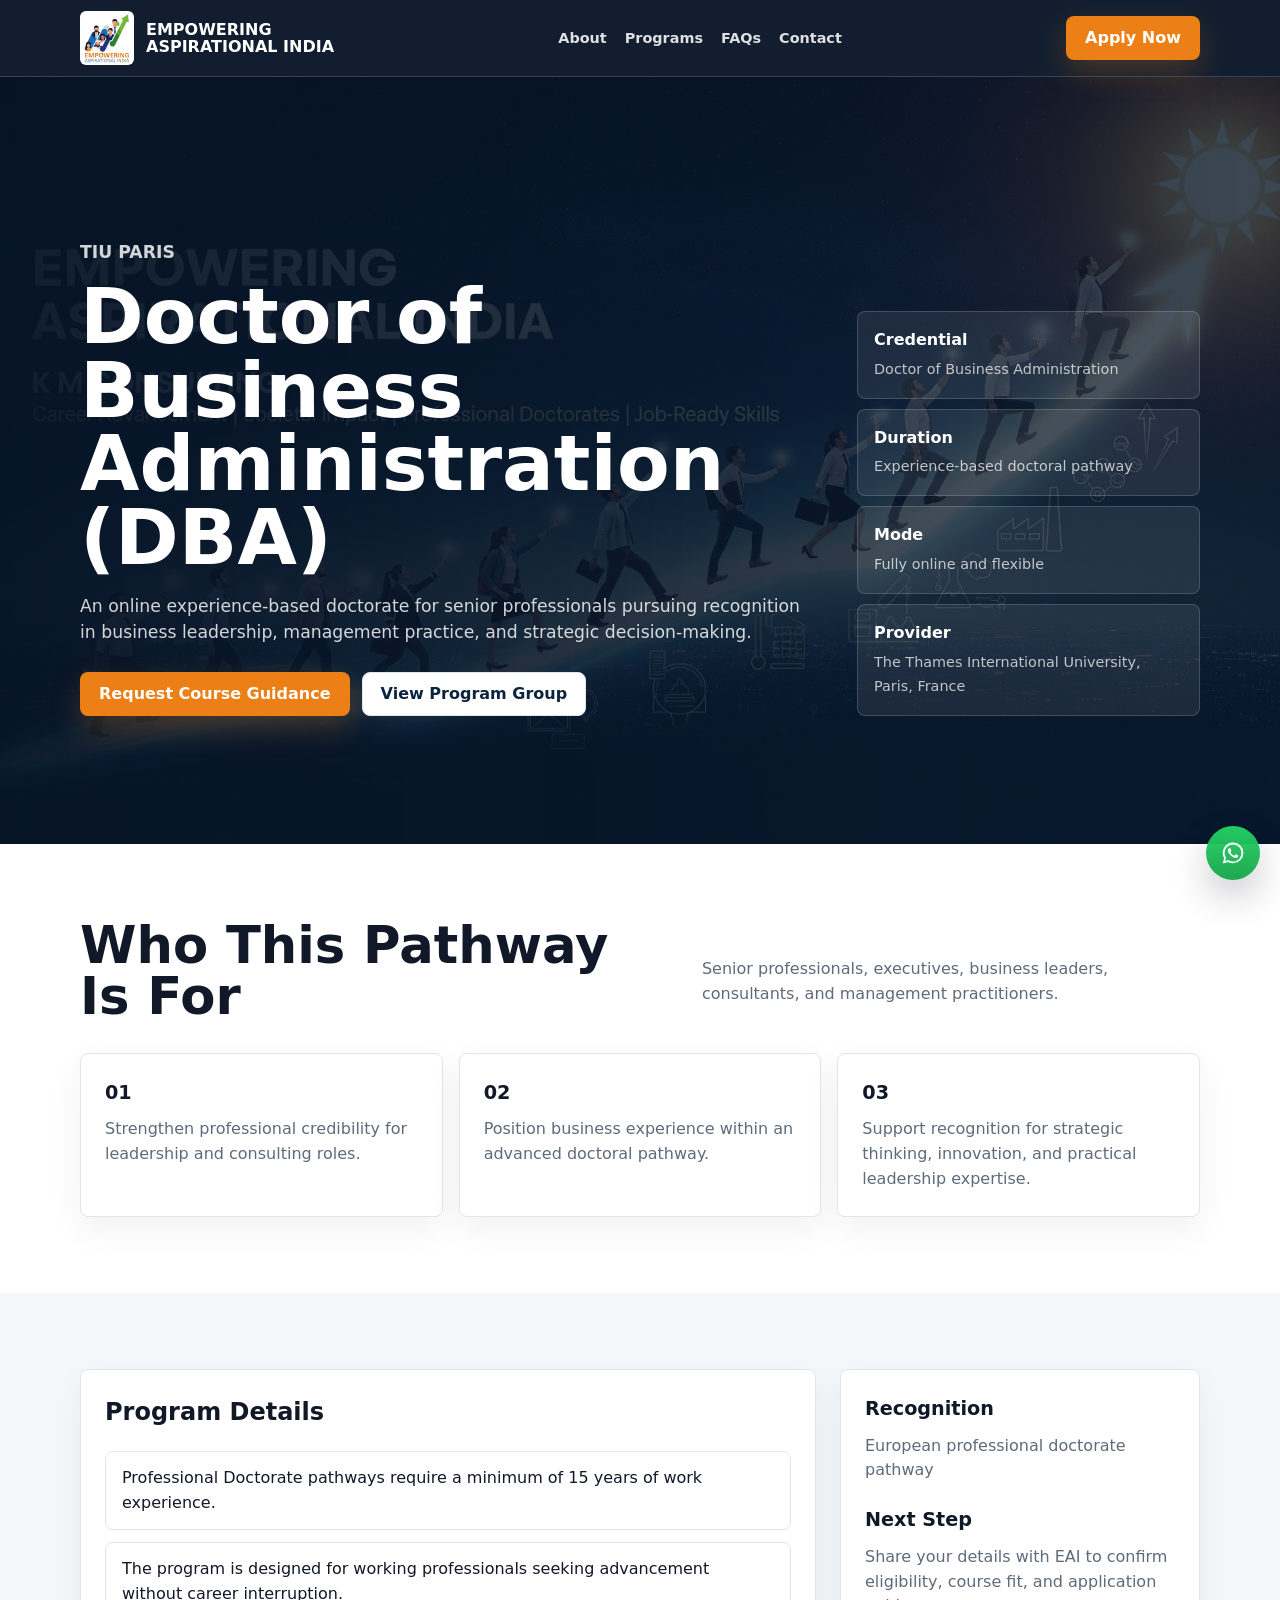
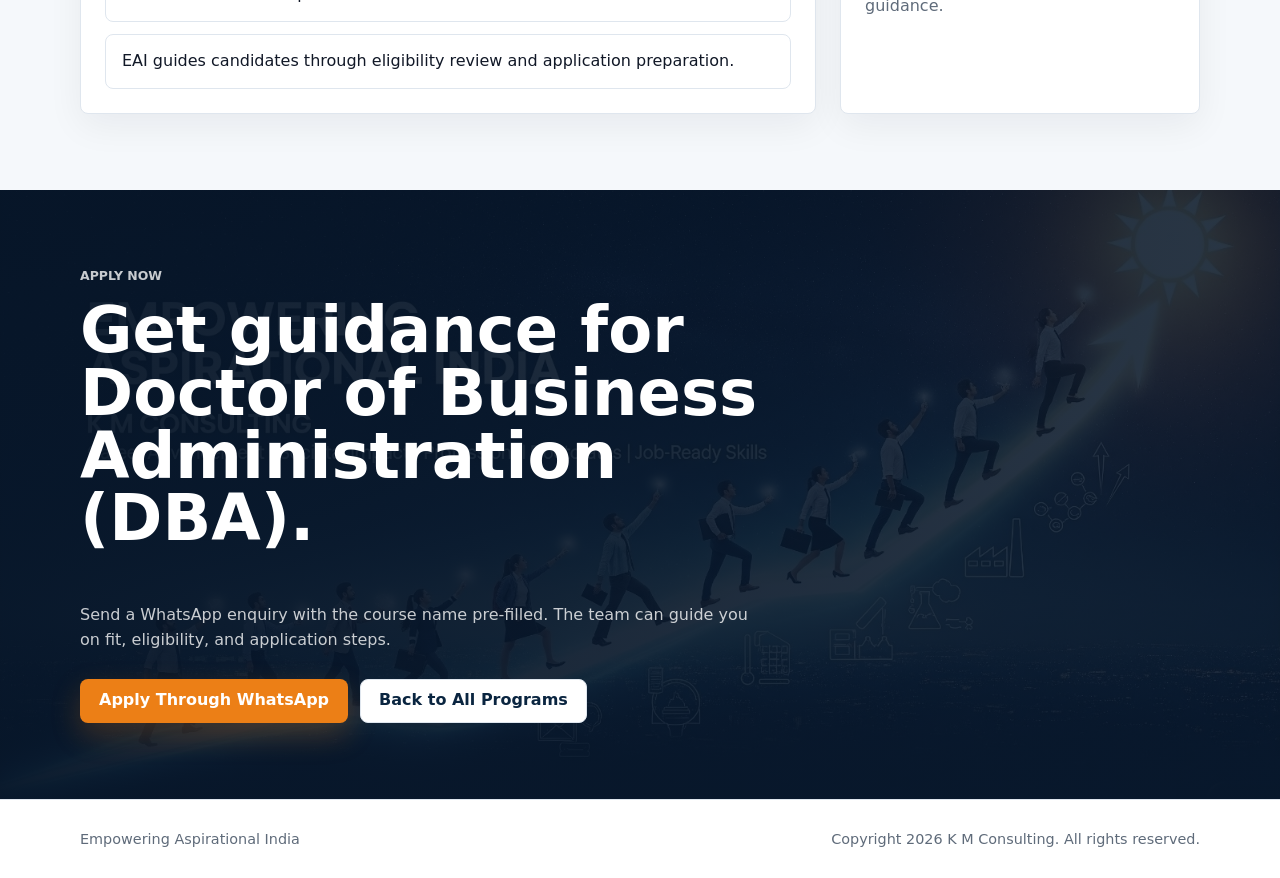
<file: doctoral-programs/dba/index.html>
<!doctype html>
<html lang="en">
  <head>
    <meta charset="utf-8" />
    <meta name="viewport" content="width=device-width, initial-scale=1" />
    <title>Doctor of Business Administration (DBA) | Empowering Aspirational India</title>
    <meta name="description" content="Explore the online experience-based Doctor of Business Administration pathway from The Thames International University through EAI." />
    <meta name="robots" content="index, follow, max-image-preview:large, max-snippet:-1, max-video-preview:-1" />
    <meta name="googlebot" content="index, follow, max-image-preview:large, max-snippet:-1, max-video-preview:-1" />
    <meta name="author" content="K M Consulting" />
    <meta name="publisher" content="Empowering Aspirational India" />
    <meta name="keywords" content="Doctor of Business Administration (DBA), Doctor of Business Administration, Doctor of Business Administration India, Empowering Aspirational India, EAI, online programs India, The Thames International University, Paris, France" />
    <meta name="theme-color" content="#0a2540" />
    <meta name="application-name" content="Empowering Aspirational India" />
    <link rel="canonical" href="https://www.eaiorg.in/doctoral-programs/dba/" />
    <link rel="alternate" hreflang="en-IN" href="https://www.eaiorg.in/doctoral-programs/dba/" />
    <link rel="alternate" hreflang="x-default" href="https://www.eaiorg.in/doctoral-programs/dba/" />
    <link rel="icon" href="../../assets/logo.jpeg" />
    <link rel="stylesheet" href="../../assets/course-page.css" />
    <meta property="og:type" content="article" />
    <meta property="og:site_name" content="Empowering Aspirational India" />
    <meta property="og:locale" content="en_IN" />
    <meta property="og:title" content="Doctor of Business Administration (DBA) | Empowering Aspirational India" />
    <meta property="og:description" content="Explore the online experience-based Doctor of Business Administration pathway from The Thames International University through EAI." />
    <meta property="og:url" content="https://www.eaiorg.in/doctoral-programs/dba/" />
    <meta property="og:image" content="https://www.eaiorg.in/assets/hero.jpeg" />
    <meta property="og:image:secure_url" content="https://www.eaiorg.in/assets/hero.jpeg" />
    <meta property="og:image:type" content="image/jpeg" />
    <meta property="og:image:alt" content="Doctor of Business Administration (DBA) at Empowering Aspirational India" />
    <meta name="twitter:card" content="summary_large_image" />
    <meta name="twitter:title" content="Doctor of Business Administration (DBA) | Empowering Aspirational India" />
    <meta name="twitter:description" content="Explore the online experience-based Doctor of Business Administration pathway from The Thames International University through EAI." />
    <meta name="twitter:image" content="https://www.eaiorg.in/assets/hero.jpeg" />
    <meta name="twitter:image:alt" content="Doctor of Business Administration (DBA) at Empowering Aspirational India" />
    <script type="application/ld+json">{
  "@context": "https://schema.org",
  "@graph": [
    {
      "@type": "EducationalOrganization",
      "@id": "https://www.eaiorg.in/#organization",
      "name": "Empowering Aspirational India",
      "alternateName": "EAI",
      "url": "https://www.eaiorg.in/",
      "logo": "https://www.eaiorg.in/assets/logo.jpeg",
      "image": "https://www.eaiorg.in/assets/hero.jpeg",
      "email": "reachus@eaiorg.in",
      "telephone": "+91 97477 35355",
      "areaServed": {
        "@type": "Country",
        "name": "India"
      },
      "sameAs": [
        "https://www.facebook.com/EAIORGIN/",
        "https://www.instagram.com/eaiorgin/"
      ]
    },
    {
      "@type": "Course",
      "@id": "https://www.eaiorg.in/doctoral-programs/dba/",
      "url": "https://www.eaiorg.in/doctoral-programs/dba/",
      "name": "Doctor of Business Administration (DBA)",
      "description": "Explore the online experience-based Doctor of Business Administration pathway from The Thames International University through EAI.",
      "inLanguage": "en-IN",
      "courseMode": "Fully online and flexible",
      "educationalCredentialAwarded": "Doctor of Business Administration",
      "provider": {
        "@type": "Organization",
        "name": "The Thames International University, Paris, France",
        "url": "https://www.eaiorg.in/#doctoral"
      },
      "offers": {
        "@type": "Offer",
        "availability": "https://schema.org/InStock",
        "category": "Education",
        "url": "https://www.eaiorg.in/doctoral-programs/dba/"
      }
    },
    {
      "@type": "WebPage",
      "@id": "https://www.eaiorg.in/doctoral-programs/dba/#webpage",
      "url": "https://www.eaiorg.in/doctoral-programs/dba/",
      "name": "Doctor of Business Administration (DBA) | Empowering Aspirational India",
      "description": "Explore the online experience-based Doctor of Business Administration pathway from The Thames International University through EAI.",
      "inLanguage": "en-IN",
      "isPartOf": {
        "@type": "WebSite",
        "@id": "https://www.eaiorg.in/#website",
        "name": "Empowering Aspirational India",
        "url": "https://www.eaiorg.in/"
      },
      "about": {
        "@id": "https://www.eaiorg.in/doctoral-programs/dba/"
      },
      "publisher": {
        "@id": "https://www.eaiorg.in/#organization"
      },
      "primaryImageOfPage": {
        "@type": "ImageObject",
        "url": "https://www.eaiorg.in/assets/hero.jpeg"
      }
    },
    {
      "@type": "BreadcrumbList",
      "@id": "https://www.eaiorg.in/doctoral-programs/dba/#breadcrumb",
      "itemListElement": [
        {
          "@type": "ListItem",
          "position": 1,
          "name": "Home",
          "item": "https://www.eaiorg.in/"
        },
        {
          "@type": "ListItem",
          "position": 2,
          "name": "Doctoral Programs",
          "item": "https://www.eaiorg.in/#doctoral"
        },
        {
          "@type": "ListItem",
          "position": 3,
          "name": "Doctor of Business Administration (DBA)",
          "item": "https://www.eaiorg.in/doctoral-programs/dba/"
        }
      ]
    }
  ]
}</script>
  </head>
  <body>
    <header class="site-header">
      <nav class="nav" aria-label="Main navigation">
        <a class="brand" href="../../">
          <img src="../../assets/logo.jpeg" width="54" height="54" alt="Empowering Aspirational India logo" />
          <span>Empowering<br />Aspirational India</span>
        </a>
        <div class="nav-links">
          <a href="../../#about">About</a>
          <a href="../../#programs">Programs</a>
          <a href="../../#faqs">FAQs</a>
          <a href="../../#contact">Contact</a>
        </div>
        <a class="button primary" href="https://wa.me/919747735355?text=Hello%20Empowering%20Aspirational%20India%2C%0A%0AI%20would%20like%20to%20know%20more%20about%20Doctor%20of%20Business%20Administration%20(DBA).">Apply Now</a>
      </nav>
    </header>

    <main>
      <section class="hero">
        <div class="hero-inner">
          <div>
            <p class="eyebrow">TIU Paris</p>
            <h1>Doctor of Business Administration (DBA)</h1>
            <p>An online experience-based doctorate for senior professionals pursuing recognition in business leadership, management practice, and strategic decision-making.</p>
            <div class="hero-actions">
              <a class="button primary" href="https://wa.me/919747735355?text=Hello%20Empowering%20Aspirational%20India%2C%0A%0AI%20would%20like%20to%20know%20more%20about%20Doctor%20of%20Business%20Administration%20(DBA).">Request Course Guidance</a>
              <a class="button secondary" href="https://www.eaiorg.in/#doctoral">View Program Group</a>
            </div>
          </div>
          <aside class="facts" aria-label="Course facts">
            <div class="fact">
              <strong>Credential</strong>
              <span>Doctor of Business Administration</span>
            </div>
            <div class="fact">
              <strong>Duration</strong>
              <span>Experience-based doctoral pathway</span>
            </div>
            <div class="fact">
              <strong>Mode</strong>
              <span>Fully online and flexible</span>
            </div>
            <div class="fact">
              <strong>Provider</strong>
              <span>The Thames International University, Paris, France</span>
            </div>
          </aside>
        </div>
      </section>

      <section>
        <div class="container">
          <div class="section-head">
            <h2>Who This Pathway Is For</h2>
            <p>Senior professionals, executives, business leaders, consultants, and management practitioners.</p>
          </div>
          <div class="detail-grid">
            <article class="panel">
              <h3>01</h3>
              <p>Strengthen professional credibility for leadership and consulting roles.</p>
            </article>
            <article class="panel">
              <h3>02</h3>
              <p>Position business experience within an advanced doctoral pathway.</p>
            </article>
            <article class="panel">
              <h3>03</h3>
              <p>Support recognition for strategic thinking, innovation, and practical leadership expertise.</p>
            </article>
          </div>
        </div>
      </section>

      <section class="info-band">
        <div class="container split">
          <div class="panel">
            <h2>Program Details</h2>
            <ul class="list">
              <li>Professional Doctorate pathways require a minimum of 15 years of work experience.</li>
              <li>The program is designed for working professionals seeking advancement without career interruption.</li>
              <li>EAI guides candidates through eligibility review and application preparation.</li>
            </ul>
          </div>
          <aside class="panel">
            <h3>Recognition</h3>
            <p>European professional doctorate pathway</p>
            <h3 style="margin-top: 22px;">Next Step</h3>
            <p>Share your details with EAI to confirm eligibility, course fit, and application guidance.</p>
          </aside>
        </div>
      </section>

      <section class="cta">
        <div class="container">
          <p class="eyebrow">Apply Now</p>
          <h2>Get guidance for Doctor of Business Administration (DBA).</h2>
          <p>Send a WhatsApp enquiry with the course name pre-filled. The team can guide you on fit, eligibility, and application steps.</p>
          <div class="hero-actions">
            <a class="button primary" href="https://wa.me/919747735355?text=Hello%20Empowering%20Aspirational%20India%2C%0A%0AI%20would%20like%20to%20know%20more%20about%20Doctor%20of%20Business%20Administration%20(DBA).">Apply Through WhatsApp</a>
            <a class="button secondary" href="../../#programs">Back to All Programs</a>
          </div>
        </div>
      </section>
    </main>

    <a class="whatsapp-widget" href="https://wa.me/919747735355?text=Hello%20Empowering%20Aspirational%20India%2C%0A%0AI%20would%20like%20to%20know%20more%20about%20Doctor%20of%20Business%20Administration%20(DBA)." aria-label="Chat on WhatsApp">
      <svg viewBox="0 0 32 32" aria-hidden="true">
        <path d="M16.04 3.2A12.63 12.63 0 0 0 5.18 22.3L3.4 28.8l6.66-1.75a12.58 12.58 0 0 0 5.98 1.52h.01A12.69 12.69 0 0 0 28.8 15.94 12.69 12.69 0 0 0 16.04 3.2Zm0 23.22h-.01a10.48 10.48 0 0 1-5.34-1.46l-.38-.23-3.95 1.04 1.05-3.85-.25-.4a10.45 10.45 0 1 1 8.88 4.9Zm5.74-7.82c-.31-.16-1.86-.92-2.15-1.02-.29-.11-.5-.16-.71.16-.21.31-.81 1.02-.99 1.23-.18.21-.37.24-.68.08-.31-.16-1.33-.49-2.53-1.56-.94-.84-1.57-1.87-1.75-2.18-.18-.31-.02-.48.14-.64.14-.14.31-.37.47-.55.16-.18.21-.31.31-.52.1-.21.05-.39-.03-.55-.08-.16-.71-1.71-.97-2.34-.26-.62-.52-.53-.71-.54h-.61c-.21 0-.55.08-.84.39-.29.31-1.1 1.08-1.1 2.63 0 1.55 1.13 3.05 1.29 3.26.16.21 2.23 3.4 5.4 4.77.75.32 1.34.52 1.8.66.76.24 1.45.21 1.99.13.61-.09 1.86-.76 2.12-1.5.26-.73.26-1.36.18-1.5-.08-.13-.29-.21-.6-.37Z" />
      </svg>
    </a>

    <footer class="footer">
      <div class="footer-inner">
        <span>Empowering Aspirational India</span>
        <span>Copyright 2026 K M Consulting. All rights reserved.</span>
      </div>
    </footer>
  </body>
</html>
</file>
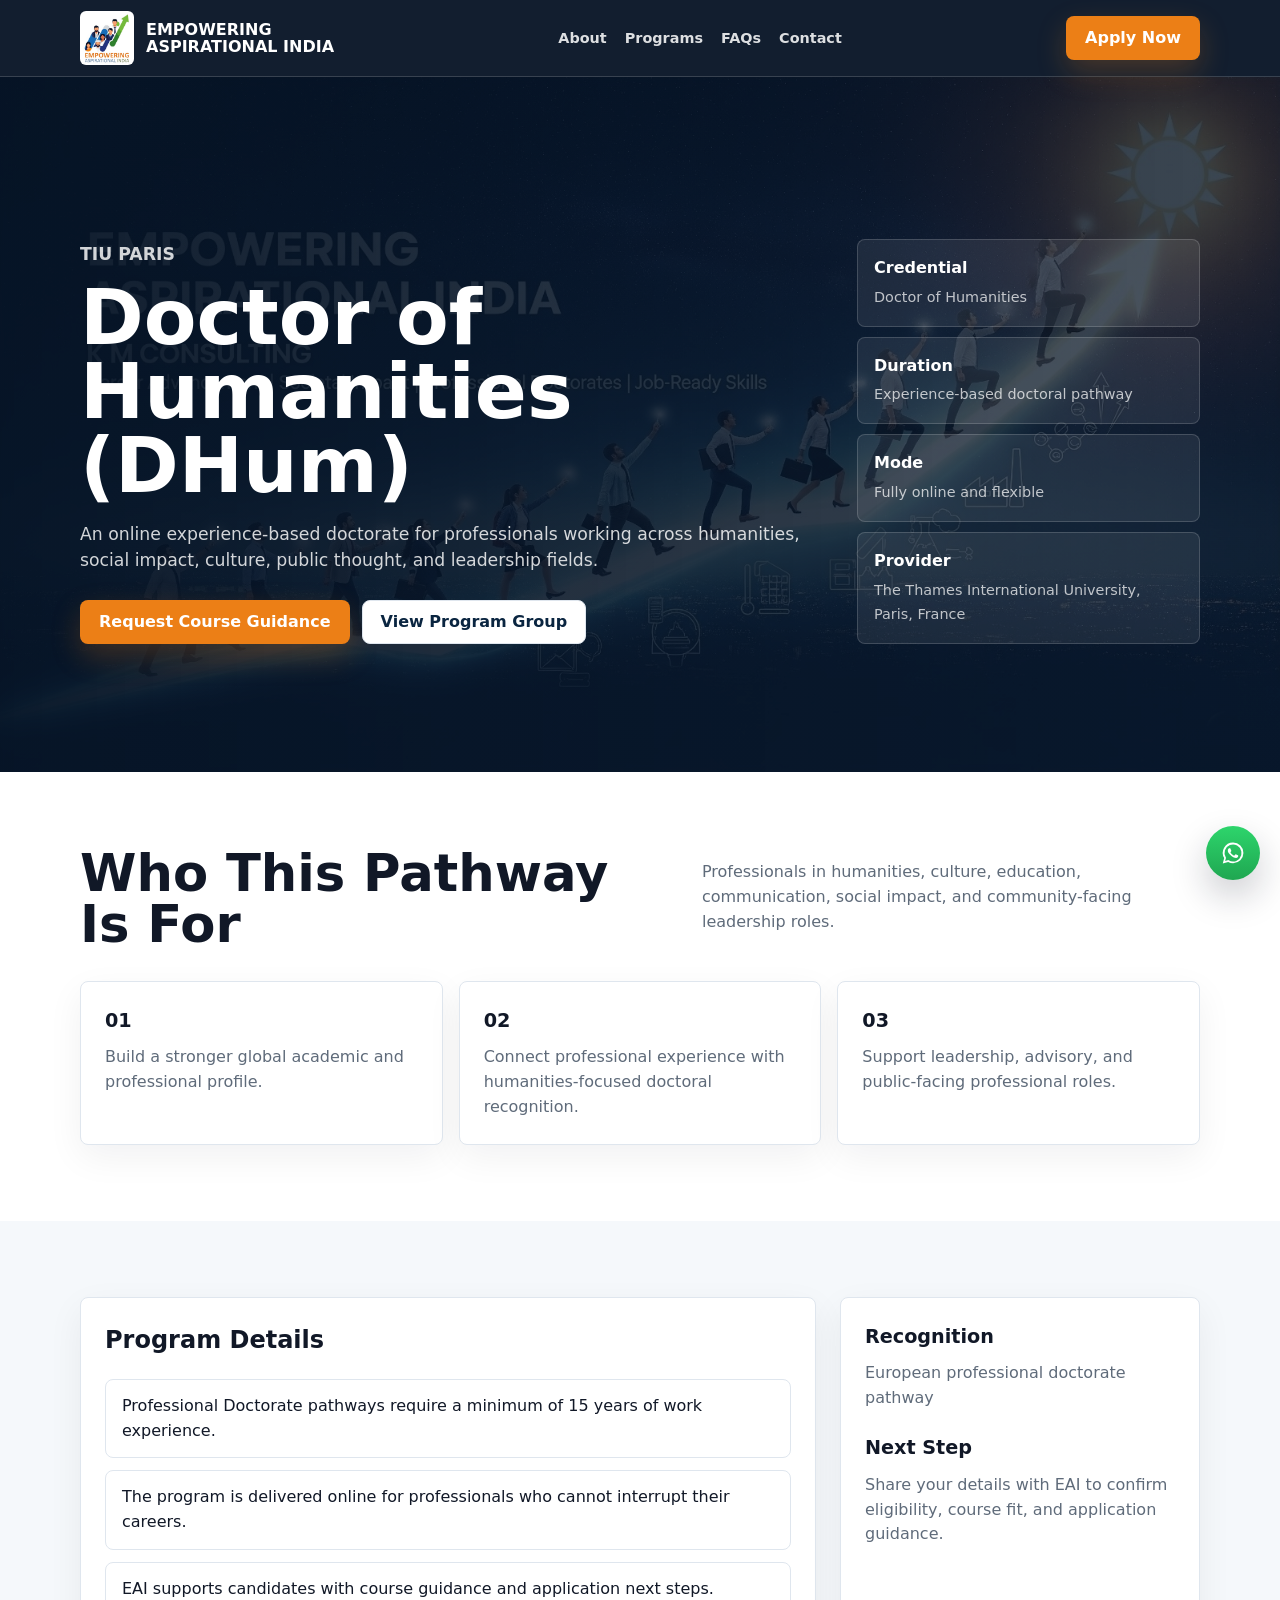
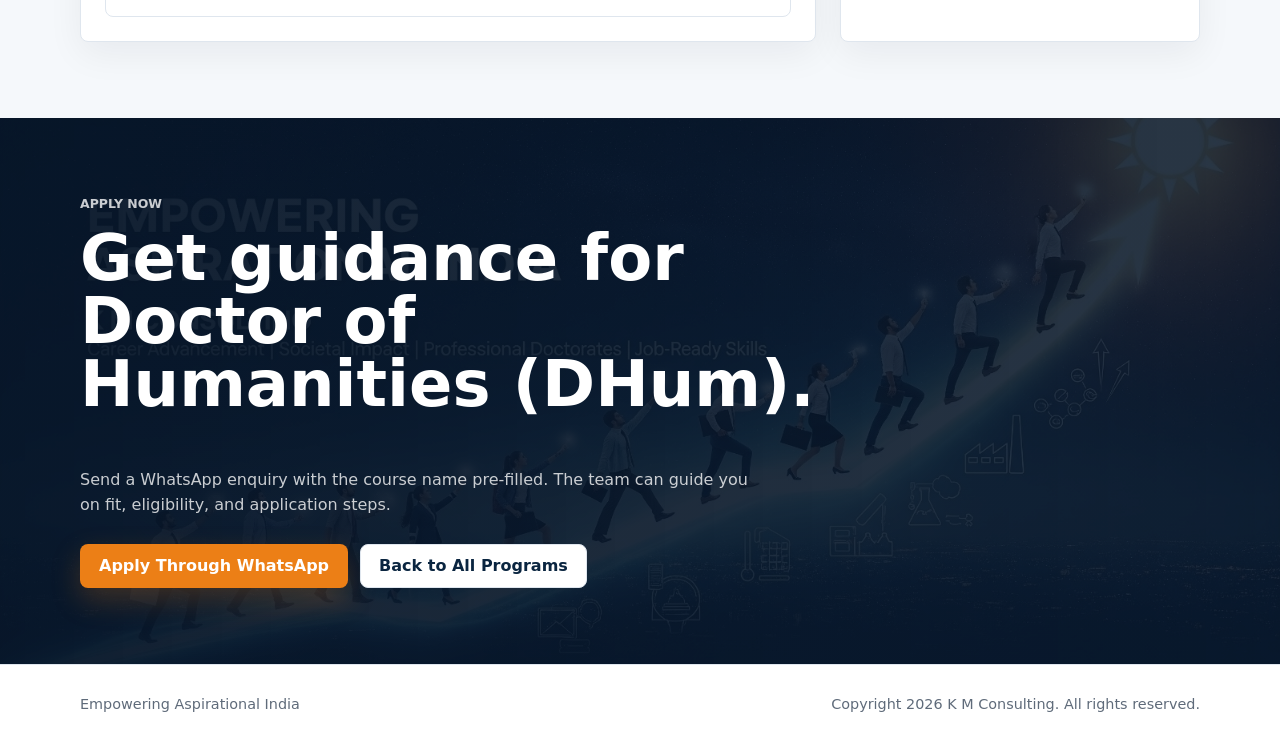
<file: doctoral-programs/dhum/index.html>
<!doctype html>
<html lang="en">
  <head>
    <meta charset="utf-8" />
    <meta name="viewport" content="width=device-width, initial-scale=1" />
    <title>Doctor of Humanities (DHum) | Empowering Aspirational India</title>
    <meta name="description" content="Explore the online experience-based Doctor of Humanities pathway from The Thames International University through EAI." />
    <meta name="robots" content="index, follow, max-image-preview:large, max-snippet:-1, max-video-preview:-1" />
    <meta name="googlebot" content="index, follow, max-image-preview:large, max-snippet:-1, max-video-preview:-1" />
    <meta name="author" content="K M Consulting" />
    <meta name="publisher" content="Empowering Aspirational India" />
    <meta name="keywords" content="Doctor of Humanities (DHum), Doctor of Humanities, Doctor of Humanities India, Empowering Aspirational India, EAI, online programs India, The Thames International University, Paris, France" />
    <meta name="theme-color" content="#0a2540" />
    <meta name="application-name" content="Empowering Aspirational India" />
    <link rel="canonical" href="https://www.eaiorg.in/doctoral-programs/dhum/" />
    <link rel="alternate" hreflang="en-IN" href="https://www.eaiorg.in/doctoral-programs/dhum/" />
    <link rel="alternate" hreflang="x-default" href="https://www.eaiorg.in/doctoral-programs/dhum/" />
    <link rel="icon" href="../../assets/logo.jpeg" />
    <link rel="stylesheet" href="../../assets/course-page.css" />
    <meta property="og:type" content="article" />
    <meta property="og:site_name" content="Empowering Aspirational India" />
    <meta property="og:locale" content="en_IN" />
    <meta property="og:title" content="Doctor of Humanities (DHum) | Empowering Aspirational India" />
    <meta property="og:description" content="Explore the online experience-based Doctor of Humanities pathway from The Thames International University through EAI." />
    <meta property="og:url" content="https://www.eaiorg.in/doctoral-programs/dhum/" />
    <meta property="og:image" content="https://www.eaiorg.in/assets/hero.jpeg" />
    <meta property="og:image:secure_url" content="https://www.eaiorg.in/assets/hero.jpeg" />
    <meta property="og:image:type" content="image/jpeg" />
    <meta property="og:image:alt" content="Doctor of Humanities (DHum) at Empowering Aspirational India" />
    <meta name="twitter:card" content="summary_large_image" />
    <meta name="twitter:title" content="Doctor of Humanities (DHum) | Empowering Aspirational India" />
    <meta name="twitter:description" content="Explore the online experience-based Doctor of Humanities pathway from The Thames International University through EAI." />
    <meta name="twitter:image" content="https://www.eaiorg.in/assets/hero.jpeg" />
    <meta name="twitter:image:alt" content="Doctor of Humanities (DHum) at Empowering Aspirational India" />
    <script type="application/ld+json">{
  "@context": "https://schema.org",
  "@graph": [
    {
      "@type": "EducationalOrganization",
      "@id": "https://www.eaiorg.in/#organization",
      "name": "Empowering Aspirational India",
      "alternateName": "EAI",
      "url": "https://www.eaiorg.in/",
      "logo": "https://www.eaiorg.in/assets/logo.jpeg",
      "image": "https://www.eaiorg.in/assets/hero.jpeg",
      "email": "reachus@eaiorg.in",
      "telephone": "+91 97477 35355",
      "areaServed": {
        "@type": "Country",
        "name": "India"
      },
      "sameAs": [
        "https://www.facebook.com/EAIORGIN/",
        "https://www.instagram.com/eaiorgin/"
      ]
    },
    {
      "@type": "Course",
      "@id": "https://www.eaiorg.in/doctoral-programs/dhum/",
      "url": "https://www.eaiorg.in/doctoral-programs/dhum/",
      "name": "Doctor of Humanities (DHum)",
      "description": "Explore the online experience-based Doctor of Humanities pathway from The Thames International University through EAI.",
      "inLanguage": "en-IN",
      "courseMode": "Fully online and flexible",
      "educationalCredentialAwarded": "Doctor of Humanities",
      "provider": {
        "@type": "Organization",
        "name": "The Thames International University, Paris, France",
        "url": "https://www.eaiorg.in/#doctoral"
      },
      "offers": {
        "@type": "Offer",
        "availability": "https://schema.org/InStock",
        "category": "Education",
        "url": "https://www.eaiorg.in/doctoral-programs/dhum/"
      }
    },
    {
      "@type": "WebPage",
      "@id": "https://www.eaiorg.in/doctoral-programs/dhum/#webpage",
      "url": "https://www.eaiorg.in/doctoral-programs/dhum/",
      "name": "Doctor of Humanities (DHum) | Empowering Aspirational India",
      "description": "Explore the online experience-based Doctor of Humanities pathway from The Thames International University through EAI.",
      "inLanguage": "en-IN",
      "isPartOf": {
        "@type": "WebSite",
        "@id": "https://www.eaiorg.in/#website",
        "name": "Empowering Aspirational India",
        "url": "https://www.eaiorg.in/"
      },
      "about": {
        "@id": "https://www.eaiorg.in/doctoral-programs/dhum/"
      },
      "publisher": {
        "@id": "https://www.eaiorg.in/#organization"
      },
      "primaryImageOfPage": {
        "@type": "ImageObject",
        "url": "https://www.eaiorg.in/assets/hero.jpeg"
      }
    },
    {
      "@type": "BreadcrumbList",
      "@id": "https://www.eaiorg.in/doctoral-programs/dhum/#breadcrumb",
      "itemListElement": [
        {
          "@type": "ListItem",
          "position": 1,
          "name": "Home",
          "item": "https://www.eaiorg.in/"
        },
        {
          "@type": "ListItem",
          "position": 2,
          "name": "Doctoral Programs",
          "item": "https://www.eaiorg.in/#doctoral"
        },
        {
          "@type": "ListItem",
          "position": 3,
          "name": "Doctor of Humanities (DHum)",
          "item": "https://www.eaiorg.in/doctoral-programs/dhum/"
        }
      ]
    }
  ]
}</script>
  </head>
  <body>
    <header class="site-header">
      <nav class="nav" aria-label="Main navigation">
        <a class="brand" href="../../">
          <img src="../../assets/logo.jpeg" width="54" height="54" alt="Empowering Aspirational India logo" />
          <span>Empowering<br />Aspirational India</span>
        </a>
        <div class="nav-links">
          <a href="../../#about">About</a>
          <a href="../../#programs">Programs</a>
          <a href="../../#faqs">FAQs</a>
          <a href="../../#contact">Contact</a>
        </div>
        <a class="button primary" href="https://wa.me/919747735355?text=Hello%20Empowering%20Aspirational%20India%2C%0A%0AI%20would%20like%20to%20know%20more%20about%20Doctor%20of%20Humanities%20(DHum).">Apply Now</a>
      </nav>
    </header>

    <main>
      <section class="hero">
        <div class="hero-inner">
          <div>
            <p class="eyebrow">TIU Paris</p>
            <h1>Doctor of Humanities (DHum)</h1>
            <p>An online experience-based doctorate for professionals working across humanities, social impact, culture, public thought, and leadership fields.</p>
            <div class="hero-actions">
              <a class="button primary" href="https://wa.me/919747735355?text=Hello%20Empowering%20Aspirational%20India%2C%0A%0AI%20would%20like%20to%20know%20more%20about%20Doctor%20of%20Humanities%20(DHum).">Request Course Guidance</a>
              <a class="button secondary" href="https://www.eaiorg.in/#doctoral">View Program Group</a>
            </div>
          </div>
          <aside class="facts" aria-label="Course facts">
            <div class="fact">
              <strong>Credential</strong>
              <span>Doctor of Humanities</span>
            </div>
            <div class="fact">
              <strong>Duration</strong>
              <span>Experience-based doctoral pathway</span>
            </div>
            <div class="fact">
              <strong>Mode</strong>
              <span>Fully online and flexible</span>
            </div>
            <div class="fact">
              <strong>Provider</strong>
              <span>The Thames International University, Paris, France</span>
            </div>
          </aside>
        </div>
      </section>

      <section>
        <div class="container">
          <div class="section-head">
            <h2>Who This Pathway Is For</h2>
            <p>Professionals in humanities, culture, education, communication, social impact, and community-facing leadership roles.</p>
          </div>
          <div class="detail-grid">
            <article class="panel">
              <h3>01</h3>
              <p>Build a stronger global academic and professional profile.</p>
            </article>
            <article class="panel">
              <h3>02</h3>
              <p>Connect professional experience with humanities-focused doctoral recognition.</p>
            </article>
            <article class="panel">
              <h3>03</h3>
              <p>Support leadership, advisory, and public-facing professional roles.</p>
            </article>
          </div>
        </div>
      </section>

      <section class="info-band">
        <div class="container split">
          <div class="panel">
            <h2>Program Details</h2>
            <ul class="list">
              <li>Professional Doctorate pathways require a minimum of 15 years of work experience.</li>
              <li>The program is delivered online for professionals who cannot interrupt their careers.</li>
              <li>EAI supports candidates with course guidance and application next steps.</li>
            </ul>
          </div>
          <aside class="panel">
            <h3>Recognition</h3>
            <p>European professional doctorate pathway</p>
            <h3 style="margin-top: 22px;">Next Step</h3>
            <p>Share your details with EAI to confirm eligibility, course fit, and application guidance.</p>
          </aside>
        </div>
      </section>

      <section class="cta">
        <div class="container">
          <p class="eyebrow">Apply Now</p>
          <h2>Get guidance for Doctor of Humanities (DHum).</h2>
          <p>Send a WhatsApp enquiry with the course name pre-filled. The team can guide you on fit, eligibility, and application steps.</p>
          <div class="hero-actions">
            <a class="button primary" href="https://wa.me/919747735355?text=Hello%20Empowering%20Aspirational%20India%2C%0A%0AI%20would%20like%20to%20know%20more%20about%20Doctor%20of%20Humanities%20(DHum).">Apply Through WhatsApp</a>
            <a class="button secondary" href="../../#programs">Back to All Programs</a>
          </div>
        </div>
      </section>
    </main>

    <a class="whatsapp-widget" href="https://wa.me/919747735355?text=Hello%20Empowering%20Aspirational%20India%2C%0A%0AI%20would%20like%20to%20know%20more%20about%20Doctor%20of%20Humanities%20(DHum)." aria-label="Chat on WhatsApp">
      <svg viewBox="0 0 32 32" aria-hidden="true">
        <path d="M16.04 3.2A12.63 12.63 0 0 0 5.18 22.3L3.4 28.8l6.66-1.75a12.58 12.58 0 0 0 5.98 1.52h.01A12.69 12.69 0 0 0 28.8 15.94 12.69 12.69 0 0 0 16.04 3.2Zm0 23.22h-.01a10.48 10.48 0 0 1-5.34-1.46l-.38-.23-3.95 1.04 1.05-3.85-.25-.4a10.45 10.45 0 1 1 8.88 4.9Zm5.74-7.82c-.31-.16-1.86-.92-2.15-1.02-.29-.11-.5-.16-.71.16-.21.31-.81 1.02-.99 1.23-.18.21-.37.24-.68.08-.31-.16-1.33-.49-2.53-1.56-.94-.84-1.57-1.87-1.75-2.18-.18-.31-.02-.48.14-.64.14-.14.31-.37.47-.55.16-.18.21-.31.31-.52.1-.21.05-.39-.03-.55-.08-.16-.71-1.71-.97-2.34-.26-.62-.52-.53-.71-.54h-.61c-.21 0-.55.08-.84.39-.29.31-1.1 1.08-1.1 2.63 0 1.55 1.13 3.05 1.29 3.26.16.21 2.23 3.4 5.4 4.77.75.32 1.34.52 1.8.66.76.24 1.45.21 1.99.13.61-.09 1.86-.76 2.12-1.5.26-.73.26-1.36.18-1.5-.08-.13-.29-.21-.6-.37Z" />
      </svg>
    </a>

    <footer class="footer">
      <div class="footer-inner">
        <span>Empowering Aspirational India</span>
        <span>Copyright 2026 K M Consulting. All rights reserved.</span>
      </div>
    </footer>
  </body>
</html>
</file>
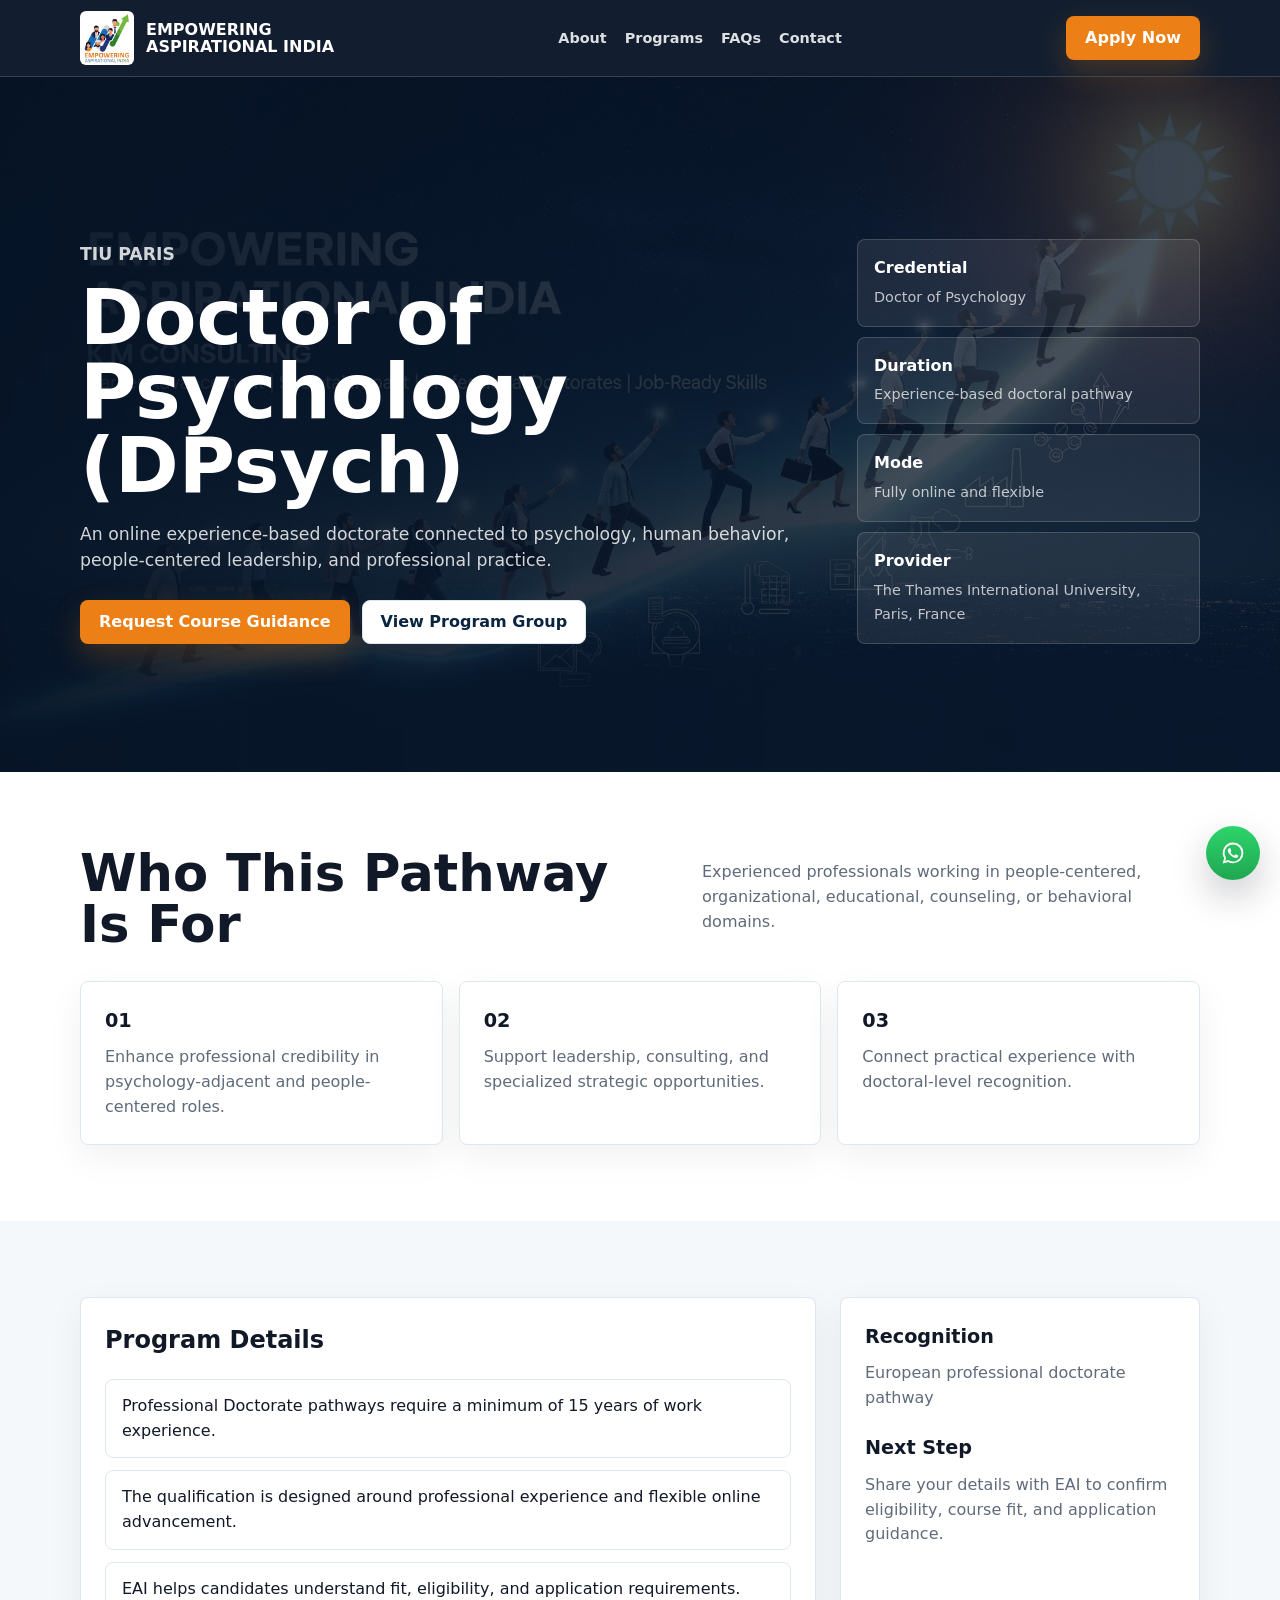
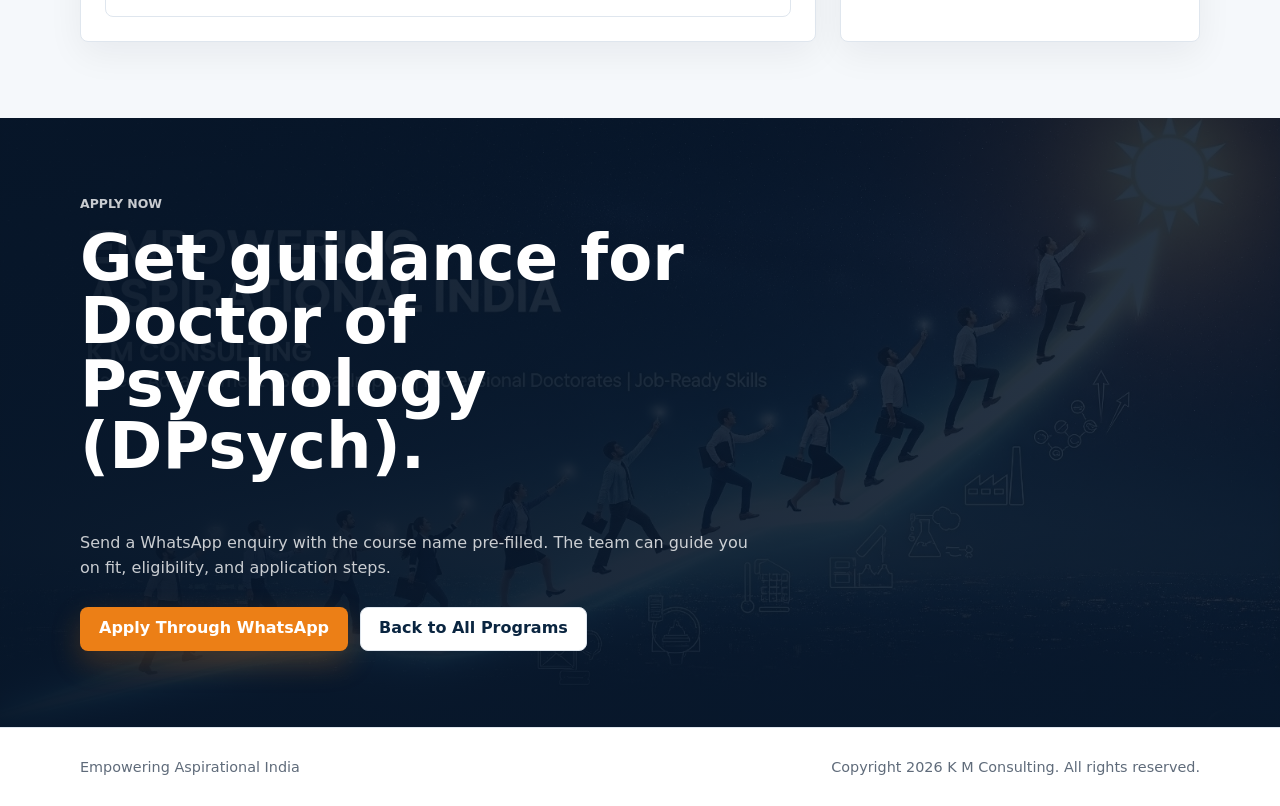
<file: doctoral-programs/dpsych/index.html>
<!doctype html>
<html lang="en">
  <head>
    <meta charset="utf-8" />
    <meta name="viewport" content="width=device-width, initial-scale=1" />
    <title>Doctor of Psychology (DPsych) | Empowering Aspirational India</title>
    <meta name="description" content="Explore the online experience-based Doctor of Psychology pathway from The Thames International University through EAI." />
    <meta name="robots" content="index, follow, max-image-preview:large, max-snippet:-1, max-video-preview:-1" />
    <meta name="googlebot" content="index, follow, max-image-preview:large, max-snippet:-1, max-video-preview:-1" />
    <meta name="author" content="K M Consulting" />
    <meta name="publisher" content="Empowering Aspirational India" />
    <meta name="keywords" content="Doctor of Psychology (DPsych), Doctor of Psychology, Doctor of Psychology India, Empowering Aspirational India, EAI, online programs India, The Thames International University, Paris, France" />
    <meta name="theme-color" content="#0a2540" />
    <meta name="application-name" content="Empowering Aspirational India" />
    <link rel="canonical" href="https://www.eaiorg.in/doctoral-programs/dpsych/" />
    <link rel="alternate" hreflang="en-IN" href="https://www.eaiorg.in/doctoral-programs/dpsych/" />
    <link rel="alternate" hreflang="x-default" href="https://www.eaiorg.in/doctoral-programs/dpsych/" />
    <link rel="icon" href="../../assets/logo.jpeg" />
    <link rel="stylesheet" href="../../assets/course-page.css" />
    <meta property="og:type" content="article" />
    <meta property="og:site_name" content="Empowering Aspirational India" />
    <meta property="og:locale" content="en_IN" />
    <meta property="og:title" content="Doctor of Psychology (DPsych) | Empowering Aspirational India" />
    <meta property="og:description" content="Explore the online experience-based Doctor of Psychology pathway from The Thames International University through EAI." />
    <meta property="og:url" content="https://www.eaiorg.in/doctoral-programs/dpsych/" />
    <meta property="og:image" content="https://www.eaiorg.in/assets/hero.jpeg" />
    <meta property="og:image:secure_url" content="https://www.eaiorg.in/assets/hero.jpeg" />
    <meta property="og:image:type" content="image/jpeg" />
    <meta property="og:image:alt" content="Doctor of Psychology (DPsych) at Empowering Aspirational India" />
    <meta name="twitter:card" content="summary_large_image" />
    <meta name="twitter:title" content="Doctor of Psychology (DPsych) | Empowering Aspirational India" />
    <meta name="twitter:description" content="Explore the online experience-based Doctor of Psychology pathway from The Thames International University through EAI." />
    <meta name="twitter:image" content="https://www.eaiorg.in/assets/hero.jpeg" />
    <meta name="twitter:image:alt" content="Doctor of Psychology (DPsych) at Empowering Aspirational India" />
    <script type="application/ld+json">{
  "@context": "https://schema.org",
  "@graph": [
    {
      "@type": "EducationalOrganization",
      "@id": "https://www.eaiorg.in/#organization",
      "name": "Empowering Aspirational India",
      "alternateName": "EAI",
      "url": "https://www.eaiorg.in/",
      "logo": "https://www.eaiorg.in/assets/logo.jpeg",
      "image": "https://www.eaiorg.in/assets/hero.jpeg",
      "email": "reachus@eaiorg.in",
      "telephone": "+91 97477 35355",
      "areaServed": {
        "@type": "Country",
        "name": "India"
      },
      "sameAs": [
        "https://www.facebook.com/EAIORGIN/",
        "https://www.instagram.com/eaiorgin/"
      ]
    },
    {
      "@type": "Course",
      "@id": "https://www.eaiorg.in/doctoral-programs/dpsych/",
      "url": "https://www.eaiorg.in/doctoral-programs/dpsych/",
      "name": "Doctor of Psychology (DPsych)",
      "description": "Explore the online experience-based Doctor of Psychology pathway from The Thames International University through EAI.",
      "inLanguage": "en-IN",
      "courseMode": "Fully online and flexible",
      "educationalCredentialAwarded": "Doctor of Psychology",
      "provider": {
        "@type": "Organization",
        "name": "The Thames International University, Paris, France",
        "url": "https://www.eaiorg.in/#doctoral"
      },
      "offers": {
        "@type": "Offer",
        "availability": "https://schema.org/InStock",
        "category": "Education",
        "url": "https://www.eaiorg.in/doctoral-programs/dpsych/"
      }
    },
    {
      "@type": "WebPage",
      "@id": "https://www.eaiorg.in/doctoral-programs/dpsych/#webpage",
      "url": "https://www.eaiorg.in/doctoral-programs/dpsych/",
      "name": "Doctor of Psychology (DPsych) | Empowering Aspirational India",
      "description": "Explore the online experience-based Doctor of Psychology pathway from The Thames International University through EAI.",
      "inLanguage": "en-IN",
      "isPartOf": {
        "@type": "WebSite",
        "@id": "https://www.eaiorg.in/#website",
        "name": "Empowering Aspirational India",
        "url": "https://www.eaiorg.in/"
      },
      "about": {
        "@id": "https://www.eaiorg.in/doctoral-programs/dpsych/"
      },
      "publisher": {
        "@id": "https://www.eaiorg.in/#organization"
      },
      "primaryImageOfPage": {
        "@type": "ImageObject",
        "url": "https://www.eaiorg.in/assets/hero.jpeg"
      }
    },
    {
      "@type": "BreadcrumbList",
      "@id": "https://www.eaiorg.in/doctoral-programs/dpsych/#breadcrumb",
      "itemListElement": [
        {
          "@type": "ListItem",
          "position": 1,
          "name": "Home",
          "item": "https://www.eaiorg.in/"
        },
        {
          "@type": "ListItem",
          "position": 2,
          "name": "Doctoral Programs",
          "item": "https://www.eaiorg.in/#doctoral"
        },
        {
          "@type": "ListItem",
          "position": 3,
          "name": "Doctor of Psychology (DPsych)",
          "item": "https://www.eaiorg.in/doctoral-programs/dpsych/"
        }
      ]
    }
  ]
}</script>
  </head>
  <body>
    <header class="site-header">
      <nav class="nav" aria-label="Main navigation">
        <a class="brand" href="../../">
          <img src="../../assets/logo.jpeg" width="54" height="54" alt="Empowering Aspirational India logo" />
          <span>Empowering<br />Aspirational India</span>
        </a>
        <div class="nav-links">
          <a href="../../#about">About</a>
          <a href="../../#programs">Programs</a>
          <a href="../../#faqs">FAQs</a>
          <a href="../../#contact">Contact</a>
        </div>
        <a class="button primary" href="https://wa.me/919747735355?text=Hello%20Empowering%20Aspirational%20India%2C%0A%0AI%20would%20like%20to%20know%20more%20about%20Doctor%20of%20Psychology%20(DPsych).">Apply Now</a>
      </nav>
    </header>

    <main>
      <section class="hero">
        <div class="hero-inner">
          <div>
            <p class="eyebrow">TIU Paris</p>
            <h1>Doctor of Psychology (DPsych)</h1>
            <p>An online experience-based doctorate connected to psychology, human behavior, people-centered leadership, and professional practice.</p>
            <div class="hero-actions">
              <a class="button primary" href="https://wa.me/919747735355?text=Hello%20Empowering%20Aspirational%20India%2C%0A%0AI%20would%20like%20to%20know%20more%20about%20Doctor%20of%20Psychology%20(DPsych).">Request Course Guidance</a>
              <a class="button secondary" href="https://www.eaiorg.in/#doctoral">View Program Group</a>
            </div>
          </div>
          <aside class="facts" aria-label="Course facts">
            <div class="fact">
              <strong>Credential</strong>
              <span>Doctor of Psychology</span>
            </div>
            <div class="fact">
              <strong>Duration</strong>
              <span>Experience-based doctoral pathway</span>
            </div>
            <div class="fact">
              <strong>Mode</strong>
              <span>Fully online and flexible</span>
            </div>
            <div class="fact">
              <strong>Provider</strong>
              <span>The Thames International University, Paris, France</span>
            </div>
          </aside>
        </div>
      </section>

      <section>
        <div class="container">
          <div class="section-head">
            <h2>Who This Pathway Is For</h2>
            <p>Experienced professionals working in people-centered, organizational, educational, counseling, or behavioral domains.</p>
          </div>
          <div class="detail-grid">
            <article class="panel">
              <h3>01</h3>
              <p>Enhance professional credibility in psychology-adjacent and people-centered roles.</p>
            </article>
            <article class="panel">
              <h3>02</h3>
              <p>Support leadership, consulting, and specialized strategic opportunities.</p>
            </article>
            <article class="panel">
              <h3>03</h3>
              <p>Connect practical experience with doctoral-level recognition.</p>
            </article>
          </div>
        </div>
      </section>

      <section class="info-band">
        <div class="container split">
          <div class="panel">
            <h2>Program Details</h2>
            <ul class="list">
              <li>Professional Doctorate pathways require a minimum of 15 years of work experience.</li>
              <li>The qualification is designed around professional experience and flexible online advancement.</li>
              <li>EAI helps candidates understand fit, eligibility, and application requirements.</li>
            </ul>
          </div>
          <aside class="panel">
            <h3>Recognition</h3>
            <p>European professional doctorate pathway</p>
            <h3 style="margin-top: 22px;">Next Step</h3>
            <p>Share your details with EAI to confirm eligibility, course fit, and application guidance.</p>
          </aside>
        </div>
      </section>

      <section class="cta">
        <div class="container">
          <p class="eyebrow">Apply Now</p>
          <h2>Get guidance for Doctor of Psychology (DPsych).</h2>
          <p>Send a WhatsApp enquiry with the course name pre-filled. The team can guide you on fit, eligibility, and application steps.</p>
          <div class="hero-actions">
            <a class="button primary" href="https://wa.me/919747735355?text=Hello%20Empowering%20Aspirational%20India%2C%0A%0AI%20would%20like%20to%20know%20more%20about%20Doctor%20of%20Psychology%20(DPsych).">Apply Through WhatsApp</a>
            <a class="button secondary" href="../../#programs">Back to All Programs</a>
          </div>
        </div>
      </section>
    </main>

    <a class="whatsapp-widget" href="https://wa.me/919747735355?text=Hello%20Empowering%20Aspirational%20India%2C%0A%0AI%20would%20like%20to%20know%20more%20about%20Doctor%20of%20Psychology%20(DPsych)." aria-label="Chat on WhatsApp">
      <svg viewBox="0 0 32 32" aria-hidden="true">
        <path d="M16.04 3.2A12.63 12.63 0 0 0 5.18 22.3L3.4 28.8l6.66-1.75a12.58 12.58 0 0 0 5.98 1.52h.01A12.69 12.69 0 0 0 28.8 15.94 12.69 12.69 0 0 0 16.04 3.2Zm0 23.22h-.01a10.48 10.48 0 0 1-5.34-1.46l-.38-.23-3.95 1.04 1.05-3.85-.25-.4a10.45 10.45 0 1 1 8.88 4.9Zm5.74-7.82c-.31-.16-1.86-.92-2.15-1.02-.29-.11-.5-.16-.71.16-.21.31-.81 1.02-.99 1.23-.18.21-.37.24-.68.08-.31-.16-1.33-.49-2.53-1.56-.94-.84-1.57-1.87-1.75-2.18-.18-.31-.02-.48.14-.64.14-.14.31-.37.47-.55.16-.18.21-.31.31-.52.1-.21.05-.39-.03-.55-.08-.16-.71-1.71-.97-2.34-.26-.62-.52-.53-.71-.54h-.61c-.21 0-.55.08-.84.39-.29.31-1.1 1.08-1.1 2.63 0 1.55 1.13 3.05 1.29 3.26.16.21 2.23 3.4 5.4 4.77.75.32 1.34.52 1.8.66.76.24 1.45.21 1.99.13.61-.09 1.86-.76 2.12-1.5.26-.73.26-1.36.18-1.5-.08-.13-.29-.21-.6-.37Z" />
      </svg>
    </a>

    <footer class="footer">
      <div class="footer-inner">
        <span>Empowering Aspirational India</span>
        <span>Copyright 2026 K M Consulting. All rights reserved.</span>
      </div>
    </footer>
  </body>
</html>
</file>
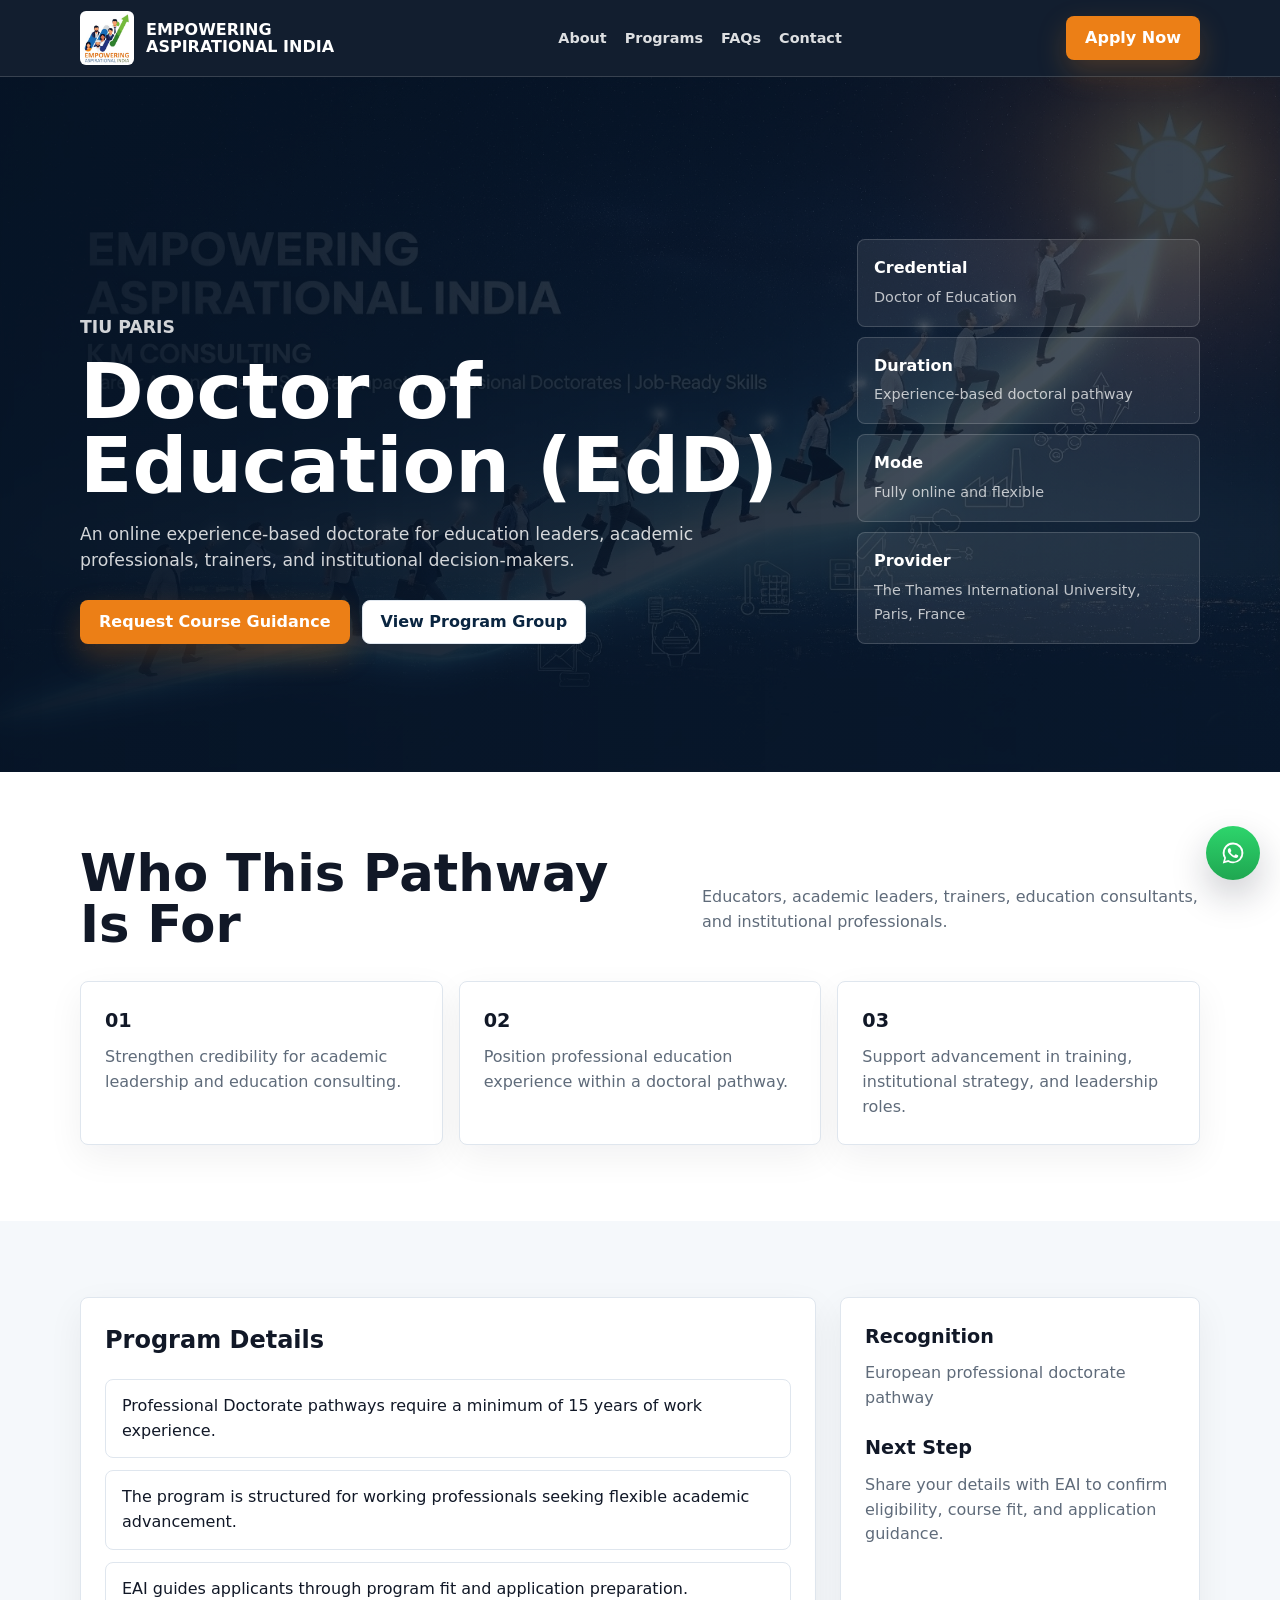
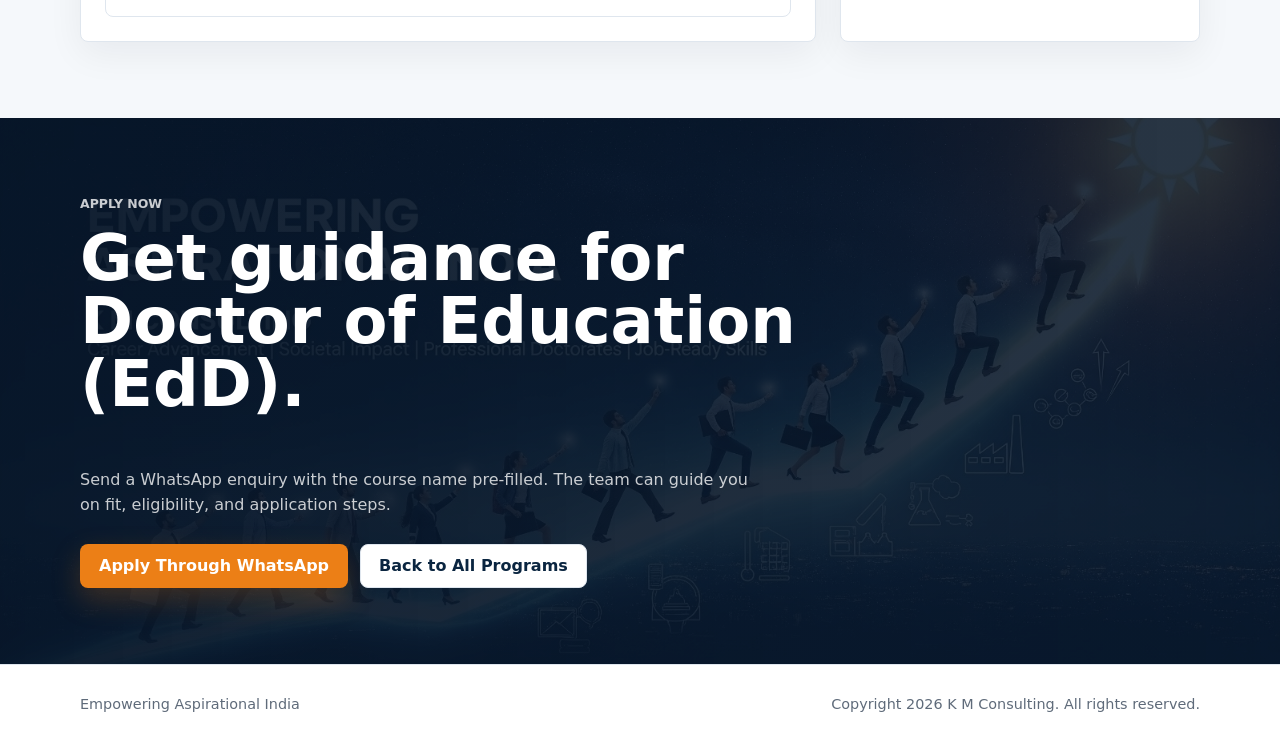
<file: doctoral-programs/edd/index.html>
<!doctype html>
<html lang="en">
  <head>
    <meta charset="utf-8" />
    <meta name="viewport" content="width=device-width, initial-scale=1" />
    <title>Doctor of Education (EdD) | Empowering Aspirational India</title>
    <meta name="description" content="Explore the online experience-based Doctor of Education pathway from The Thames International University through EAI." />
    <meta name="robots" content="index, follow, max-image-preview:large, max-snippet:-1, max-video-preview:-1" />
    <meta name="googlebot" content="index, follow, max-image-preview:large, max-snippet:-1, max-video-preview:-1" />
    <meta name="author" content="K M Consulting" />
    <meta name="publisher" content="Empowering Aspirational India" />
    <meta name="keywords" content="Doctor of Education (EdD), Doctor of Education, Doctor of Education India, Empowering Aspirational India, EAI, online programs India, The Thames International University, Paris, France" />
    <meta name="theme-color" content="#0a2540" />
    <meta name="application-name" content="Empowering Aspirational India" />
    <link rel="canonical" href="https://www.eaiorg.in/doctoral-programs/edd/" />
    <link rel="alternate" hreflang="en-IN" href="https://www.eaiorg.in/doctoral-programs/edd/" />
    <link rel="alternate" hreflang="x-default" href="https://www.eaiorg.in/doctoral-programs/edd/" />
    <link rel="icon" href="../../assets/logo.jpeg" />
    <link rel="stylesheet" href="../../assets/course-page.css" />
    <meta property="og:type" content="article" />
    <meta property="og:site_name" content="Empowering Aspirational India" />
    <meta property="og:locale" content="en_IN" />
    <meta property="og:title" content="Doctor of Education (EdD) | Empowering Aspirational India" />
    <meta property="og:description" content="Explore the online experience-based Doctor of Education pathway from The Thames International University through EAI." />
    <meta property="og:url" content="https://www.eaiorg.in/doctoral-programs/edd/" />
    <meta property="og:image" content="https://www.eaiorg.in/assets/hero.jpeg" />
    <meta property="og:image:secure_url" content="https://www.eaiorg.in/assets/hero.jpeg" />
    <meta property="og:image:type" content="image/jpeg" />
    <meta property="og:image:alt" content="Doctor of Education (EdD) at Empowering Aspirational India" />
    <meta name="twitter:card" content="summary_large_image" />
    <meta name="twitter:title" content="Doctor of Education (EdD) | Empowering Aspirational India" />
    <meta name="twitter:description" content="Explore the online experience-based Doctor of Education pathway from The Thames International University through EAI." />
    <meta name="twitter:image" content="https://www.eaiorg.in/assets/hero.jpeg" />
    <meta name="twitter:image:alt" content="Doctor of Education (EdD) at Empowering Aspirational India" />
    <script type="application/ld+json">{
  "@context": "https://schema.org",
  "@graph": [
    {
      "@type": "EducationalOrganization",
      "@id": "https://www.eaiorg.in/#organization",
      "name": "Empowering Aspirational India",
      "alternateName": "EAI",
      "url": "https://www.eaiorg.in/",
      "logo": "https://www.eaiorg.in/assets/logo.jpeg",
      "image": "https://www.eaiorg.in/assets/hero.jpeg",
      "email": "reachus@eaiorg.in",
      "telephone": "+91 97477 35355",
      "areaServed": {
        "@type": "Country",
        "name": "India"
      },
      "sameAs": [
        "https://www.facebook.com/EAIORGIN/",
        "https://www.instagram.com/eaiorgin/"
      ]
    },
    {
      "@type": "Course",
      "@id": "https://www.eaiorg.in/doctoral-programs/edd/",
      "url": "https://www.eaiorg.in/doctoral-programs/edd/",
      "name": "Doctor of Education (EdD)",
      "description": "Explore the online experience-based Doctor of Education pathway from The Thames International University through EAI.",
      "inLanguage": "en-IN",
      "courseMode": "Fully online and flexible",
      "educationalCredentialAwarded": "Doctor of Education",
      "provider": {
        "@type": "Organization",
        "name": "The Thames International University, Paris, France",
        "url": "https://www.eaiorg.in/#doctoral"
      },
      "offers": {
        "@type": "Offer",
        "availability": "https://schema.org/InStock",
        "category": "Education",
        "url": "https://www.eaiorg.in/doctoral-programs/edd/"
      }
    },
    {
      "@type": "WebPage",
      "@id": "https://www.eaiorg.in/doctoral-programs/edd/#webpage",
      "url": "https://www.eaiorg.in/doctoral-programs/edd/",
      "name": "Doctor of Education (EdD) | Empowering Aspirational India",
      "description": "Explore the online experience-based Doctor of Education pathway from The Thames International University through EAI.",
      "inLanguage": "en-IN",
      "isPartOf": {
        "@type": "WebSite",
        "@id": "https://www.eaiorg.in/#website",
        "name": "Empowering Aspirational India",
        "url": "https://www.eaiorg.in/"
      },
      "about": {
        "@id": "https://www.eaiorg.in/doctoral-programs/edd/"
      },
      "publisher": {
        "@id": "https://www.eaiorg.in/#organization"
      },
      "primaryImageOfPage": {
        "@type": "ImageObject",
        "url": "https://www.eaiorg.in/assets/hero.jpeg"
      }
    },
    {
      "@type": "BreadcrumbList",
      "@id": "https://www.eaiorg.in/doctoral-programs/edd/#breadcrumb",
      "itemListElement": [
        {
          "@type": "ListItem",
          "position": 1,
          "name": "Home",
          "item": "https://www.eaiorg.in/"
        },
        {
          "@type": "ListItem",
          "position": 2,
          "name": "Doctoral Programs",
          "item": "https://www.eaiorg.in/#doctoral"
        },
        {
          "@type": "ListItem",
          "position": 3,
          "name": "Doctor of Education (EdD)",
          "item": "https://www.eaiorg.in/doctoral-programs/edd/"
        }
      ]
    }
  ]
}</script>
  </head>
  <body>
    <header class="site-header">
      <nav class="nav" aria-label="Main navigation">
        <a class="brand" href="../../">
          <img src="../../assets/logo.jpeg" width="54" height="54" alt="Empowering Aspirational India logo" />
          <span>Empowering<br />Aspirational India</span>
        </a>
        <div class="nav-links">
          <a href="../../#about">About</a>
          <a href="../../#programs">Programs</a>
          <a href="../../#faqs">FAQs</a>
          <a href="../../#contact">Contact</a>
        </div>
        <a class="button primary" href="https://wa.me/919747735355?text=Hello%20Empowering%20Aspirational%20India%2C%0A%0AI%20would%20like%20to%20know%20more%20about%20Doctor%20of%20Education%20(EdD).">Apply Now</a>
      </nav>
    </header>

    <main>
      <section class="hero">
        <div class="hero-inner">
          <div>
            <p class="eyebrow">TIU Paris</p>
            <h1>Doctor of Education (EdD)</h1>
            <p>An online experience-based doctorate for education leaders, academic professionals, trainers, and institutional decision-makers.</p>
            <div class="hero-actions">
              <a class="button primary" href="https://wa.me/919747735355?text=Hello%20Empowering%20Aspirational%20India%2C%0A%0AI%20would%20like%20to%20know%20more%20about%20Doctor%20of%20Education%20(EdD).">Request Course Guidance</a>
              <a class="button secondary" href="https://www.eaiorg.in/#doctoral">View Program Group</a>
            </div>
          </div>
          <aside class="facts" aria-label="Course facts">
            <div class="fact">
              <strong>Credential</strong>
              <span>Doctor of Education</span>
            </div>
            <div class="fact">
              <strong>Duration</strong>
              <span>Experience-based doctoral pathway</span>
            </div>
            <div class="fact">
              <strong>Mode</strong>
              <span>Fully online and flexible</span>
            </div>
            <div class="fact">
              <strong>Provider</strong>
              <span>The Thames International University, Paris, France</span>
            </div>
          </aside>
        </div>
      </section>

      <section>
        <div class="container">
          <div class="section-head">
            <h2>Who This Pathway Is For</h2>
            <p>Educators, academic leaders, trainers, education consultants, and institutional professionals.</p>
          </div>
          <div class="detail-grid">
            <article class="panel">
              <h3>01</h3>
              <p>Strengthen credibility for academic leadership and education consulting.</p>
            </article>
            <article class="panel">
              <h3>02</h3>
              <p>Position professional education experience within a doctoral pathway.</p>
            </article>
            <article class="panel">
              <h3>03</h3>
              <p>Support advancement in training, institutional strategy, and leadership roles.</p>
            </article>
          </div>
        </div>
      </section>

      <section class="info-band">
        <div class="container split">
          <div class="panel">
            <h2>Program Details</h2>
            <ul class="list">
              <li>Professional Doctorate pathways require a minimum of 15 years of work experience.</li>
              <li>The program is structured for working professionals seeking flexible academic advancement.</li>
              <li>EAI guides applicants through program fit and application preparation.</li>
            </ul>
          </div>
          <aside class="panel">
            <h3>Recognition</h3>
            <p>European professional doctorate pathway</p>
            <h3 style="margin-top: 22px;">Next Step</h3>
            <p>Share your details with EAI to confirm eligibility, course fit, and application guidance.</p>
          </aside>
        </div>
      </section>

      <section class="cta">
        <div class="container">
          <p class="eyebrow">Apply Now</p>
          <h2>Get guidance for Doctor of Education (EdD).</h2>
          <p>Send a WhatsApp enquiry with the course name pre-filled. The team can guide you on fit, eligibility, and application steps.</p>
          <div class="hero-actions">
            <a class="button primary" href="https://wa.me/919747735355?text=Hello%20Empowering%20Aspirational%20India%2C%0A%0AI%20would%20like%20to%20know%20more%20about%20Doctor%20of%20Education%20(EdD).">Apply Through WhatsApp</a>
            <a class="button secondary" href="../../#programs">Back to All Programs</a>
          </div>
        </div>
      </section>
    </main>

    <a class="whatsapp-widget" href="https://wa.me/919747735355?text=Hello%20Empowering%20Aspirational%20India%2C%0A%0AI%20would%20like%20to%20know%20more%20about%20Doctor%20of%20Education%20(EdD)." aria-label="Chat on WhatsApp">
      <svg viewBox="0 0 32 32" aria-hidden="true">
        <path d="M16.04 3.2A12.63 12.63 0 0 0 5.18 22.3L3.4 28.8l6.66-1.75a12.58 12.58 0 0 0 5.98 1.52h.01A12.69 12.69 0 0 0 28.8 15.94 12.69 12.69 0 0 0 16.04 3.2Zm0 23.22h-.01a10.48 10.48 0 0 1-5.34-1.46l-.38-.23-3.95 1.04 1.05-3.85-.25-.4a10.45 10.45 0 1 1 8.88 4.9Zm5.74-7.82c-.31-.16-1.86-.92-2.15-1.02-.29-.11-.5-.16-.71.16-.21.31-.81 1.02-.99 1.23-.18.21-.37.24-.68.08-.31-.16-1.33-.49-2.53-1.56-.94-.84-1.57-1.87-1.75-2.18-.18-.31-.02-.48.14-.64.14-.14.31-.37.47-.55.16-.18.21-.31.31-.52.1-.21.05-.39-.03-.55-.08-.16-.71-1.71-.97-2.34-.26-.62-.52-.53-.71-.54h-.61c-.21 0-.55.08-.84.39-.29.31-1.1 1.08-1.1 2.63 0 1.55 1.13 3.05 1.29 3.26.16.21 2.23 3.4 5.4 4.77.75.32 1.34.52 1.8.66.76.24 1.45.21 1.99.13.61-.09 1.86-.76 2.12-1.5.26-.73.26-1.36.18-1.5-.08-.13-.29-.21-.6-.37Z" />
      </svg>
    </a>

    <footer class="footer">
      <div class="footer-inner">
        <span>Empowering Aspirational India</span>
        <span>Copyright 2026 K M Consulting. All rights reserved.</span>
      </div>
    </footer>
  </body>
</html>
</file>
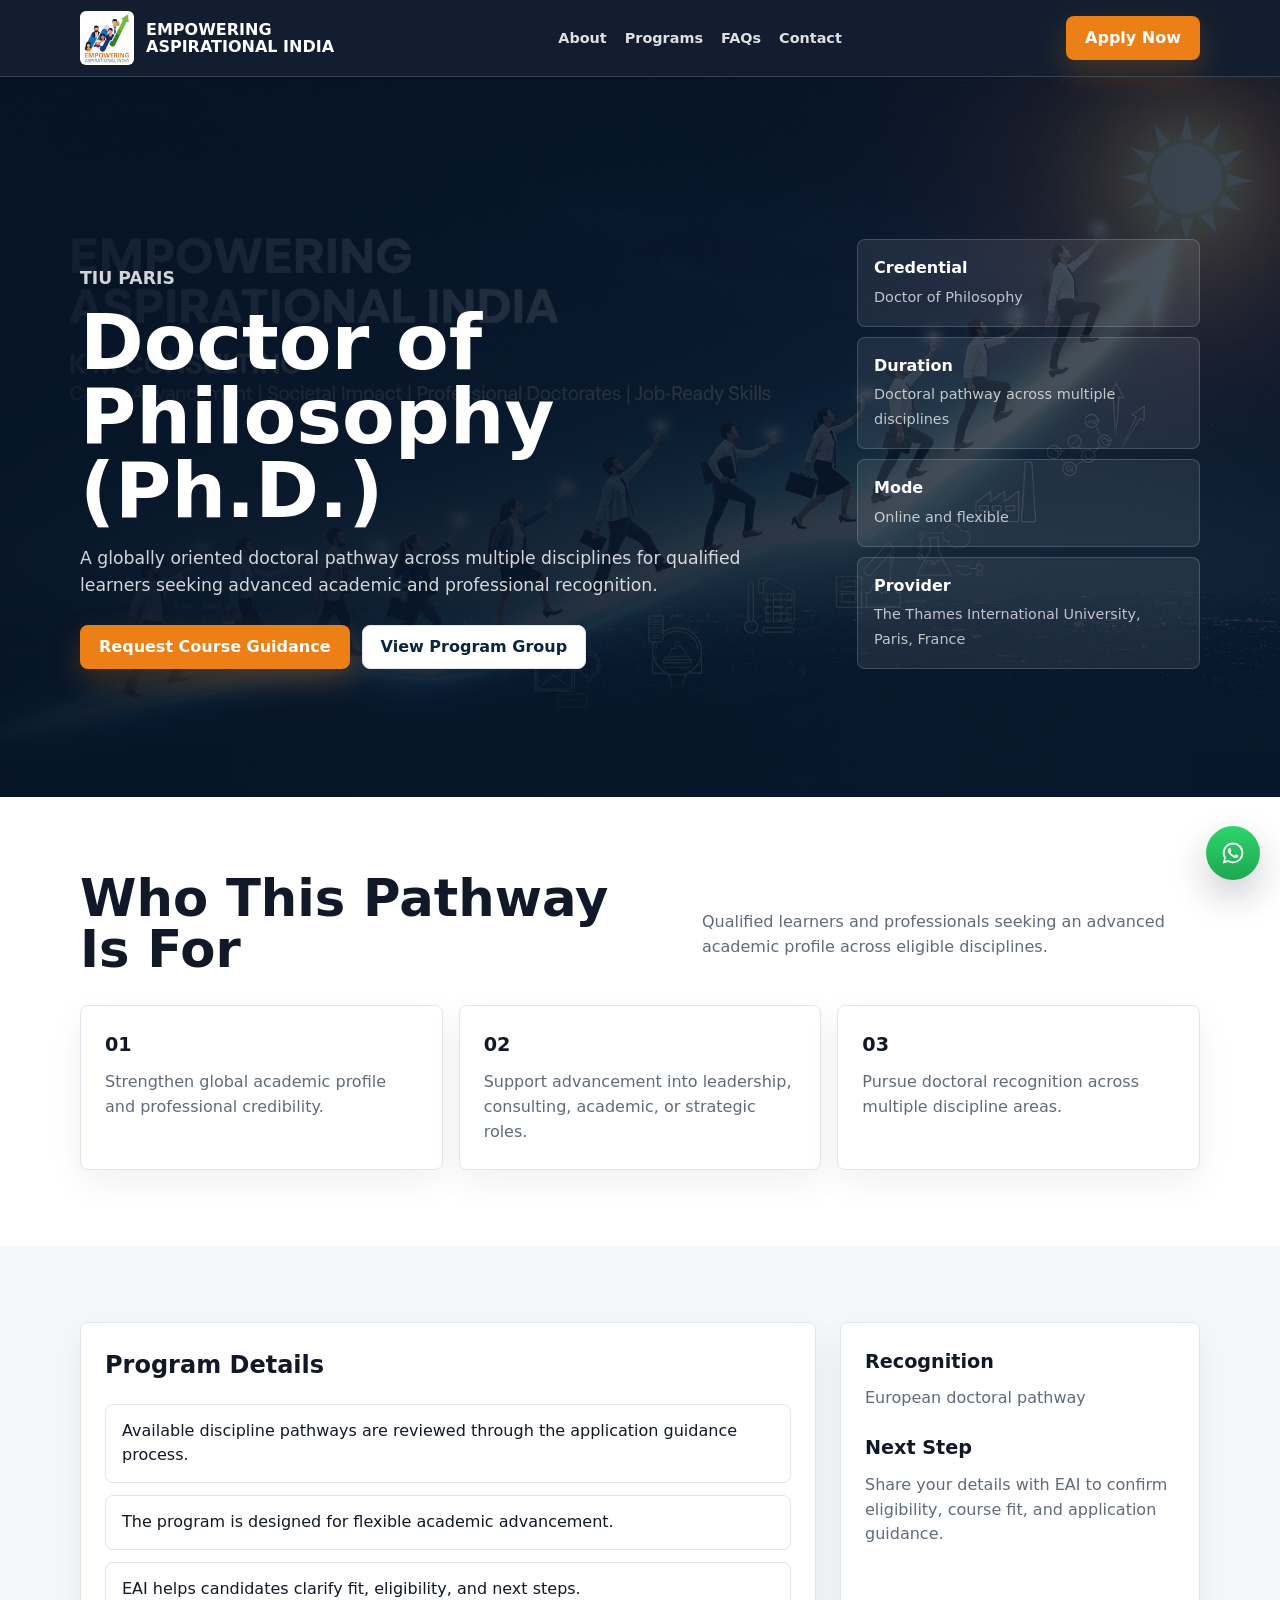
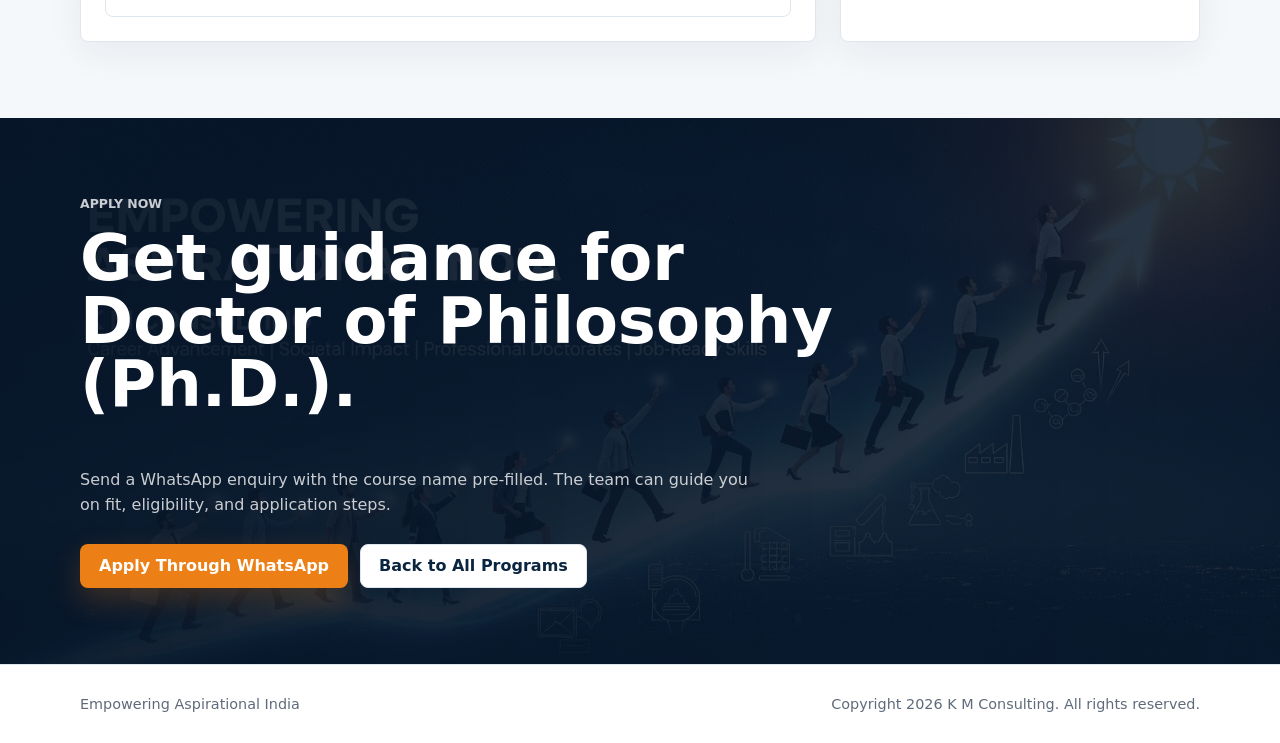
<file: doctoral-programs/phd/index.html>
<!doctype html>
<html lang="en">
  <head>
    <meta charset="utf-8" />
    <meta name="viewport" content="width=device-width, initial-scale=1" />
    <title>Doctor of Philosophy (Ph.D.) | Empowering Aspirational India</title>
    <meta name="description" content="Explore the online Doctor of Philosophy pathway across multiple disciplines through Empowering Aspirational India." />
    <meta name="robots" content="index, follow, max-image-preview:large, max-snippet:-1, max-video-preview:-1" />
    <meta name="googlebot" content="index, follow, max-image-preview:large, max-snippet:-1, max-video-preview:-1" />
    <meta name="author" content="K M Consulting" />
    <meta name="publisher" content="Empowering Aspirational India" />
    <meta name="keywords" content="Doctor of Philosophy (Ph.D.), Doctor of Philosophy, Doctor of Philosophy India, Empowering Aspirational India, EAI, online programs India, The Thames International University, Paris, France" />
    <meta name="theme-color" content="#0a2540" />
    <meta name="application-name" content="Empowering Aspirational India" />
    <link rel="canonical" href="https://www.eaiorg.in/doctoral-programs/phd/" />
    <link rel="alternate" hreflang="en-IN" href="https://www.eaiorg.in/doctoral-programs/phd/" />
    <link rel="alternate" hreflang="x-default" href="https://www.eaiorg.in/doctoral-programs/phd/" />
    <link rel="icon" href="../../assets/logo.jpeg" />
    <link rel="stylesheet" href="../../assets/course-page.css" />
    <meta property="og:type" content="article" />
    <meta property="og:site_name" content="Empowering Aspirational India" />
    <meta property="og:locale" content="en_IN" />
    <meta property="og:title" content="Doctor of Philosophy (Ph.D.) | Empowering Aspirational India" />
    <meta property="og:description" content="Explore the online Doctor of Philosophy pathway across multiple disciplines through Empowering Aspirational India." />
    <meta property="og:url" content="https://www.eaiorg.in/doctoral-programs/phd/" />
    <meta property="og:image" content="https://www.eaiorg.in/assets/hero.jpeg" />
    <meta property="og:image:secure_url" content="https://www.eaiorg.in/assets/hero.jpeg" />
    <meta property="og:image:type" content="image/jpeg" />
    <meta property="og:image:alt" content="Doctor of Philosophy (Ph.D.) at Empowering Aspirational India" />
    <meta name="twitter:card" content="summary_large_image" />
    <meta name="twitter:title" content="Doctor of Philosophy (Ph.D.) | Empowering Aspirational India" />
    <meta name="twitter:description" content="Explore the online Doctor of Philosophy pathway across multiple disciplines through Empowering Aspirational India." />
    <meta name="twitter:image" content="https://www.eaiorg.in/assets/hero.jpeg" />
    <meta name="twitter:image:alt" content="Doctor of Philosophy (Ph.D.) at Empowering Aspirational India" />
    <script type="application/ld+json">{
  "@context": "https://schema.org",
  "@graph": [
    {
      "@type": "EducationalOrganization",
      "@id": "https://www.eaiorg.in/#organization",
      "name": "Empowering Aspirational India",
      "alternateName": "EAI",
      "url": "https://www.eaiorg.in/",
      "logo": "https://www.eaiorg.in/assets/logo.jpeg",
      "image": "https://www.eaiorg.in/assets/hero.jpeg",
      "email": "reachus@eaiorg.in",
      "telephone": "+91 97477 35355",
      "areaServed": {
        "@type": "Country",
        "name": "India"
      },
      "sameAs": [
        "https://www.facebook.com/EAIORGIN/",
        "https://www.instagram.com/eaiorgin/"
      ]
    },
    {
      "@type": "Course",
      "@id": "https://www.eaiorg.in/doctoral-programs/phd/",
      "url": "https://www.eaiorg.in/doctoral-programs/phd/",
      "name": "Doctor of Philosophy (Ph.D.)",
      "description": "Explore the online Doctor of Philosophy pathway across multiple disciplines through Empowering Aspirational India.",
      "inLanguage": "en-IN",
      "courseMode": "Online and flexible",
      "educationalCredentialAwarded": "Doctor of Philosophy",
      "provider": {
        "@type": "Organization",
        "name": "The Thames International University, Paris, France",
        "url": "https://www.eaiorg.in/#doctoral"
      },
      "offers": {
        "@type": "Offer",
        "availability": "https://schema.org/InStock",
        "category": "Education",
        "url": "https://www.eaiorg.in/doctoral-programs/phd/"
      }
    },
    {
      "@type": "WebPage",
      "@id": "https://www.eaiorg.in/doctoral-programs/phd/#webpage",
      "url": "https://www.eaiorg.in/doctoral-programs/phd/",
      "name": "Doctor of Philosophy (Ph.D.) | Empowering Aspirational India",
      "description": "Explore the online Doctor of Philosophy pathway across multiple disciplines through Empowering Aspirational India.",
      "inLanguage": "en-IN",
      "isPartOf": {
        "@type": "WebSite",
        "@id": "https://www.eaiorg.in/#website",
        "name": "Empowering Aspirational India",
        "url": "https://www.eaiorg.in/"
      },
      "about": {
        "@id": "https://www.eaiorg.in/doctoral-programs/phd/"
      },
      "publisher": {
        "@id": "https://www.eaiorg.in/#organization"
      },
      "primaryImageOfPage": {
        "@type": "ImageObject",
        "url": "https://www.eaiorg.in/assets/hero.jpeg"
      }
    },
    {
      "@type": "BreadcrumbList",
      "@id": "https://www.eaiorg.in/doctoral-programs/phd/#breadcrumb",
      "itemListElement": [
        {
          "@type": "ListItem",
          "position": 1,
          "name": "Home",
          "item": "https://www.eaiorg.in/"
        },
        {
          "@type": "ListItem",
          "position": 2,
          "name": "Doctoral Programs",
          "item": "https://www.eaiorg.in/#doctoral"
        },
        {
          "@type": "ListItem",
          "position": 3,
          "name": "Doctor of Philosophy (Ph.D.)",
          "item": "https://www.eaiorg.in/doctoral-programs/phd/"
        }
      ]
    }
  ]
}</script>
  </head>
  <body>
    <header class="site-header">
      <nav class="nav" aria-label="Main navigation">
        <a class="brand" href="../../">
          <img src="../../assets/logo.jpeg" width="54" height="54" alt="Empowering Aspirational India logo" />
          <span>Empowering<br />Aspirational India</span>
        </a>
        <div class="nav-links">
          <a href="../../#about">About</a>
          <a href="../../#programs">Programs</a>
          <a href="../../#faqs">FAQs</a>
          <a href="../../#contact">Contact</a>
        </div>
        <a class="button primary" href="https://wa.me/919747735355?text=Hello%20Empowering%20Aspirational%20India%2C%0A%0AI%20would%20like%20to%20know%20more%20about%20Doctor%20of%20Philosophy%20(Ph.D.).">Apply Now</a>
      </nav>
    </header>

    <main>
      <section class="hero">
        <div class="hero-inner">
          <div>
            <p class="eyebrow">TIU Paris</p>
            <h1>Doctor of Philosophy (Ph.D.)</h1>
            <p>A globally oriented doctoral pathway across multiple disciplines for qualified learners seeking advanced academic and professional recognition.</p>
            <div class="hero-actions">
              <a class="button primary" href="https://wa.me/919747735355?text=Hello%20Empowering%20Aspirational%20India%2C%0A%0AI%20would%20like%20to%20know%20more%20about%20Doctor%20of%20Philosophy%20(Ph.D.).">Request Course Guidance</a>
              <a class="button secondary" href="https://www.eaiorg.in/#doctoral">View Program Group</a>
            </div>
          </div>
          <aside class="facts" aria-label="Course facts">
            <div class="fact">
              <strong>Credential</strong>
              <span>Doctor of Philosophy</span>
            </div>
            <div class="fact">
              <strong>Duration</strong>
              <span>Doctoral pathway across multiple disciplines</span>
            </div>
            <div class="fact">
              <strong>Mode</strong>
              <span>Online and flexible</span>
            </div>
            <div class="fact">
              <strong>Provider</strong>
              <span>The Thames International University, Paris, France</span>
            </div>
          </aside>
        </div>
      </section>

      <section>
        <div class="container">
          <div class="section-head">
            <h2>Who This Pathway Is For</h2>
            <p>Qualified learners and professionals seeking an advanced academic profile across eligible disciplines.</p>
          </div>
          <div class="detail-grid">
            <article class="panel">
              <h3>01</h3>
              <p>Strengthen global academic profile and professional credibility.</p>
            </article>
            <article class="panel">
              <h3>02</h3>
              <p>Support advancement into leadership, consulting, academic, or strategic roles.</p>
            </article>
            <article class="panel">
              <h3>03</h3>
              <p>Pursue doctoral recognition across multiple discipline areas.</p>
            </article>
          </div>
        </div>
      </section>

      <section class="info-band">
        <div class="container split">
          <div class="panel">
            <h2>Program Details</h2>
            <ul class="list">
              <li>Available discipline pathways are reviewed through the application guidance process.</li>
              <li>The program is designed for flexible academic advancement.</li>
              <li>EAI helps candidates clarify fit, eligibility, and next steps.</li>
            </ul>
          </div>
          <aside class="panel">
            <h3>Recognition</h3>
            <p>European doctoral pathway</p>
            <h3 style="margin-top: 22px;">Next Step</h3>
            <p>Share your details with EAI to confirm eligibility, course fit, and application guidance.</p>
          </aside>
        </div>
      </section>

      <section class="cta">
        <div class="container">
          <p class="eyebrow">Apply Now</p>
          <h2>Get guidance for Doctor of Philosophy (Ph.D.).</h2>
          <p>Send a WhatsApp enquiry with the course name pre-filled. The team can guide you on fit, eligibility, and application steps.</p>
          <div class="hero-actions">
            <a class="button primary" href="https://wa.me/919747735355?text=Hello%20Empowering%20Aspirational%20India%2C%0A%0AI%20would%20like%20to%20know%20more%20about%20Doctor%20of%20Philosophy%20(Ph.D.).">Apply Through WhatsApp</a>
            <a class="button secondary" href="../../#programs">Back to All Programs</a>
          </div>
        </div>
      </section>
    </main>

    <a class="whatsapp-widget" href="https://wa.me/919747735355?text=Hello%20Empowering%20Aspirational%20India%2C%0A%0AI%20would%20like%20to%20know%20more%20about%20Doctor%20of%20Philosophy%20(Ph.D.)." aria-label="Chat on WhatsApp">
      <svg viewBox="0 0 32 32" aria-hidden="true">
        <path d="M16.04 3.2A12.63 12.63 0 0 0 5.18 22.3L3.4 28.8l6.66-1.75a12.58 12.58 0 0 0 5.98 1.52h.01A12.69 12.69 0 0 0 28.8 15.94 12.69 12.69 0 0 0 16.04 3.2Zm0 23.22h-.01a10.48 10.48 0 0 1-5.34-1.46l-.38-.23-3.95 1.04 1.05-3.85-.25-.4a10.45 10.45 0 1 1 8.88 4.9Zm5.74-7.82c-.31-.16-1.86-.92-2.15-1.02-.29-.11-.5-.16-.71.16-.21.31-.81 1.02-.99 1.23-.18.21-.37.24-.68.08-.31-.16-1.33-.49-2.53-1.56-.94-.84-1.57-1.87-1.75-2.18-.18-.31-.02-.48.14-.64.14-.14.31-.37.47-.55.16-.18.21-.31.31-.52.1-.21.05-.39-.03-.55-.08-.16-.71-1.71-.97-2.34-.26-.62-.52-.53-.71-.54h-.61c-.21 0-.55.08-.84.39-.29.31-1.1 1.08-1.1 2.63 0 1.55 1.13 3.05 1.29 3.26.16.21 2.23 3.4 5.4 4.77.75.32 1.34.52 1.8.66.76.24 1.45.21 1.99.13.61-.09 1.86-.76 2.12-1.5.26-.73.26-1.36.18-1.5-.08-.13-.29-.21-.6-.37Z" />
      </svg>
    </a>

    <footer class="footer">
      <div class="footer-inner">
        <span>Empowering Aspirational India</span>
        <span>Copyright 2026 K M Consulting. All rights reserved.</span>
      </div>
    </footer>
  </body>
</html>
</file>
<file: assets/course-page.css>
:root {
  --ink: #111827;
  --muted: #5f6b7a;
  --line: #dfe6ee;
  --paper: #ffffff;
  --mist: #f5f8fb;
  --navy: #0a2540;
  --blue: #1268b3;
  --green: #143622;
  --orange: #ec7f16;
  --radius: 8px;
  --shadow: 0 18px 60px rgba(17, 24, 39, 0.12);
}

* {
  box-sizing: border-box;
}

html {
  scroll-behavior: smooth;
}

body {
  margin: 0;
  color: var(--ink);
  background: var(--paper);
  font-family:
    Inter, ui-sans-serif, system-ui, -apple-system, BlinkMacSystemFont,
    "Segoe UI", sans-serif;
  line-height: 1.55;
}

a {
  color: inherit;
  text-decoration: none;
}

img {
  display: block;
  max-width: 100%;
}

.site-header {
  position: sticky;
  top: 0;
  z-index: 30;
  border-bottom: 1px solid rgba(255, 255, 255, 0.16);
  background: rgba(4, 16, 34, 0.94);
  backdrop-filter: blur(18px);
}

.nav {
  width: min(1120px, calc(100% - 32px));
  min-height: 76px;
  margin: 0 auto;
  display: flex;
  align-items: center;
  justify-content: space-between;
  gap: 20px;
}

.brand {
  display: flex;
  align-items: center;
  gap: 12px;
  color: #fff;
  font-weight: 850;
  text-transform: uppercase;
  line-height: 1.08;
}

.brand img {
  width: 54px;
  height: 54px;
  border-radius: 6px;
  object-fit: cover;
  background: #fff;
}

.nav-links {
  display: flex;
  align-items: center;
  gap: 18px;
  color: rgba(255, 255, 255, 0.86);
  font-size: 0.9rem;
  font-weight: 750;
}

.nav-links a:hover {
  color: #fff;
}

.button {
  display: inline-flex;
  align-items: center;
  justify-content: center;
  min-height: 44px;
  padding: 0 18px;
  border: 1px solid transparent;
  border-radius: 8px;
  font-weight: 850;
  transition:
    transform 220ms ease,
    box-shadow 220ms ease,
    background 220ms ease;
}

.button:hover {
  transform: translateY(-2px);
}

.button.primary {
  color: #fff;
  background: var(--orange);
  box-shadow: 0 12px 30px rgba(236, 127, 22, 0.24);
}

.button.secondary {
  color: var(--navy);
  border-color: var(--line);
  background: #fff;
}

.hero {
  color: #fff;
  background:
    linear-gradient(90deg, rgba(6, 20, 38, 0.96), rgba(6, 20, 38, 0.78)),
    url("hero.jpeg") center / cover no-repeat;
}

.hero-inner {
  width: min(1120px, calc(100% - 32px));
  min-height: 540px;
  margin: 0 auto;
  display: grid;
  grid-template-columns: minmax(0, 0.9fr) minmax(280px, 0.42fr);
  gap: 42px;
  align-items: end;
  padding: 86px 0 52px;
}

.eyebrow {
  margin: 0 0 14px;
  color: var(--orange);
  font-size: 0.78rem;
  font-weight: 900;
  text-transform: uppercase;
}

h1,
h2,
h3,
p {
  margin-top: 0;
}

h1 {
  margin-bottom: 18px;
  font-size: clamp(2.7rem, 6vw, 5.6rem);
  line-height: 0.96;
  letter-spacing: 0;
}

.hero p {
  color: rgba(255, 255, 255, 0.82);
  font-size: 1.08rem;
}

.hero-actions {
  display: flex;
  flex-wrap: wrap;
  gap: 12px;
  margin-top: 26px;
}

.facts {
  display: grid;
  gap: 10px;
}

.fact {
  padding: 16px;
  border: 1px solid rgba(255, 255, 255, 0.16);
  border-radius: var(--radius);
  background: rgba(255, 255, 255, 0.08);
}

.fact strong {
  display: block;
  margin-bottom: 4px;
  color: #fff;
}

.fact span {
  color: rgba(255, 255, 255, 0.72);
  font-size: 0.9rem;
}

section {
  padding: 76px 0;
}

.container {
  width: min(1120px, calc(100% - 32px));
  margin: 0 auto;
}

.section-head {
  display: grid;
  grid-template-columns: minmax(0, 0.8fr) minmax(280px, 0.68fr);
  gap: 36px;
  align-items: end;
  margin-bottom: 30px;
}

.section-head h2 {
  margin-bottom: 0;
  font-size: clamp(2rem, 4vw, 3.8rem);
  line-height: 1;
}

.section-head p,
.lead {
  color: var(--muted);
}

.detail-grid {
  display: grid;
  grid-template-columns: repeat(3, minmax(0, 1fr));
  gap: 16px;
}

.panel {
  padding: 24px;
  border: 1px solid var(--line);
  border-radius: var(--radius);
  background: #fff;
  box-shadow: 0 12px 36px rgba(17, 24, 39, 0.06);
}

.panel h3 {
  margin-bottom: 10px;
  font-size: 1.2rem;
}

.panel p {
  color: var(--muted);
  margin-bottom: 0;
}

.info-band {
  background: var(--mist);
}

.split {
  display: grid;
  grid-template-columns: minmax(0, 1fr) 360px;
  gap: 24px;
}

.list {
  display: grid;
  gap: 12px;
  padding: 0;
  margin: 0;
  list-style: none;
}

.list li {
  padding: 14px 16px;
  border: 1px solid var(--line);
  border-radius: var(--radius);
  background: #fff;
}

.cta {
  color: #fff;
  background:
    linear-gradient(90deg, rgba(7, 22, 41, 0.96), rgba(7, 22, 41, 0.86)),
    url("hero.jpeg") center / cover no-repeat;
}

.cta h2 {
  max-width: 760px;
  font-size: clamp(2.2rem, 5vw, 4.8rem);
  line-height: 0.98;
}

.cta p {
  max-width: 680px;
  color: rgba(255, 255, 255, 0.78);
}

.footer {
  padding: 28px 0;
  border-top: 1px solid var(--line);
}

.footer-inner {
  width: min(1120px, calc(100% - 32px));
  margin: 0 auto;
  display: flex;
  align-items: center;
  justify-content: space-between;
  gap: 18px;
  color: var(--muted);
  font-size: 0.9rem;
}

.whatsapp-widget {
  position: fixed;
  right: 20px;
  bottom: 20px;
  z-index: 40;
  display: grid;
  place-items: center;
  width: 54px;
  height: 54px;
  border-radius: 999px;
  color: #fff;
  background: linear-gradient(180deg, rgba(37, 211, 102, 0.96), rgba(22, 163, 74, 0.96));
  box-shadow: 0 16px 36px rgba(16, 24, 40, 0.22);
}

.whatsapp-widget svg {
  width: 26px;
  height: 26px;
  fill: currentColor;
}

@media (max-width: 900px) {
  .nav-links {
    display: none;
  }

  .hero-inner,
  .section-head,
  .split {
    grid-template-columns: 1fr;
  }

  .detail-grid {
    grid-template-columns: repeat(2, minmax(0, 1fr));
  }
}

@media (max-width: 640px) {
  .brand span {
    font-size: 0.78rem;
  }

  .hero-inner {
    min-height: auto;
    padding: 62px 0 38px;
  }

  h1 {
    font-size: 2.55rem;
  }

  section {
    padding: 54px 0;
  }

  .detail-grid {
    grid-template-columns: 1fr;
  }

  .footer-inner {
    align-items: flex-start;
    flex-direction: column;
  }
}
</file>
